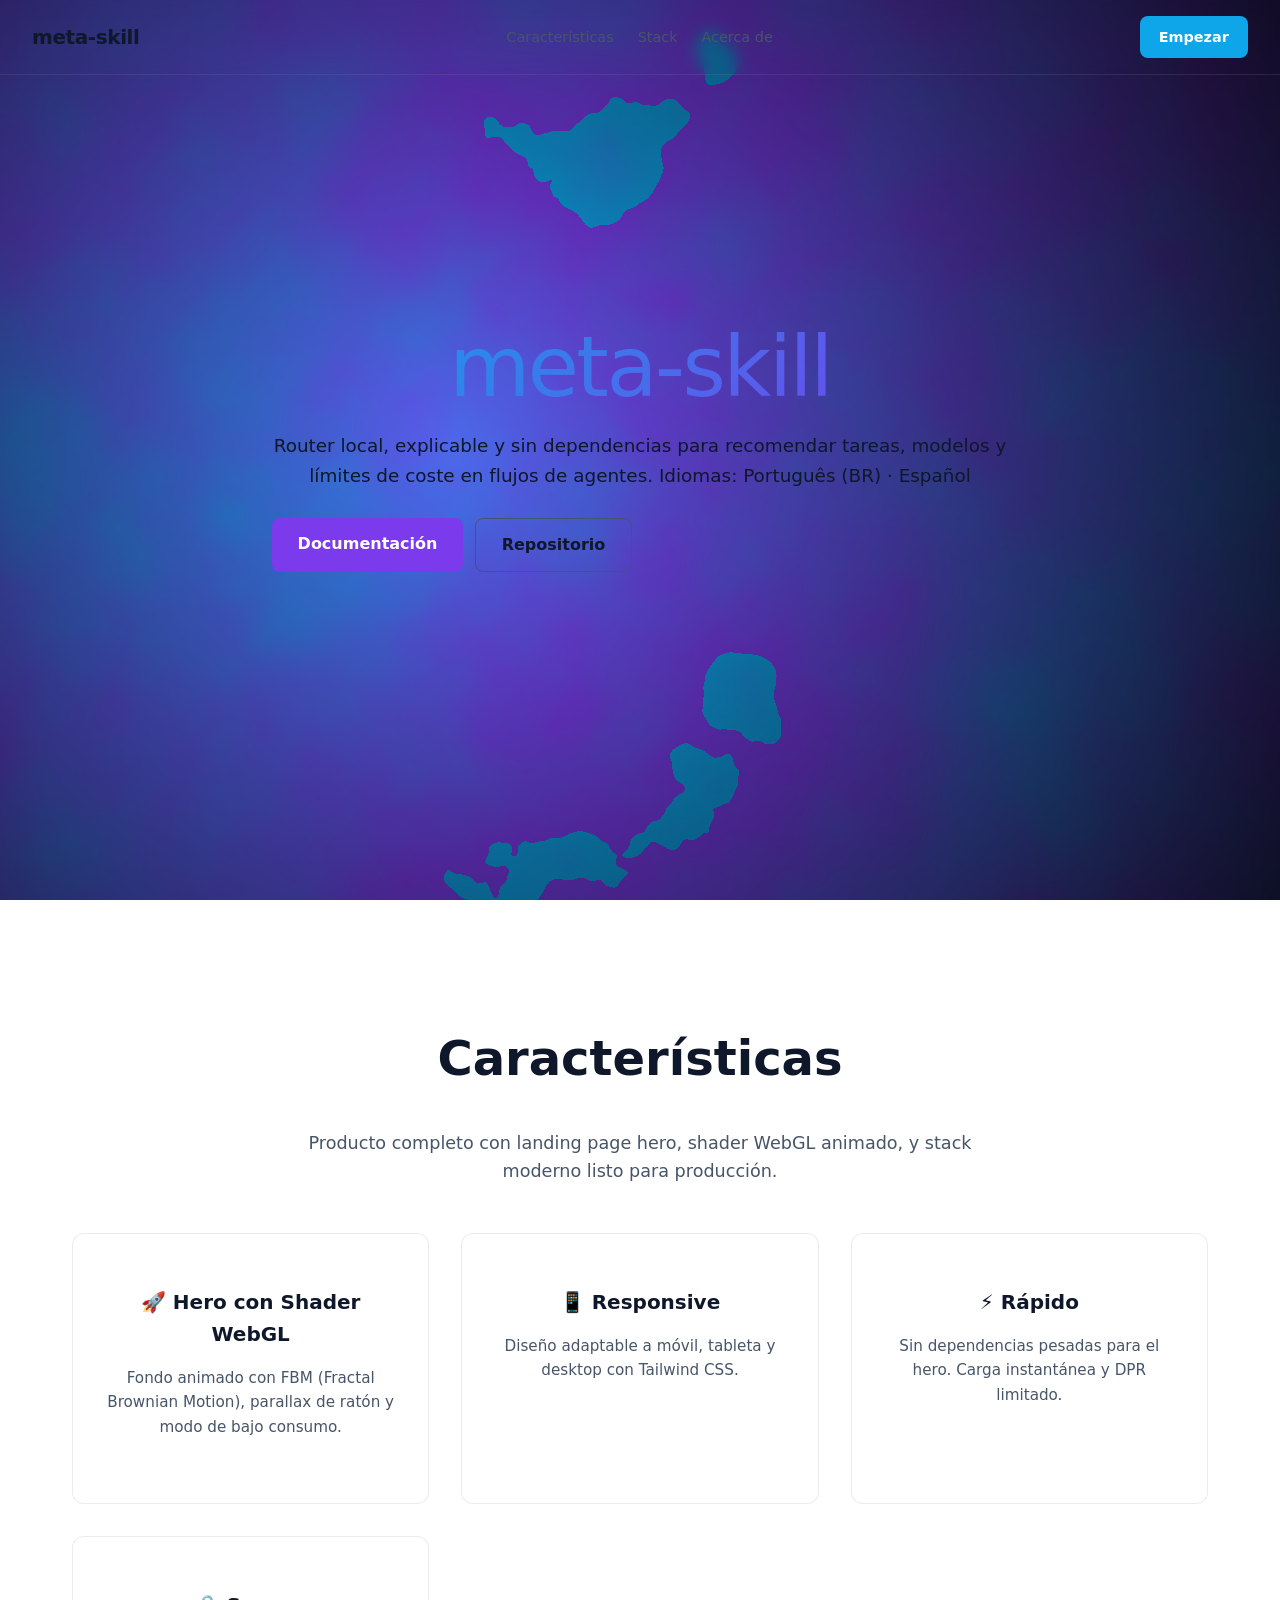
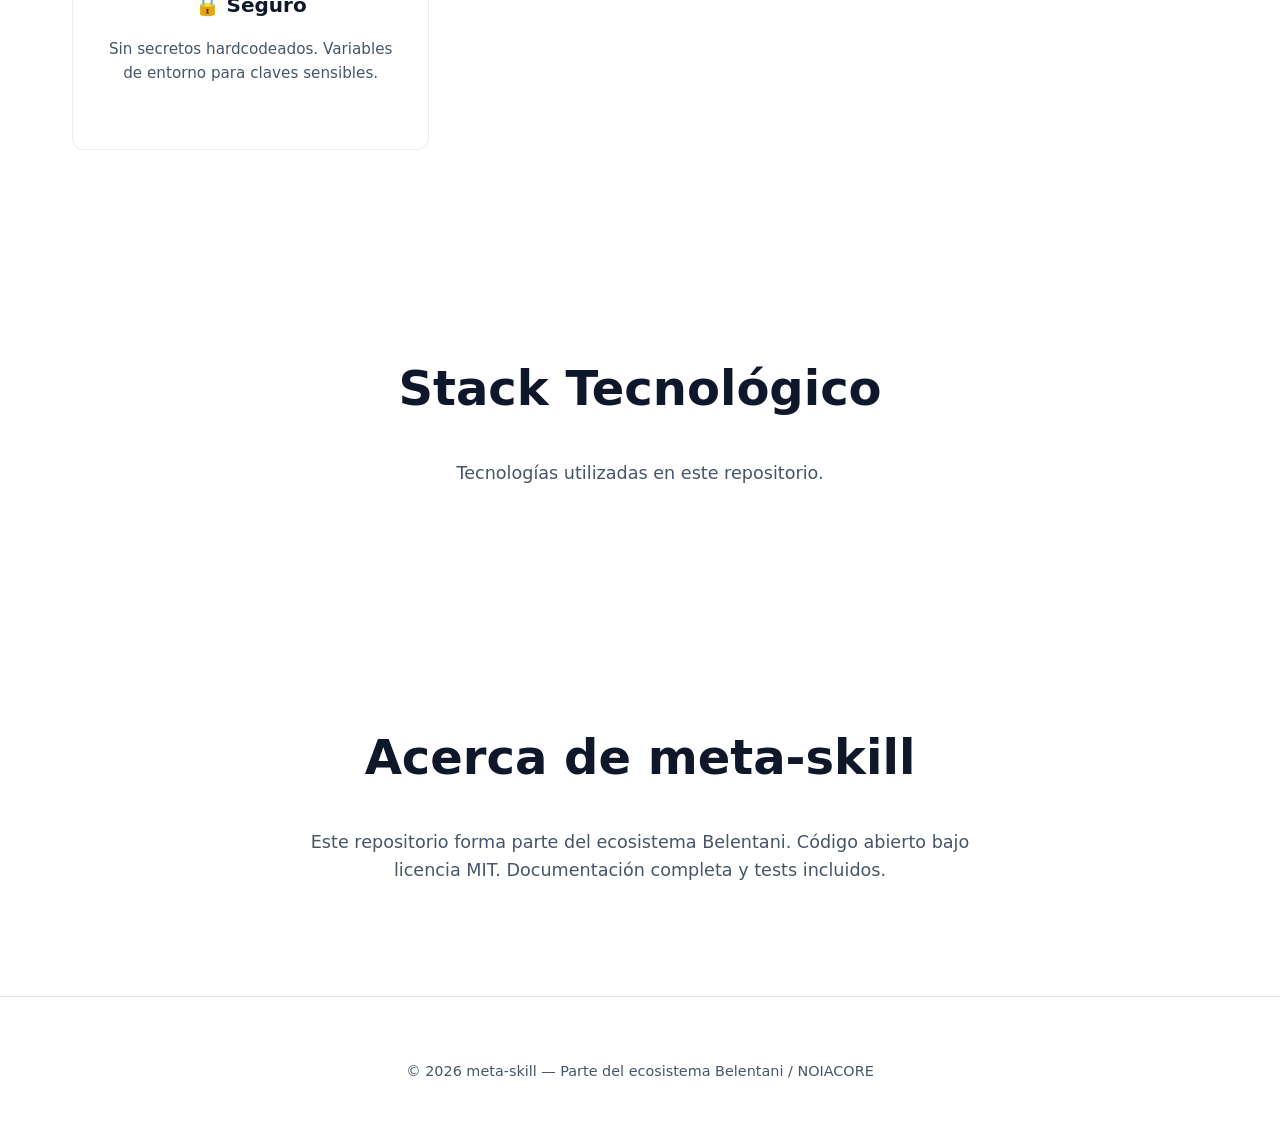
<file: index.html>
<!DOCTYPE html>
<html dir="ltr" lang="es">
<head>
  <meta charset="UTF-8">
  <meta name="viewport" content="width=device-width, initial-scale=1.0">
  <title>meta-skill · Meta-Skill · meta-herramienta para crear skills</title>
  <meta name="description" content="meta-skill Repositorio meta-skill — parte del ecosistema Belentani.. Información, recursos y contacto en un solo sitio, sin registro.">
  <link rel="stylesheet" href="hero.css">
  <meta name="theme-color" content="#0ea5e9">
  <link rel="manifest" href="/manifest.webmanifest">
  <script defer src="hero.js"></script>

<!-- repo-forge:head -->

<meta property="og:type" content="website">
<meta property="og:title" content="meta-skill — Repositorio meta-skill — parte del ecosistema Belentani">
<meta property="og:description" content="Una herramienta que se puede auditar: dice qué hace, lo hace, y deja rastro de lo que hizo.">
<meta property="og:image" content="brand/og-image.svg">
<meta name="twitter:card" content="summary_large_image">
<link rel="icon" href="assets/favicon.svg" type="image/svg+xml">
<link rel="stylesheet" href="assets/a11y.css">
<style id="hero-canvas-fit">
.hero-canvas{position:relative;width:100%;min-height:clamp(260px,52vh,640px);overflow:hidden}
.hero-canvas>canvas#hero-canvas{position:absolute;inset:0;width:100%;height:100%;display:block}
</style>
<meta name="color-scheme" content="light dark">
<meta name="robots" content="index,follow">
<meta property="og:locale" content="es_ES">
<meta name="twitter:title" content="meta-skill · Meta-Skill · meta-herramienta para crear skills">
<meta name="referrer" content="strict-origin-when-cross-origin">
<meta name="format-detection" content="telephone=no">
<meta name="apple-mobile-web-app-capable" content="yes">
</head>
<body>
<main>

  <nav class="nav" aria-label="Principal">
    <a href="#" class="logo">meta-skill</a>
    <ul class="nav-links">
      <li><a href="#features">Características</a></li>
      <li><a href="#stack">Stack</a></li>
      <li><a href="#about">Acerca de</a></li>
    </ul>
    <a href="#" class="cta">Empezar</a>
  </nav>

  <section class="hero">
    <div class="hero-canvas-wrapper">
      <canvas id="hero-canvas" aria-hidden="true" style="width:100%;height:100%;display:block"></canvas>
    </div>
    <div class="hero-overlay" id="react-hero">
      <h1>meta-skill</h1>
      <p>Repositorio meta-skill — parte del ecosistema Belentani</p>
      <div class="hero-actions">
        <a href="#features" class="btn-primary">Ver características</a>
        <a href="#stack" class="btn-secondary">Ver stack</a>
      </div>
    </div>
  </section>

  <section class="section" id="features">
    <h2>Características</h2>
    <p>Producto completo con landing page hero, shader WebGL animado, y stack moderno listo para producción.</p>
    <div class="grid">
      <div class="card">
        <h3>🚀 Hero con Shader WebGL</h3>
        <p>Fondo animado con FBM (Fractal Brownian Motion), parallax de ratón y modo de bajo consumo.</p>
      </div>
      <div class="card">
        <h3>📱 Responsive</h3>
        <p>Diseño adaptable a móvil, tableta y desktop con Tailwind CSS.</p>
      </div>
      <div class="card">
        <h3>⚡ Rápido</h3>
        <p>Sin dependencias pesadas para el hero. Carga instantánea y DPR limitado.</p>
      </div>
      <div class="card">
        <h3>🔒 Seguro</h3>
        <p>Sin secretos hardcodeados. Variables de entorno para claves sensibles.</p>
      </div>
    </div>
  </section>

  <section class="section" id="stack">
    <h2>Stack Tecnológico</h2>
    <p>Tecnologías utilizadas en este repositorio.</p>
    <ul class="stack-list">
      
    </ul>
  </section>

  <section class="section" id="about">
    <h2>Acerca de meta-skill</h2>
    <p>Este repositorio forma parte del ecosistema Belentani. Código abierto bajo licencia MIT. Documentación completa y tests incluidos.</p>
  </section>

  </main>
<footer>
    <p>© 2026 meta-skill — Parte del ecosistema Belentani / NOIACORE</p>
  </footer>

  <script>
    document.addEventListener('DOMContentLoaded', function () {
      window.initHeroShader('hero-canvas', '#0ea5e9', '#7c3aed');
    });
  </script>
<!-- page-fix:1 -->
<script type="application/json" id="hero-data">
{
  "eyebrow": "",
  "title": "meta-skill",
  "subtitle": "Router local, explicable y sin dependencias para recomendar tareas, modelos y límites de coste en flujos de agentes. Idiomas: Português (BR) · Español",
  "install": "",
  "docsHref": "docs.html",
  "repoHref": "https://github.com/belentani7/meta-skill",
  "demoHref": "",
  "chips": []
}
</script>
<script src="site-hero.js" defer></script>
</body>
</html>
</file>
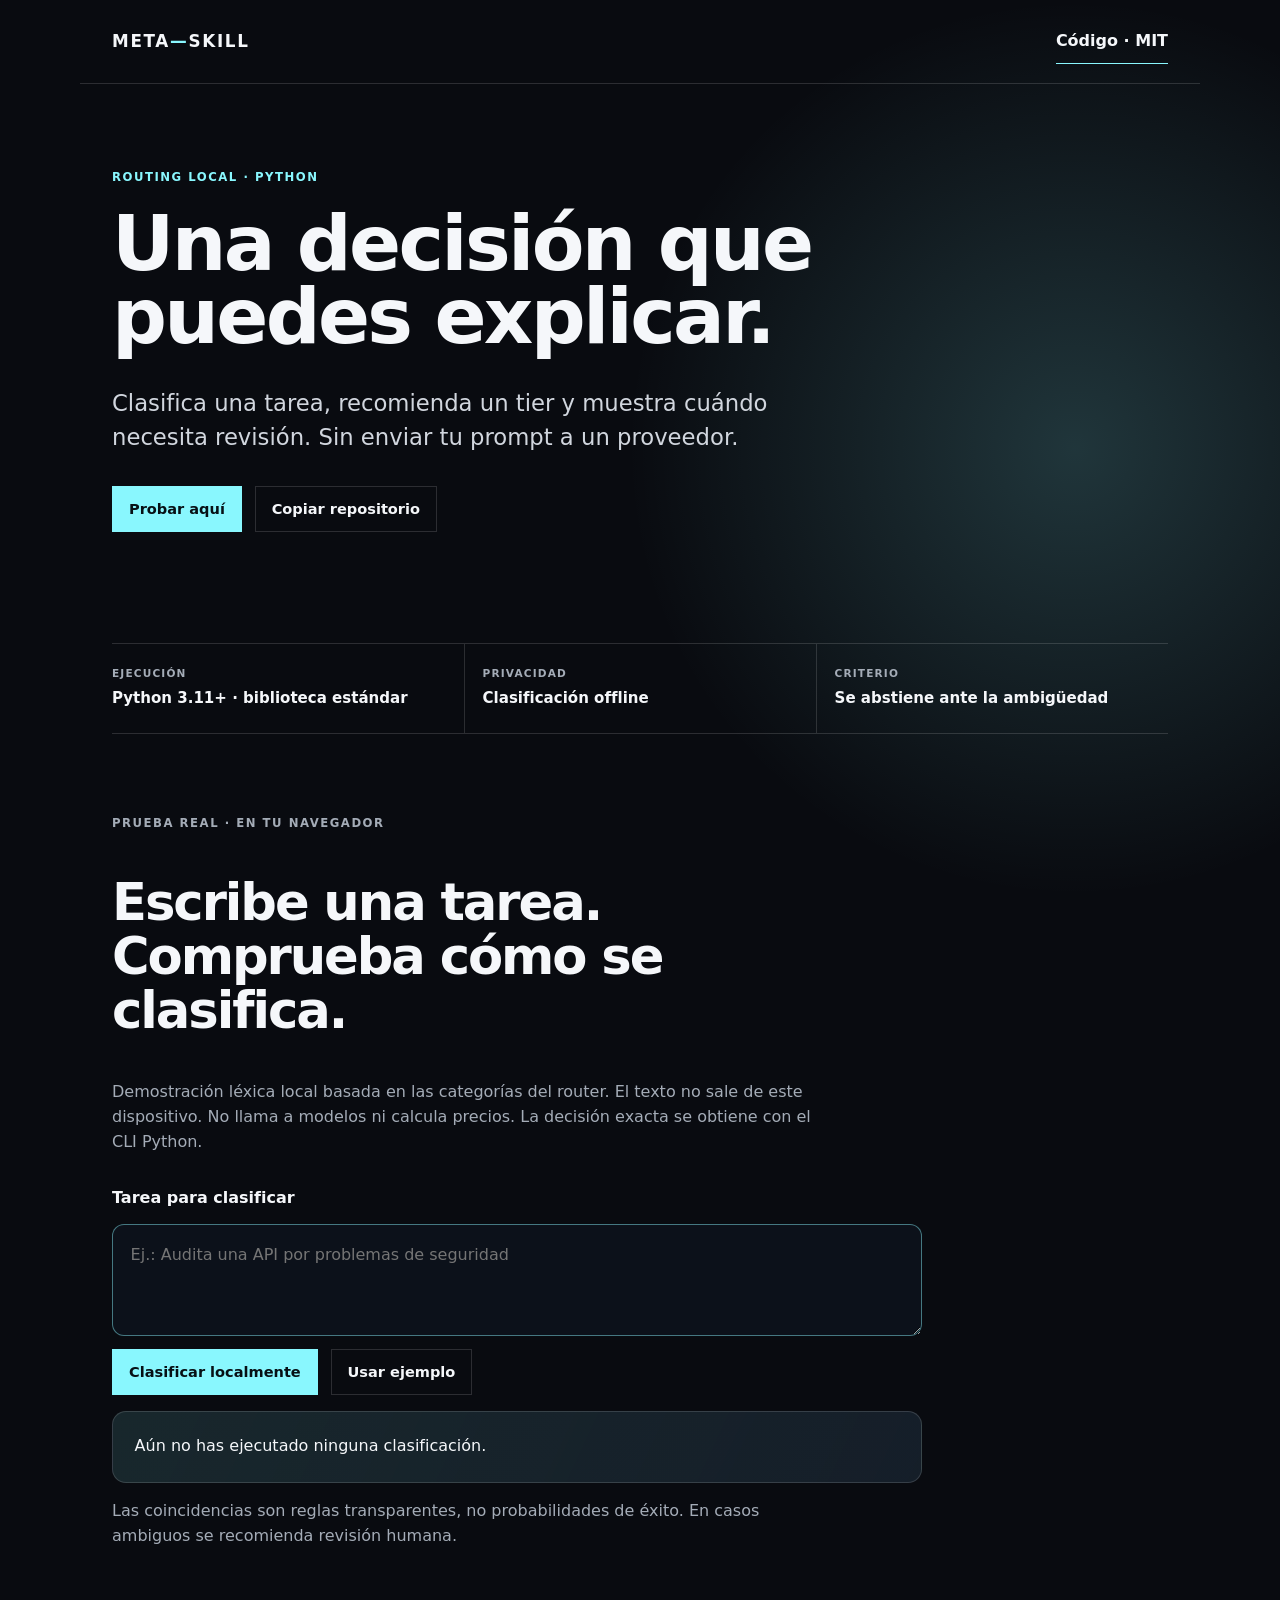
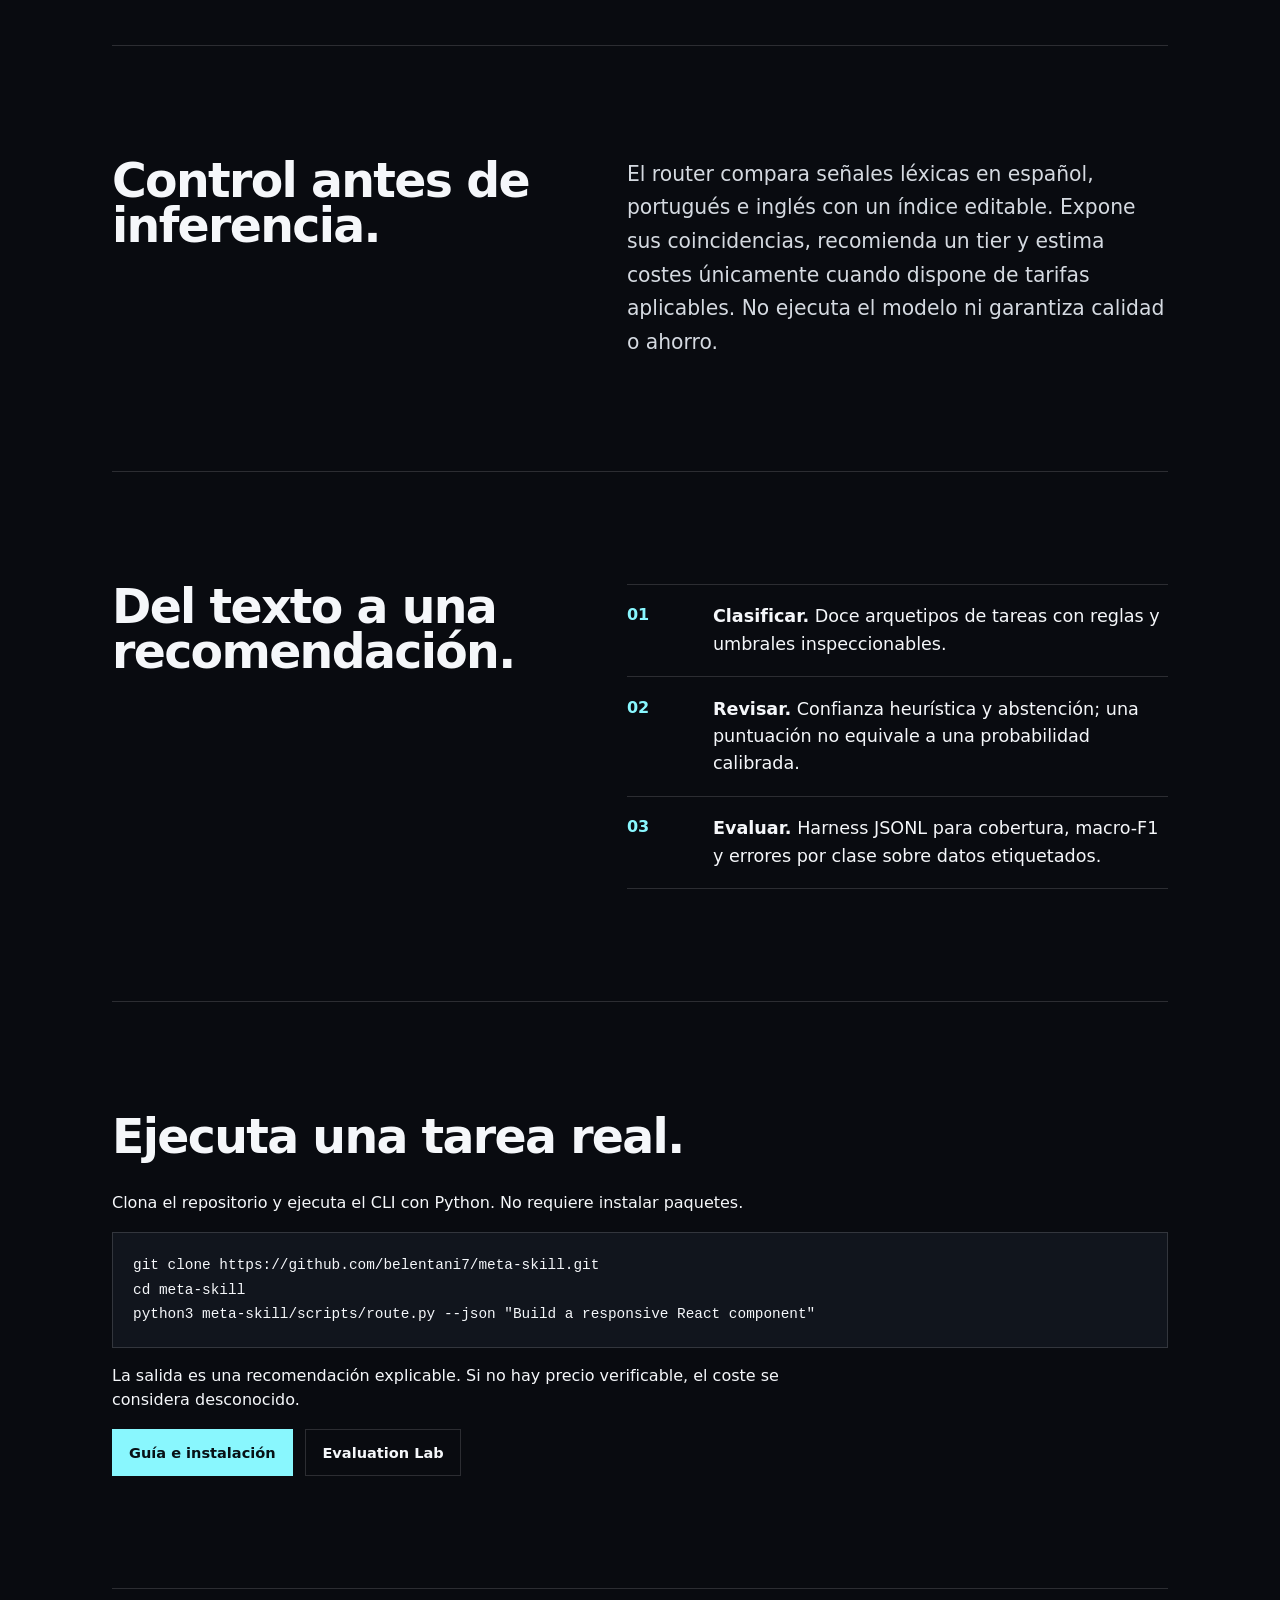
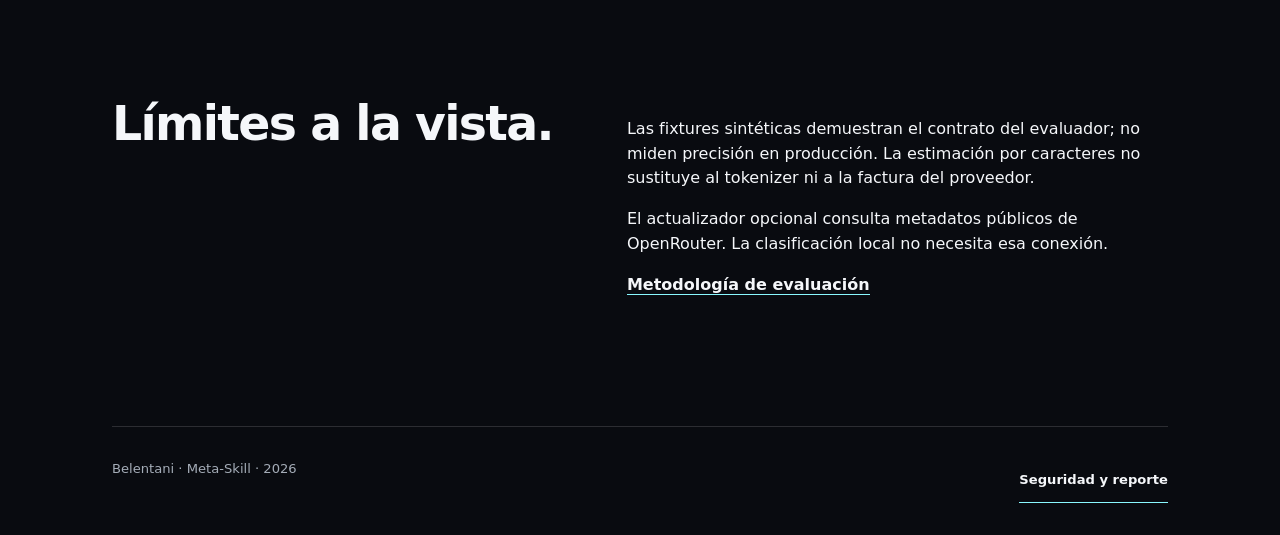
<file: docs/index.html>
<!doctype html>
<html dir="ltr" lang="es">
<head>
<meta charset="utf-8"><meta name="viewport" content="width=device-width, initial-scale=1">
<title>Meta-Skill · Routing local y evaluación explicable</title>
<meta name="description" content="Router local sin dependencias para recomendar tareas y modelos. Criterios explícitos, abstención y evaluación reproducible, sin enviar tu prompt a una API.">
<meta name="theme-color" content="#090b10">
<meta property="og:title" content="Meta-Skill · Routing local y evaluación explicable">
<meta property="og:description" content="Recomendaciones offline, incertidumbre visible y evaluación reproducible."><meta property="og:type" content="website">
<link rel="icon" href="favicon.svg" type="image/svg+xml"><link rel="stylesheet" href="site.css"><script defer src="site.js"></script>
<meta name="color-scheme" content="light dark">
<meta name="robots" content="index,follow">
<meta name="twitter:card" content="summary_large_image">
<meta property="og:locale" content="es_ES">
<meta name="twitter:title" content="Meta-Skill · Routing local y evaluación explicable">
<meta name="referrer" content="strict-origin-when-cross-origin">
<meta name="format-detection" content="telephone=no">
<meta name="apple-mobile-web-app-capable" content="yes">

  <link rel="canonical" href="https://github.com/belentani7/meta-skill/docs/index.html" />
<meta property="og:url" content="https://github.com/belentani7/meta-skill/docs/index.html" />
<meta name="twitter:description" content="Router local sin dependencias para recomendar tareas y modelos. Criterios explícitos, abstención y evaluación reproducible, sin enviar tu prompt a una API." />
</head>
<body>
<a class="skip-link" href="#main">Saltar al contenido</a>
<header class="site-header"><a class="brand" href="./">META<span>—</span>SKILL</a><a class="source-link" href="https://github.com/belentani7/meta-skill">Código · MIT</a></header>
<main id="main">
<section class="hero" aria-labelledby="title"><p class="eyebrow">ROUTING LOCAL · PYTHON</p><h1 id="title">Una decisión que puedes explicar.</h1><p class="lede">Clasifica una tarea, recomienda un tier y muestra cuándo necesita revisión. Sin enviar tu prompt a un proveedor.</p><div class="actions"><a class="button button-primary" href="#demo">Probar aquí</a><button class="button button-secondary" type="button" data-copy-url="https://github.com/belentani7/meta-skill">Copiar repositorio</button></div><p class="copy-status" role="status" aria-live="polite"></p></section>
<div class="facts" aria-label="Características"><div><span>EJECUCIÓN</span><strong>Python 3.11+ · biblioteca estándar</strong></div><div><span>PRIVACIDAD</span><strong>Clasificación offline</strong></div><div><span>CRITERIO</span><strong>Se abstiene ante la ambigüedad</strong></div></div>
<section class="route-lab" id="demo" aria-labelledby="demo-title">
  <p class="eyebrow">PRUEBA REAL · EN TU NAVEGADOR</p>
  <h2 id="demo-title">Escribe una tarea. Comprueba cómo se clasifica.</h2>
  <p>Demostración léxica local basada en las categorías del router. El texto no sale de este dispositivo. No llama a modelos ni calcula precios. La decisión exacta se obtiene con el CLI Python.</p>
  <form id="route-form">
    <label for="route-input">Tarea para clasificar</label>
    <textarea id="route-input" name="task" rows="3" maxlength="3000" required placeholder="Ej.: Audita una API por problemas de seguridad"></textarea>
    <div class="route-actions"><button class="button button-primary" type="submit">Clasificar localmente</button><button class="button button-secondary" id="route-example" type="button">Usar ejemplo</button></div>
  </form>
  <output id="route-output" role="status" aria-live="polite">Aún no has ejecutado ninguna clasificación.</output>
  <p class="route-note">Las coincidencias son reglas transparentes, no probabilidades de éxito. En casos ambiguos se recomienda revisión humana.</p>
</section>
<section class="overview" aria-labelledby="scope"><div class="section-heading"><h2 id="scope">Control antes de inferencia.</h2></div><p>El router compara señales léxicas en español, portugués e inglés con un índice editable. Expone sus coincidencias, recomienda un tier y estima costes únicamente cuando dispone de tarifas aplicables. No ejecuta el modelo ni garantiza calidad o ahorro.</p></section>
<section class="highlights" aria-labelledby="flow"><div class="section-heading"><h2 id="flow">Del texto a una recomendación.</h2></div><ol><li><span>01</span><p><strong>Clasificar.</strong> Doce arquetipos de tareas con reglas y umbrales inspeccionables.</p></li><li><span>02</span><p><strong>Revisar.</strong> Confianza heurística y abstención; una puntuación no equivale a una probabilidad calibrada.</p></li><li><span>03</span><p><strong>Evaluar.</strong> Harness JSONL para cobertura, macro-F1 y errores por clase sobre datos etiquetados.</p></li></ol></section>
<section class="next" id="start" aria-labelledby="start-title"><h2 id="start-title">Ejecuta una tarea real.</h2><p>Clona el repositorio y ejecuta el CLI con Python. No requiere instalar paquetes.</p><pre><code>git clone https://github.com/belentani7/meta-skill.git
cd meta-skill
python3 meta-skill/scripts/route.py --json "Build a responsive React component"</code></pre><p>La salida es una recomendación explicable. Si no hay precio verificable, el coste se considera desconocido.</p><div class="actions"><a class="button button-primary" href="https://github.com/belentani7/meta-skill#readme">Guía e instalación</a><a class="button button-secondary" href="https://github.com/belentani7/meta-skill/tree/main/evaluation-lab">Evaluation Lab</a></div></section>
<section class="overview" aria-labelledby="limits"><div class="section-heading"><h2 id="limits">Límites a la vista.</h2></div><div><p>Las fixtures sintéticas demuestran el contrato del evaluador; no miden precisión en producción. La estimación por caracteres no sustituye al tokenizer ni a la factura del proveedor.</p><p>El actualizador opcional consulta metadatos públicos de OpenRouter. La clasificación local no necesita esa conexión.</p><p><a class="text-link" href="https://github.com/belentani7/meta-skill/blob/main/evaluation-lab/METHODOLOGY.md">Metodología de evaluación</a></p></div></section>
</main><footer><span>Belentani · Meta-Skill · <span id="year">2026</span></span><a class="text-link" href="https://github.com/belentani7/meta-skill/blob/main/SECURITY.md">Seguridad y reporte</a></footer>
</body></html>
</file>
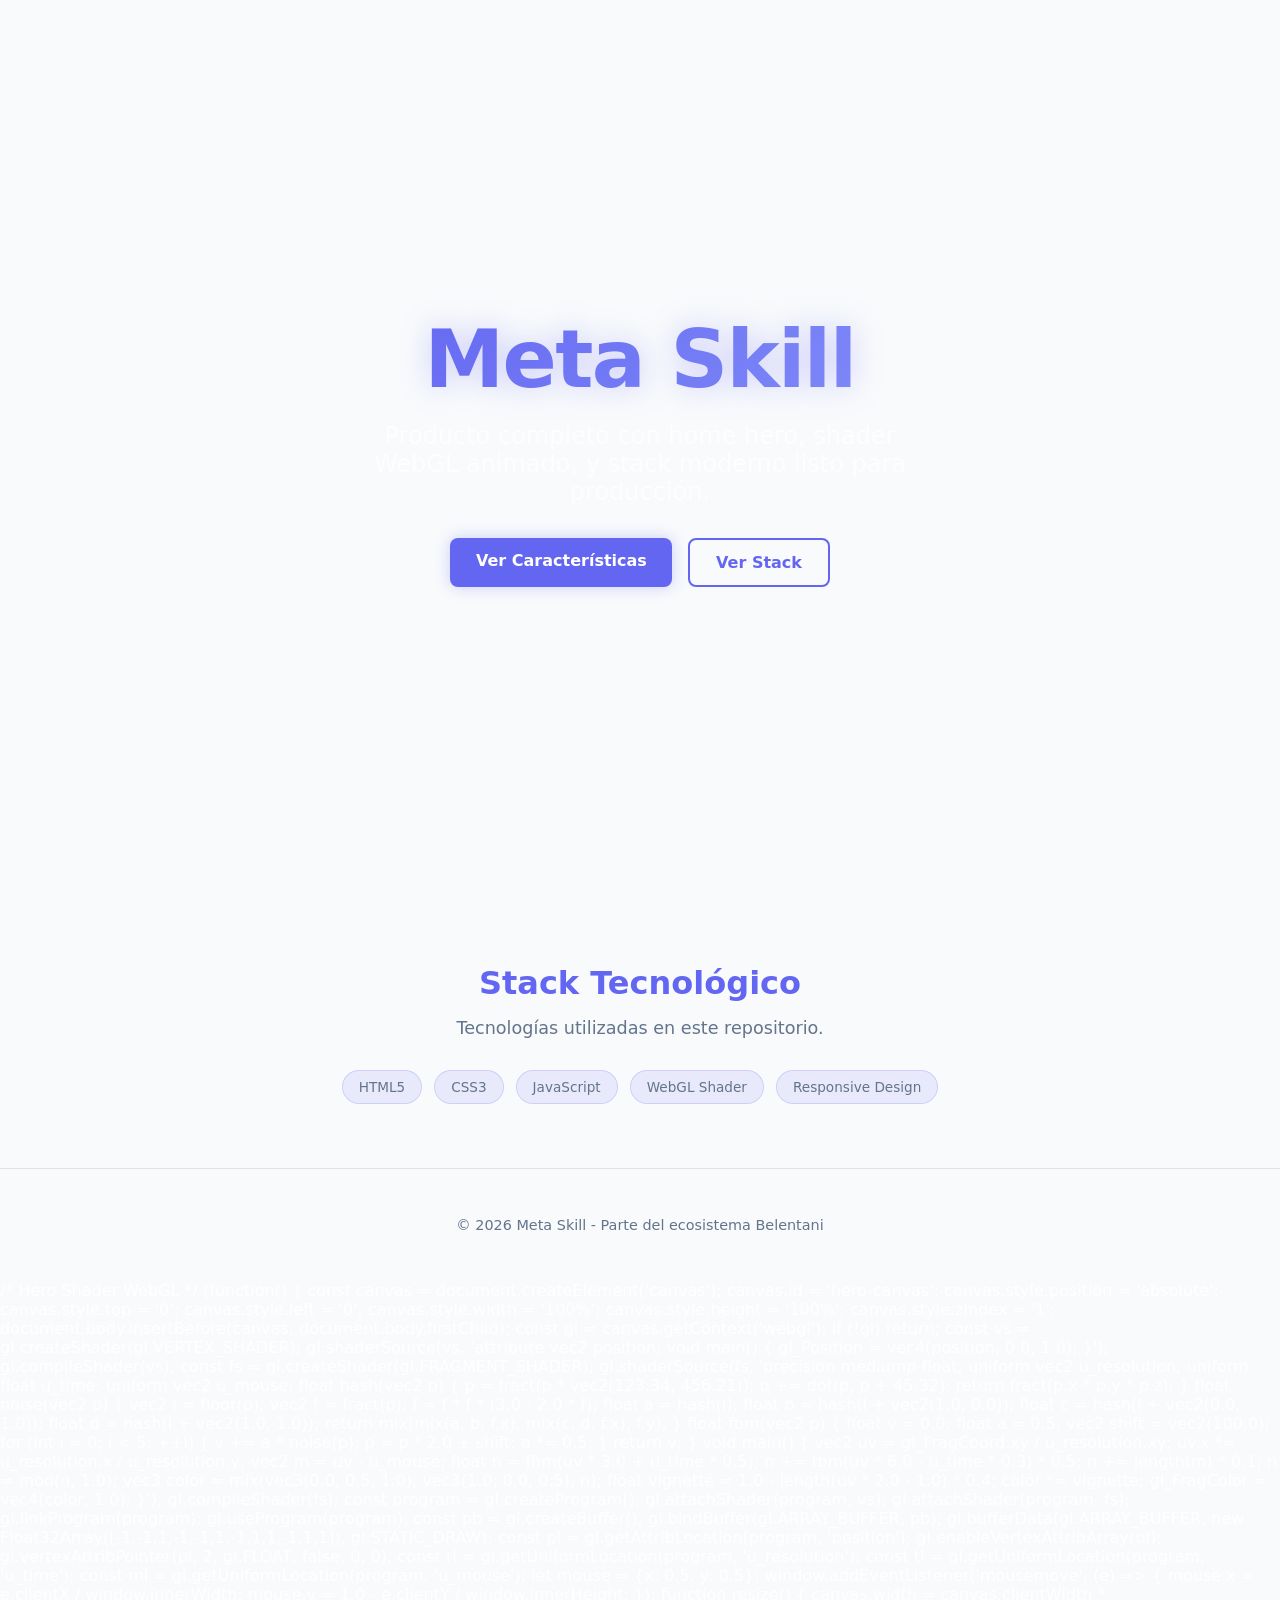
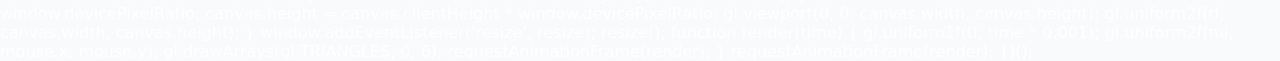
<file: site/index.html>
<!DOCTYPE html>
<html dir="ltr" lang="es">
<head>
  <meta charset="UTF-8">
  <meta name="viewport" content="width=device-width, initial-scale=1.0">
  <meta name="description" content="Meta Skill Producto completo con home hero, shader WebGL animado, y stack moderno listo para producción.">
  <title>Meta Skill · Meta-Skill · site</title>
  <link rel="theme-color" content="#6366f1">
  <style>/* Hero Shader */
:root {
  --primary: #6366f1;
  --secondary: #818cf8;
  --bg: #f8fafc;
  --accent: #4f46e5;
  --glow: 0 0 15px rgba(99, 102, 241, 0.3);
}
* {
  box-sizing: border-box;
  margin: 0;
  padding: 0;
}
body {
  margin: 0;
  padding: 0;
  background: var(--bg);
  color: #ffffff;
  font-family: system-ui, -apple-system, sans-serif;
  overflow-x: hidden;
}
.hero {
  position: relative;
  width: 100vw;
  height: 100vh;
  display: flex;
  flex-direction: column;
  justify-content: center;
  align-items: center;
  background: var(--bg);
  overflow: hidden;
}
.hero-canvas {
  position: absolute;
  top: 0;
  left: 0;
  width: 100%;
  height: 100%;
  z-index: 1;
}
.hero-overlay {
  position: relative;
  z-index: 10;
  text-align: center;
  padding: 2rem;
}
.hero h1 {
  font-size: clamp(2.5rem, 8vw, 5rem);
  font-weight: 800;
  margin-bottom: 1rem;
  letter-spacing: -0.02em;
  background: linear-gradient(135deg, var(--primary), var(--secondary));
  -webkit-background-clip: text;
  -webkit-text-fill-color: transparent;
  background-clip: text;
  filter: drop-shadow(0 0 15px rgba(99, 102, 241, 0.3));
  animation: pulse 3s ease-in-out infinite;
}
.hero p {
  font-size: clamp(1.1rem, 3vw, 1.5rem);
  color: rgba(255,255,255,0.7);
  margin-bottom: 2rem;
  max-width: 600px;
  margin-left: auto;
  margin-right: auto;
}
.hero-actions {
  display: flex;
  gap: 1rem;
  justify-content: center;
  flex-wrap: wrap;
}
.btn-primary {
  background: var(--primary);
  color: #ffffff;
  padding: 0.8rem 1.6rem;
  border-radius: 0.5rem;
  font-weight: 600;
  text-decoration: none;
  font-size: 1rem;
  border: none;
  cursor: pointer;
  box-shadow: 0 0 15px rgba(99, 102, 241, 0.3);
}
.btn-primary:hover {
  transform: translateY(-2px);
  opacity: 0.9;
  filter: brightness(1.1);
}
.btn-secondary {
  background: transparent;
  color: var(--primary);
  padding: 0.8rem 1.6rem;
  border-radius: 0.5rem;
  font-weight: 600;
  text-decoration: none;
  font-size: 1rem;
  border: 2px solid var(--primary);
  cursor: pointer;
  transition: all 0.3s ease;
}
.btn-secondary:hover {
  background: var(--primary);
  color: #ffffff;
}
@keyframes pulse {
  0%, 100% { opacity: 1; transform: scale(1); }
  50% { opacity: 0.8; transform: scale(1.05); }
}
@media (max-width: 768px) {
  .hero h1 { font-size: 2rem; }
  .hero p { font-size: 1rem; }
  .hero-actions { flex-direction: column; align-items: center; }
  .btn-primary, .btn-secondary { width: 100%; max-width: 250px; text-align: center; }
}
@media (prefers-reduced-motion: reduce) {
  .hero { animation: none; }
  .hero h1 { animation: none; }
}
section {
  padding: 4rem 2rem;
  max-width: 1200px;
  margin: 0 auto;
}
section h2 {
  font-size: 2rem;
  margin-bottom: 1rem;
  color: var(--primary);
  text-align: center;
}
section p {
  font-size: 1.1rem;
  color: #64748b;
  max-width: 700px;
  margin: 0 auto 2rem;
  text-align: center;
}
.stack-list {
  display: flex;
  flex-wrap: wrap;
  gap: 0.75rem;
  justify-content: center;
  list-style: none;
  padding: 0;
}
.stack-list li {
  background: rgba(99, 102, 241, 0.1);
  border: 1px solid rgba(99, 102, 241, 0.2);
  border-radius: 2rem;
  padding: 0.5rem 1rem;
  font-size: 0.85rem;
  color: #64748b;
}
footer {
  padding: 3rem 2rem;
  border-top: 1px solid rgba(128, 128, 128, 0.2);
  text-align: center;
  color: #64748b;
  font-size: 0.9rem;
}
@media (max-width: 768px) {
  .hero { min-height: 80vh; }
  .hero h1 { font-size: 2rem; }
  .hero p { font-size: 1rem; }
  .hero-actions { flex-direction: column; align-items: center; }
  .btn-primary, .btn-secondary { width: 100%; max-width: 250px; text-align: center; }
  section { padding: 2rem 1rem; }
}
</style>
<meta property="og:type" content="website">
<meta property="og:title" content="Meta Skill · Meta-Skill · site">
<meta property="og:description" content="Meta Skill Producto completo con home hero, shader WebGL animado, y stack moderno listo para producción.">
<meta property="og:image" content="brand/og-image.svg">
<meta name="twitter:card" content="summary_large_image">
<link rel="icon" href="assets/favicon.svg" type="image/svg+xml">
<meta name="theme-color" content="#0b0b0f">
<meta name="color-scheme" content="light dark">
<meta name="robots" content="index,follow">
<meta property="og:locale" content="es_ES">
<meta name="twitter:title" content="Meta Skill · Meta-Skill · site">
<meta name="referrer" content="strict-origin-when-cross-origin">
<meta name="format-detection" content="telephone=no">
<meta name="apple-mobile-web-app-capable" content="yes">
</head>
<body>
<main>

  <section class="hero">
    <div class="hero-canvas"></div>
    <div class="hero-overlay">
      <h1>Meta Skill</h1>
      <p>Producto completo con home hero, shader WebGL animado, y stack moderno listo para producción.</p>
      <div class="hero-actions">
        <a href="#" class="btn-primary">Ver Características</a>
        <a href="#stack" class="btn-secondary">Ver Stack</a>
      </div>
    </div>
  </section>
  <section id="stack">
    <h2>Stack Tecnológico</h2>
    <p>Tecnologías utilizadas en este repositorio.</p>
    <ul class="stack-list">
      <li>HTML5</li>
      <li>CSS3</li>
      <li>JavaScript</li>
      <li>WebGL Shader</li>
      <li>Responsive Design</li>
    </ul>
  </section>
  </main>
<footer><p>© 2026 Meta Skill - Parte del ecosistema Belentani</p></footer>
/* Hero Shader WebGL */
(function() {
  const canvas = document.createElement('canvas');
  canvas.id = 'hero-canvas';
  canvas.style.position = 'absolute';
  canvas.style.top = '0';
  canvas.style.left = '0';
  canvas.style.width = '100%';
  canvas.style.height = '100%';
  canvas.style.zIndex = '1';
  document.body.insertBefore(canvas, document.body.firstChild);
  const gl = canvas.getContext('webgl');
  if (!gl) return;
  const vs = gl.createShader(gl.VERTEX_SHADER);
  gl.shaderSource(vs, 'attribute vec2 position; void main() { gl_Position = vec4(position, 0.0, 1.0); }');
  gl.compileShader(vs);
  const fs = gl.createShader(gl.FRAGMENT_SHADER);
  gl.shaderSource(fs, 'precision mediump float; uniform vec2 u_resolution; uniform float u_time; uniform vec2 u_mouse; float hash(vec2 p) { p = fract(p * vec2(123.34, 456.21)); p += dot(p, p + 45.32); return fract(p.x * p.y * p.z); } float noise(vec2 p) { vec2 i = floor(p); vec2 f = fract(p); f = f * f * (3.0 - 2.0 * f); float a = hash(i); float b = hash(i + vec2(1.0, 0.0)); float c = hash(i + vec2(0.0, 1.0)); float d = hash(i + vec2(1.0, 1.0)); return mix(mix(a, b, f.x), mix(c, d, f.x), f.y); } float fbm(vec2 p) { float v = 0.0; float a = 0.5; vec2 shift = vec2(100.0); for (int i = 0; i < 5; ++i) { v += a * noise(p); p = p * 2.0 + shift; a *= 0.5; } return v; } void main() { vec2 uv = gl_FragCoord.xy / u_resolution.xy; uv.x *= u_resolution.x / u_resolution.y; vec2 m = uv - u_mouse; float n = fbm(uv * 3.0 + u_time * 0.5); n += fbm(uv * 6.0 - u_time * 0.3) * 0.5; n += length(m) * 0.1; n = mod(n, 1.0); vec3 color = mix(vec3(0.0, 0.5, 1.0), vec3(1.0, 0.0, 0.5), n); float vignette = 1.0 - length(uv * 2.0 - 1.0) * 0.4; color *= vignette; gl_FragColor = vec4(color, 1.0); }');
  gl.compileShader(fs);
  const program = gl.createProgram();
  gl.attachShader(program, vs);
  gl.attachShader(program, fs);
  gl.linkProgram(program);
  gl.useProgram(program);
  const pb = gl.createBuffer();
  gl.bindBuffer(gl.ARRAY_BUFFER, pb);
  gl.bufferData(gl.ARRAY_BUFFER, new Float32Array([-1,-1,1,-1,-1,1,-1,1,1,-1,1,1]), gl.STATIC_DRAW);
  const pl = gl.getAttribLocation(program, 'position');
  gl.enableVertexAttribArray(pl);
  gl.vertexAttribPointer(pl, 2, gl.FLOAT, false, 0, 0);
  const rl = gl.getUniformLocation(program, 'u_resolution');
  const tl = gl.getUniformLocation(program, 'u_time');
  const ml = gl.getUniformLocation(program, 'u_mouse');
  let mouse = {x: 0.5, y: 0.5};
  window.addEventListener('mousemove', (e) => { mouse.x = e.clientX / window.innerWidth; mouse.y = 1.0 - e.clientY / window.innerHeight; });
  function resize() { canvas.width = canvas.clientWidth * window.devicePixelRatio; canvas.height = canvas.clientHeight * window.devicePixelRatio; gl.viewport(0, 0, canvas.width, canvas.height); gl.uniform2f(rl, canvas.width, canvas.height); }
  window.addEventListener('resize', resize);
  resize();
  function render(time) { gl.uniform1f(tl, time * 0.001); gl.uniform2f(ml, mouse.x, mouse.y); gl.drawArrays(gl.TRIANGLES, 0, 6); requestAnimationFrame(render); }
  requestAnimationFrame(render);
})();
<!-- page-fix:1 -->
</body>
</html>
</file>
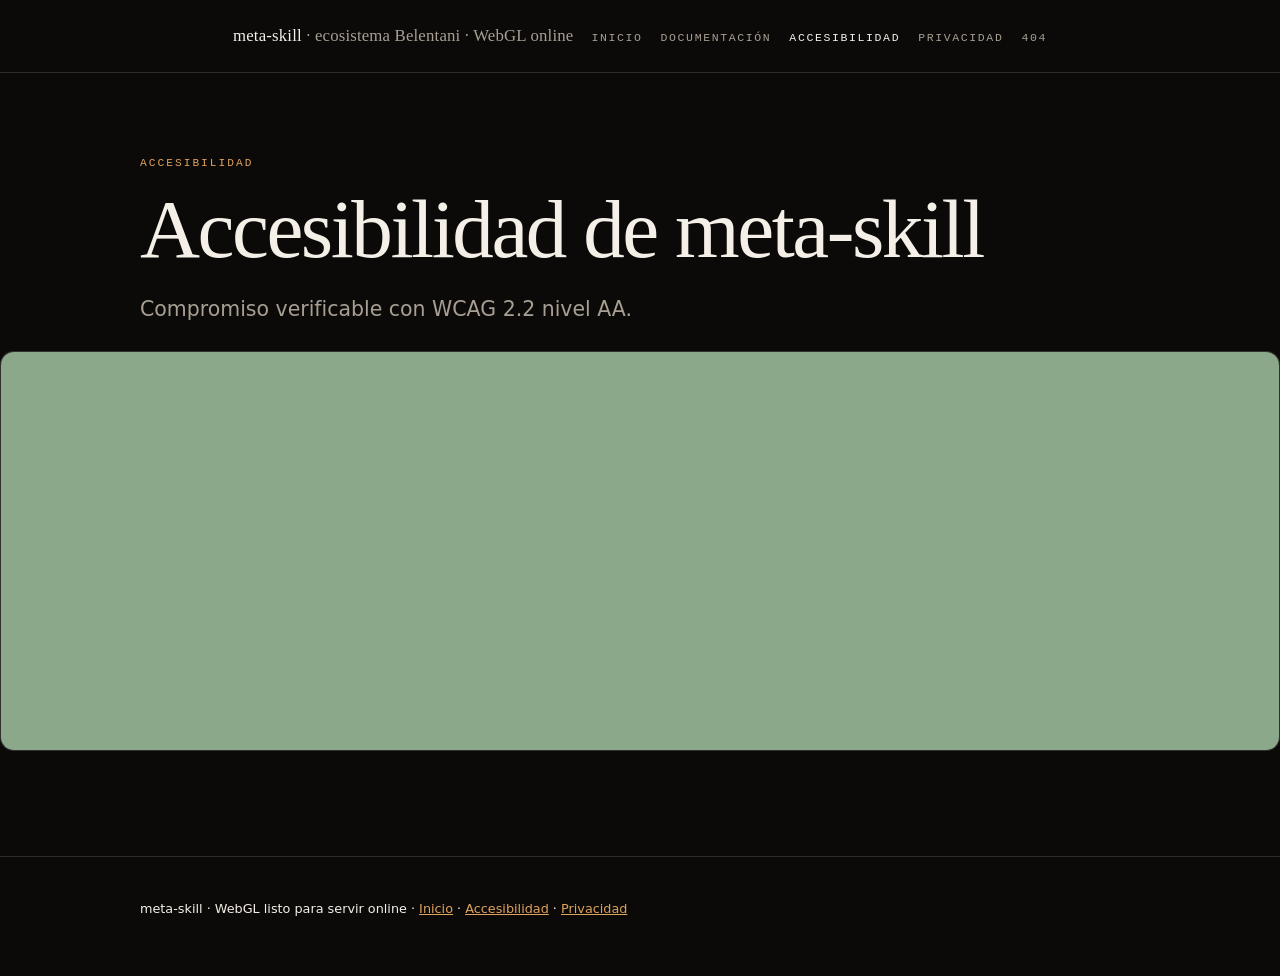
<file: accesibilidad.html>
<!DOCTYPE html>
<html dir="ltr" lang="es">
<head>
<meta charset="UTF-8">
<meta name="viewport" content="width=device-width, initial-scale=1.0">
<title>meta-skill</title>
<meta name="description" content="Meta-Skill 🇧🇷">
<meta name="generator" content="repo-completo-final-v1">
<meta property="og:title" content="meta-skill">
<meta property="og:description" content="Meta-Skill 🇧🇷">
<meta property="og:type" content="website">
<link rel="icon" href="data:image/svg+xml,%3Csvg xmlns='http://www.w3.org/2000/svg' viewBox='0 0 32 32'%3E%3Crect width='32' height='32' rx='7' fill='%230b0a09'/%3E%3Ccircle cx='16' cy='16' r='7' fill='%234659a6'/%3E%3C/svg%3E">
<style>
:root{--bg:#0b0a09;--bg2:#131110;--ink:#f4efe7;--dim:#a89f92;--accent:#e0a35c;
--accent2:#7fa88b;--line:rgba(244,239,231,.14);--serif:"Iowan Old Style","Palatino Linotype",Palatino,Georgia,serif;
--sans:ui-sans-serif,"Segoe UI",Inter,system-ui,-apple-system,sans-serif;
--mono:ui-monospace,"Cascadia Mono",Consolas,monospace;--measure:62ch;--radius:14px}
*{box-sizing:border-box}
html{scroll-behavior:smooth}
body{margin:0;background:var(--bg);color:var(--ink);font-family:var(--sans);line-height:1.65;
-webkit-font-smoothing:antialiased}
.wrap{max-width:1080px;margin:0 auto;padding:0 clamp(18px,4vw,40px);position:relative;z-index:1}
a{color:var(--accent)}
a:focus-visible,button:focus-visible{outline:3px solid var(--accent2);outline-offset:3px;border-radius:6px}
.skip{position:absolute;left:-9999px;top:0;background:var(--accent);color:#12100e;padding:10px 16px;z-index:9}
.skip:focus{left:12px;top:12px}
header.site{border-bottom:1px solid var(--line);padding:22px 0;display:flex;gap:18px;
align-items:baseline;justify-content:space-between;flex-wrap:wrap}
.brand{font-family:var(--serif);font-size:1.05rem;letter-spacing:.01em}
.brand span{color:var(--dim)}
nav.site{display:flex;gap:18px;flex-wrap:wrap;font-family:var(--mono);font-size:.72rem;
letter-spacing:.14em;text-transform:uppercase}
nav.site a{color:var(--dim);text-decoration:none}
nav.site a:hover,nav.site a[aria-current=page]{color:var(--ink)}
main{padding:clamp(48px,9vh,104px) 0}
.eyebrow{font-family:var(--mono);font-size:.7rem;letter-spacing:.18em;text-transform:uppercase;
color:var(--accent);margin:0 0 18px}
h1{font-family:var(--serif);font-size:clamp(2.4rem,7vw,5.2rem);line-height:.95;
letter-spacing:-.03em;margin:0 0 24px;font-weight:500;text-wrap:balance}
h2{font-family:var(--serif);font-size:clamp(1.4rem,3vw,2.1rem);line-height:1.15;
letter-spacing:-.02em;margin:64px 0 18px;font-weight:500}
h3{font-size:1.02rem;margin:28px 0 10px;letter-spacing:-.01em}
p,li{max-width:var(--measure);color:var(--ink)}
.lead{font-size:clamp(1.05rem,2vw,1.28rem);color:var(--dim);max-width:56ch}
hr{border:0;border-top:1px solid var(--line);margin:clamp(40px,8vh,80px) 0}
.grid{display:grid;grid-template-columns:repeat(auto-fit,minmax(240px,1fr));gap:1px;
background:var(--line);border:1px solid var(--line);border-radius:var(--radius);overflow:hidden;margin:32px 0}
.cell{background:var(--bg2);padding:22px 20px}
.cell h3{margin-top:0}
.cell p{font-size:.9rem;color:var(--dim);margin:0}
code,kbd{font-family:var(--mono);font-size:.86em;background:rgba(244,239,231,.07);
padding:2px 6px;border-radius:5px}
pre{background:var(--bg2);border:1px solid var(--line);border-radius:var(--radius);
padding:18px;overflow:auto;max-width:100%}
pre code{background:none;padding:0}
table{width:100%;border-collapse:collapse;margin:24px 0;font-size:.92rem}
th,td{text-align:left;padding:10px 12px;border-bottom:1px solid var(--line);vertical-align:top}
th{font-family:var(--mono);font-size:.7rem;letter-spacing:.12em;text-transform:uppercase;color:var(--dim)}
.pill{display:inline-block;font-family:var(--mono);font-size:.68rem;letter-spacing:.12em;
text-transform:uppercase;border:1px solid var(--line);color:var(--dim);padding:3px 9px;border-radius:999px}
footer.site{border-top:1px solid var(--line);padding:28px 0 44px;color:var(--dim);font-size:.8rem}
.reveal{opacity:0;transform:translateY(14px);transition:opacity .5s ease,transform .5s ease}
.reveal.in{opacity:1;transform:none}
@media (prefers-reduced-motion:reduce){html{scroll-behavior:auto}
.reveal{opacity:1;transform:none;transition:none}}
::selection{background:var(--accent);color:#12100e}
.webgl-canvas{width:100%;height:400px;background:var(--bg2);border:1px solid var(--line);
border-radius:var(--radius);margin:24px 0;display:block}
.superpowers-badge{display:inline-block;font-family:var(--mono);font-size:.65rem;
letter-spacing:.12em;text-transform:uppercase;border:1px solid var(--accent2);
color:var(--accent2);padding:4px 10px;border-radius:999px;margin:10px 0}
</style>
<meta name="theme-color" content="#0b0b0f">
<meta name="color-scheme" content="light dark">
<meta name="robots" content="index,follow">
<meta name="twitter:card" content="summary_large_image">
<meta property="og:locale" content="es_ES">
<meta name="twitter:title" content="meta-skill">
<meta name="referrer" content="strict-origin-when-cross-origin">
<meta name="format-detection" content="telephone=no">
<meta name="apple-mobile-web-app-capable" content="yes">
</head>
<body>
<a class="skip" href="#contenido">Saltar al contenido</a>
<header class="site"><div class="wrap" style="display:flex;justify-content:space-between;align-items:baseline;gap:18px;flex-wrap:wrap">
<div class="brand">meta-skill <span>· ecosistema Belentani · WebGL online</span></div>
<nav class="site" aria-label="Navegación principal"><a href="index.html">Inicio</a><a href="docs.html">Documentación</a><a href="accesibilidad.html" aria-current="page">Accesibilidad</a><a href="privacidad.html">Privacidad</a><a href="404.html">404</a></nav>
</div></header>
<main id="contenido"><div class="wrap">

<p class="eyebrow">Accesibilidad</p>
<h1>Accesibilidad de meta-skill</h1>
<p class="lead">Compromiso verificable con WCAG 2.2 nivel AA.</p>

</div></main>
<footer class="site"><div class="wrap">
<p>meta-skill · WebGL listo para servir online · <a href="index.html">Inicio</a> · <a href="accesibilidad.html">Accesibilidad</a> · <a href="privacidad.html">Privacidad</a></p>
</div></footer>
<script>
(function(){
  var canvas = document.createElement('canvas');
  canvas.className = 'webgl-canvas';
  var container = document.getElementById('contenido');
  if(container){ container.appendChild(canvas); }
  try{
    var gl = canvas.getContext('webgl') || canvas.getContext('experimental-webgl');
    if(!gl){ canvas.innerHTML = '<p style="color:var(--dim);font-family:var(--mono);padding:12px">WebGL no disponible en este navegador.</p>'; return; }
    gl.clearColor(0.047,0.043,0.039,1);
    gl.clear(gl.COLOR_BUFFER_BIT);
    var vs = gl.createShader(gl.VERTEX_SHADER);
    gl.shaderSource(vs, 'attribute vec2 p;void main(){gl_Position=vec4(p,0.0,1.0);}');
    gl.compileShader(vs);
    var fs = gl.createShader(gl.FRAGMENT_SHADER);
    gl.shaderSource(fs, 'precision mediump float;uniform vec4 c;void main(){gl_FragColor=c;}');
    gl.compileShader(fs);
    var prog = gl.createProgram();
    gl.attachShader(prog,vs); gl.attachShader(prog,fs); gl.linkProgram(prog);
    gl.useProgram(prog);
    var loc = gl.getUniformLocation(prog,'c');
    gl.uniform4f(loc, 0.549, 0.659, 0.545, 1.0);
    var buf = gl.createBuffer();
    gl.bindBuffer(gl.ARRAY_BUFFER,buf);
    gl.bufferData(gl.ARRAY_BUFFER,new Float32Array([-1,-1,1,-1,-1,1,1,1]),gl.STATIC_DRAW);
    var attr = gl.getAttribLocation(prog,'p');
    gl.enableVertexAttribArray(attr);
    gl.vertexAttribPointer(attr,2,gl.FLOAT,false,0,0);
    gl.drawArrays(gl.TRIANGLE_STRIP,0,4);
  }catch(e){ console.log('WebGL init:', e.message); }
})();
</script>
</body>
</html>
</file>
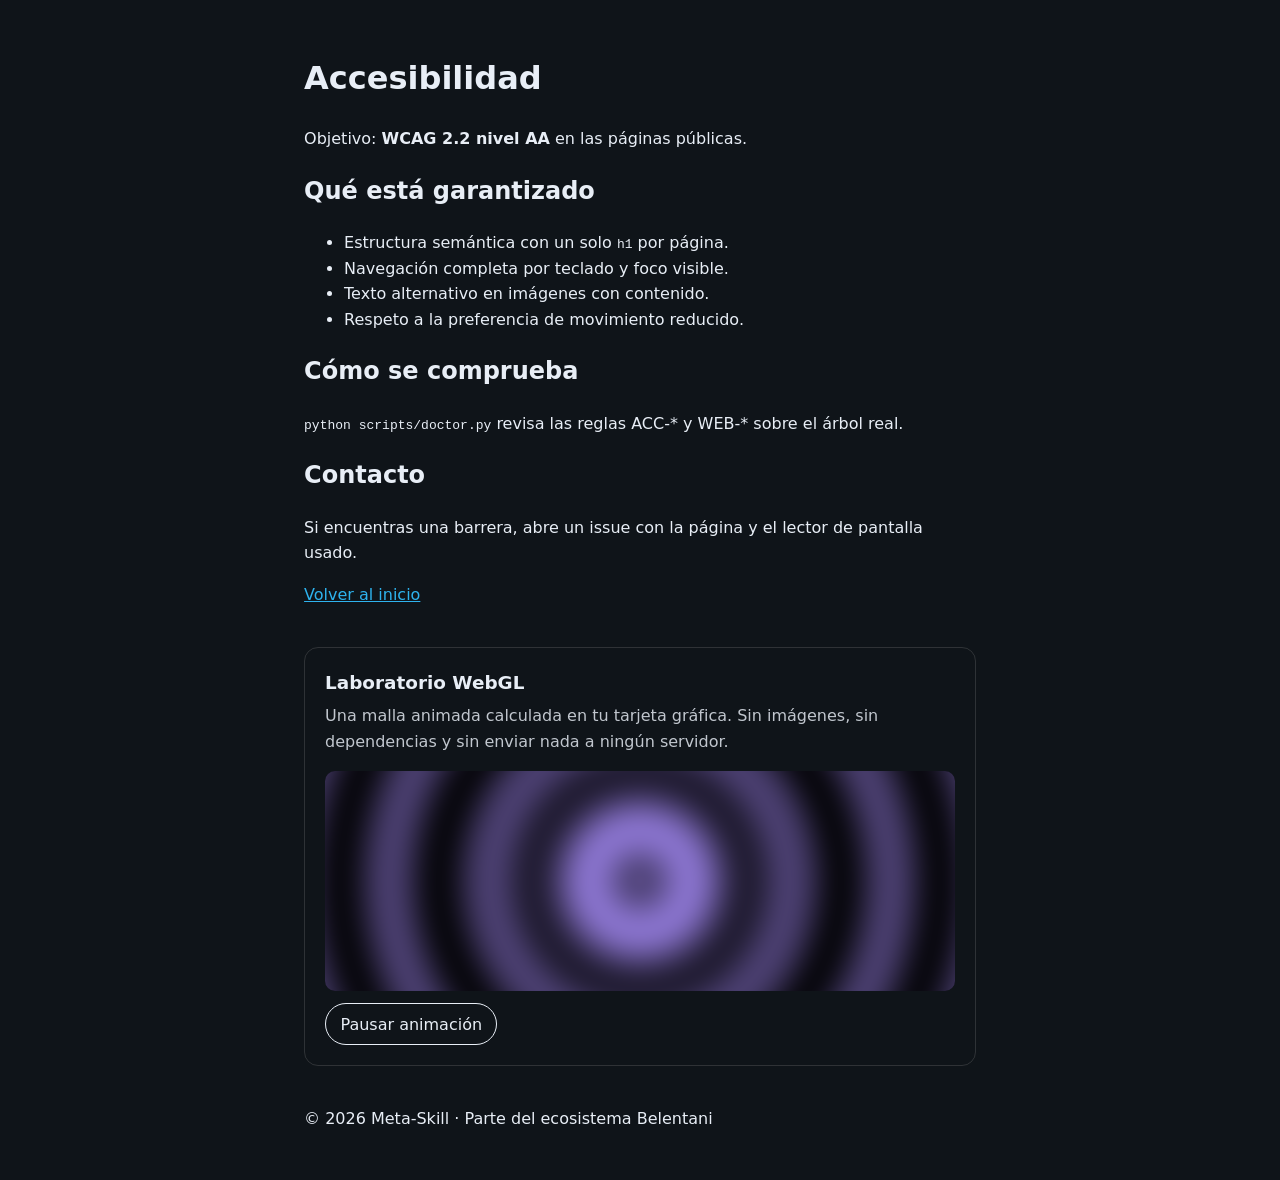
<file: accessibility.html>
<!DOCTYPE html>
<html dir="ltr" lang="es">
<head>
<meta charset="UTF-8">
<meta name="viewport" content="width=device-width, initial-scale=1.0">
<title>Accesibilidad del sitio — Meta-Skill</title>
<meta name="description" content="Compromiso de accesibilidad de Meta-Skill: objetivo WCAG 2.2 AA y cómo se comprueba.">
<link rel="icon" href="assets/favicon.svg" type="image/svg+xml">
<style>body{max-width:66ch;margin:0 auto;padding:2rem;background:#0f1419;color:#e8eef6;font-family:system-ui,sans-serif;line-height:1.6}a{color:#2eb3ee}</style>
<meta name="theme-color" content="#0b0b0f">
<meta name="color-scheme" content="light dark">
<meta property="og:title" content="Accesibilidad del sitio — Meta-Skill">
<meta property="og:description" content="Compromiso de accesibilidad de Meta-Skill: objetivo WCAG 2.2 AA y cómo se comprueba.">
<meta name="robots" content="index,follow">
<meta property="og:type" content="website">
<meta name="twitter:card" content="summary_large_image">
<meta property="og:locale" content="es_ES">
<meta name="twitter:title" content="Accesibilidad del sitio — Meta-Skill">
<meta name="referrer" content="strict-origin-when-cross-origin">
<meta name="format-detection" content="telephone=no">
<meta name="apple-mobile-web-app-capable" content="yes">
</head>
<body>
<main>
  <h1>Accesibilidad</h1>
  <p>Objetivo: <strong>WCAG 2.2 nivel AA</strong> en las páginas públicas.</p>
  <h2>Qué está garantizado</h2>
  <ul>
    <li>Estructura semántica con un solo <code>h1</code> por página.</li>
    <li>Navegación completa por teclado y foco visible.</li>
    <li>Texto alternativo en imágenes con contenido.</li>
    <li>Respeto a la preferencia de movimiento reducido.</li>
  </ul>
  <h2>Cómo se comprueba</h2>
  <p><code>python scripts/doctor.py</code> revisa las reglas ACC-* y WEB-* sobre el árbol real.</p>
  <h2>Contacto</h2>
  <p>Si encuentras una barrera, abre un issue con la página y el lector de pantalla usado.</p>
  <p><a href="/">Volver al inicio</a></p>

<section class="webgl-lab" data-webgl-lab>
  <h2>Laboratorio WebGL</h2>
  <p class="webgl-lab__lead">Una malla animada calculada en tu tarjeta gráfica. Sin imágenes, sin dependencias y sin enviar nada a ningún servidor.</p>
  <div class="webgl-lab__stage">
    <canvas class="webgl-lab__canvas" width="640" height="320" aria-label="Malla animada generada con WebGL" role="img"></canvas>
    <noscript><p class="webgl-lab__fallback">Este laboratorio necesita JavaScript. El resto de la página funciona sin él.</p></noscript>
  </div>
  <p class="webgl-lab__actions"><button type="button" class="webgl-lab__toggle" data-webgl-toggle aria-pressed="false">Pausar animación</button></p>
</section>
<style>
  .webgl-lab { margin: 2.5rem 0; padding: 1.25rem; border: 1px solid rgba(128,128,128,.28); border-radius: 14px; }
  .webgl-lab h2 { margin: 0 0 .35rem; font-size: 1.15rem; }
  .webgl-lab__lead { margin: 0 0 1rem; opacity: .82; max-width: 62ch; }
  .webgl-lab__stage { position: relative; background: #0b0a12; border-radius: 10px; overflow: hidden; }
  .webgl-lab__canvas { display: block; width: 100%; height: 220px; }
  .webgl-lab__fallback { margin: 0; padding: 1rem; color: #f2eefc; }
  .webgl-lab__actions { margin: .8rem 0 0; }
  .webgl-lab__toggle { font: inherit; padding: .45rem .9rem; border-radius: 999px; border: 1px solid currentColor; background: transparent; color: inherit; cursor: pointer; }
  .webgl-lab__toggle[aria-pressed="true"] { opacity: .65; }
  @media (prefers-reduced-motion: reduce) { .webgl-lab__canvas { display: none; } .webgl-lab__stage::after { content: "Animación desactivada por tu preferencia de movimiento reducido."; display: block; padding: 1rem; color: #f2eefc; } }
</style>
<script>
(() => {
  "use strict";
  const raiz = document.querySelector("[data-webgl-lab]");
  if (!raiz || raiz.dataset.ready === "1") return;
  raiz.dataset.ready = "1";

  const canvas = raiz.querySelector("canvas");
  const boton = raiz.querySelector("[data-webgl-toggle]");
  const reducir = window.matchMedia("(prefers-reduced-motion: reduce)").matches;
  const gl = canvas.getContext("webgl") || canvas.getContext("experimental-webgl");
  if (!gl || reducir) { canvas.hidden = true; return; }

  const vs = `attribute vec2 p; void main(){ gl_Position = vec4(p, 0.0, 1.0); }`;
  const fs = `
    precision mediump float;
    uniform vec2 u_res;
    uniform float u_t;
    void main() {
      vec2 uv = (gl_FragCoord.xy - 0.5 * u_res) / min(u_res.x, u_res.y);
      float d = length(uv);
      float ondas = sin(d * 14.0 - u_t * 1.6) * 0.5 + 0.5;
      float halo = smoothstep(0.75, 0.05, d);
      vec3 base = vec3(0.043, 0.039, 0.07);
      vec3 acento = vec3(0.66, 0.55, 0.98);
      vec3 color = base + acento * (ondas * 0.35 + halo * 0.45);
      gl_FragColor = vec4(color, 1.0);
    }`;

  const compilar = (tipo, fuente) => {
    const s = gl.createShader(tipo);
    gl.shaderSource(s, fuente); gl.compileShader(s);
    return gl.getShaderParameter(s, gl.COMPILE_STATUS) ? s : null;
  };
  const v = compilar(gl.VERTEX_SHADER, vs);
  const f = compilar(gl.FRAGMENT_SHADER, fs);
  if (!v || !f) { canvas.hidden = true; return; }

  const prog = gl.createProgram();
  gl.attachShader(prog, v); gl.attachShader(prog, f); gl.linkProgram(prog);
  if (!gl.getProgramParameter(prog, gl.LINK_STATUS)) { canvas.hidden = true; return; }
  gl.useProgram(prog);

  const buf = gl.createBuffer();
  gl.bindBuffer(gl.ARRAY_BUFFER, buf);
  gl.bufferData(gl.ARRAY_BUFFER, new Float32Array([-1,-1, 3,-1, -1,3]), gl.STATIC_DRAW);
  const pos = gl.getAttribLocation(prog, "p");
  gl.enableVertexAttribArray(pos);
  gl.vertexAttribPointer(pos, 2, gl.FLOAT, false, 0, 0);

  const uRes = gl.getUniformLocation(prog, "u_res");
  const uT = gl.getUniformLocation(prog, "u_t");

  const ajustar = () => {
    const r = canvas.getBoundingClientRect();
    const dpr = Math.min(window.devicePixelRatio || 1, 2);
    canvas.width = Math.max(1, Math.round(r.width * dpr));
    canvas.height = Math.max(1, Math.round(r.height * dpr));
    gl.viewport(0, 0, canvas.width, canvas.height);
    gl.uniform2f(uRes, canvas.width, canvas.height);
  };
  ajustar();
  window.addEventListener("resize", ajustar, { passive: true });

  let t = 0, pausado = false, raf = 0;
  const pintar = () => {
    if (!pausado) t += 0.016;
    gl.uniform1f(uT, t);
    gl.drawArrays(gl.TRIANGLES, 0, 3);
    raf = requestAnimationFrame(pintar);
  };
  pintar();

  if (boton) {
    boton.addEventListener("click", () => {
      pausado = !pausado;
      boton.setAttribute("aria-pressed", String(pausado));
      boton.textContent = pausado ? "Reanudar animación" : "Pausar animación";
      if (pausado) { cancelAnimationFrame(raf); raf = 0; } else if (!raf) { pintar(); }
    });
  }
  document.addEventListener("visibilitychange", () => {
    if (document.hidden) { cancelAnimationFrame(raf); raf = 0; }
    else if (!pausado && !raf) { pintar(); }
  });
})();
</script>
</main>
<footer><p>© 2026 Meta-Skill · Parte del ecosistema Belentani</p></footer>
</body>
</html>
</file>
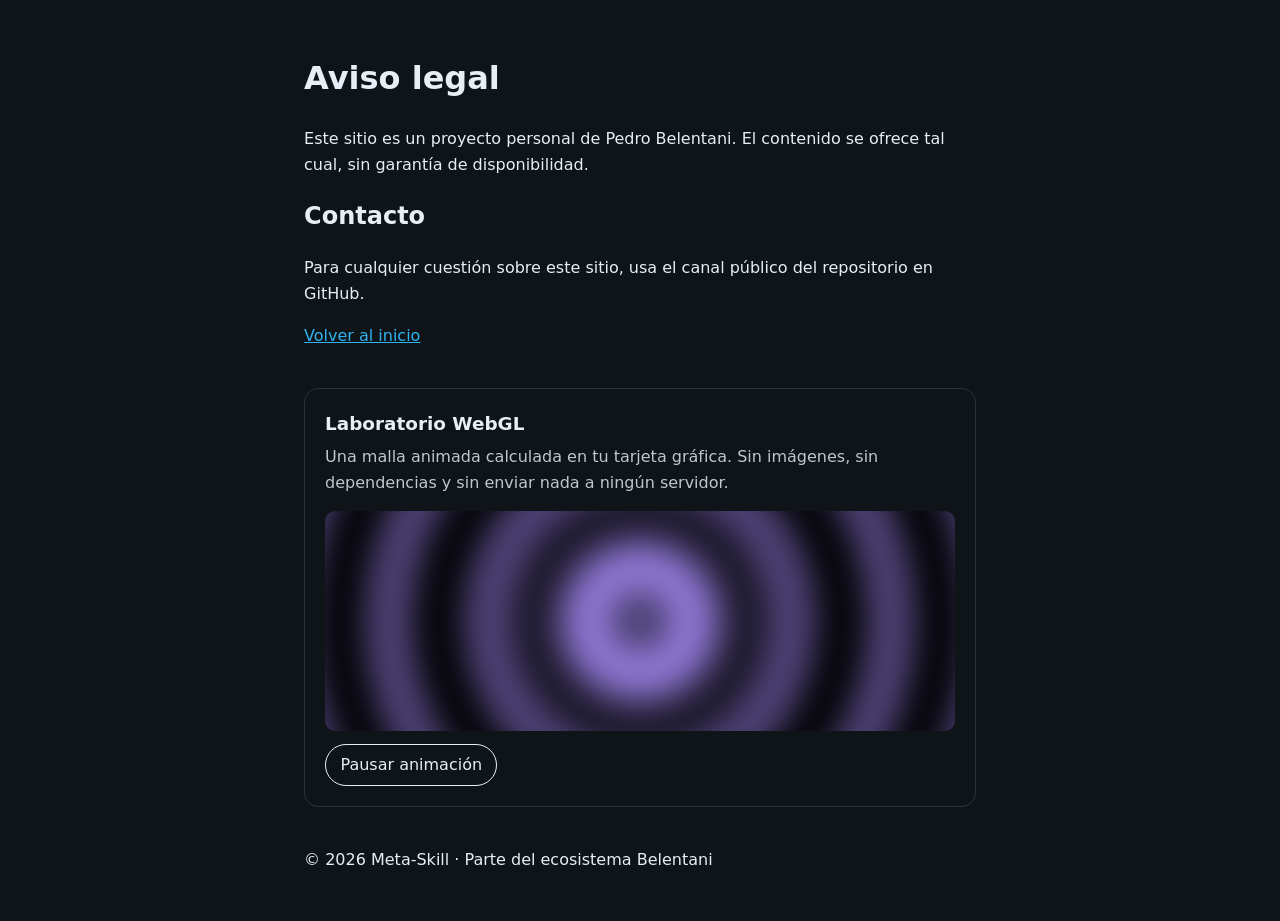
<file: aviso-legal.html>
<!DOCTYPE html>
<html dir="ltr" lang="es">
<head>
<meta charset="UTF-8">
<meta name="viewport" content="width=device-width, initial-scale=1.0">
<title>Aviso legal del sitio — Meta-Skill</title>
<meta name="description" content="Aviso legal de Meta-Skill: qué se recoge, qué no, y cómo ejercer tus derechos.">
<link rel="icon" href="assets/favicon.svg" type="image/svg+xml">
<style>body{max-width:66ch;margin:0 auto;padding:2rem;background:#0f1419;color:#e8eef6;font-family:system-ui,sans-serif;line-height:1.6}a{color:#2eb3ee}</style>
<meta name="theme-color" content="#0b0b0f">
<meta name="color-scheme" content="light dark">
<meta property="og:title" content="Aviso legal del sitio — Meta-Skill">
<meta property="og:description" content="Aviso legal de Meta-Skill: qué se recoge, qué no, y cómo ejercer tus derechos.">
<meta name="robots" content="index,follow">
<meta property="og:type" content="website">
<meta name="twitter:card" content="summary_large_image">
<meta property="og:locale" content="es_ES">
<meta name="twitter:title" content="Aviso legal del sitio — Meta-Skill">
<meta name="referrer" content="strict-origin-when-cross-origin">
<meta name="format-detection" content="telephone=no">
<meta name="apple-mobile-web-app-capable" content="yes">
</head>
<body>
<main>
  <h1>Aviso legal</h1>
  <p>Este sitio es un proyecto personal de Pedro Belentani. El contenido se ofrece tal cual, sin garantía de disponibilidad.</p>
  <h2>Contacto</h2>
  <p>Para cualquier cuestión sobre este sitio, usa el canal público del repositorio en GitHub.</p>
  <p><a href="/">Volver al inicio</a></p>

<section class="webgl-lab" data-webgl-lab>
  <h2>Laboratorio WebGL</h2>
  <p class="webgl-lab__lead">Una malla animada calculada en tu tarjeta gráfica. Sin imágenes, sin dependencias y sin enviar nada a ningún servidor.</p>
  <div class="webgl-lab__stage">
    <canvas class="webgl-lab__canvas" width="640" height="320" aria-label="Malla animada generada con WebGL" role="img"></canvas>
    <noscript><p class="webgl-lab__fallback">Este laboratorio necesita JavaScript. El resto de la página funciona sin él.</p></noscript>
  </div>
  <p class="webgl-lab__actions"><button type="button" class="webgl-lab__toggle" data-webgl-toggle aria-pressed="false">Pausar animación</button></p>
</section>
<style>
  .webgl-lab { margin: 2.5rem 0; padding: 1.25rem; border: 1px solid rgba(128,128,128,.28); border-radius: 14px; }
  .webgl-lab h2 { margin: 0 0 .35rem; font-size: 1.15rem; }
  .webgl-lab__lead { margin: 0 0 1rem; opacity: .82; max-width: 62ch; }
  .webgl-lab__stage { position: relative; background: #0b0a12; border-radius: 10px; overflow: hidden; }
  .webgl-lab__canvas { display: block; width: 100%; height: 220px; }
  .webgl-lab__fallback { margin: 0; padding: 1rem; color: #f2eefc; }
  .webgl-lab__actions { margin: .8rem 0 0; }
  .webgl-lab__toggle { font: inherit; padding: .45rem .9rem; border-radius: 999px; border: 1px solid currentColor; background: transparent; color: inherit; cursor: pointer; }
  .webgl-lab__toggle[aria-pressed="true"] { opacity: .65; }
  @media (prefers-reduced-motion: reduce) { .webgl-lab__canvas { display: none; } .webgl-lab__stage::after { content: "Animación desactivada por tu preferencia de movimiento reducido."; display: block; padding: 1rem; color: #f2eefc; } }
</style>
<script>
(() => {
  "use strict";
  const raiz = document.querySelector("[data-webgl-lab]");
  if (!raiz || raiz.dataset.ready === "1") return;
  raiz.dataset.ready = "1";

  const canvas = raiz.querySelector("canvas");
  const boton = raiz.querySelector("[data-webgl-toggle]");
  const reducir = window.matchMedia("(prefers-reduced-motion: reduce)").matches;
  const gl = canvas.getContext("webgl") || canvas.getContext("experimental-webgl");
  if (!gl || reducir) { canvas.hidden = true; return; }

  const vs = `attribute vec2 p; void main(){ gl_Position = vec4(p, 0.0, 1.0); }`;
  const fs = `
    precision mediump float;
    uniform vec2 u_res;
    uniform float u_t;
    void main() {
      vec2 uv = (gl_FragCoord.xy - 0.5 * u_res) / min(u_res.x, u_res.y);
      float d = length(uv);
      float ondas = sin(d * 14.0 - u_t * 1.6) * 0.5 + 0.5;
      float halo = smoothstep(0.75, 0.05, d);
      vec3 base = vec3(0.043, 0.039, 0.07);
      vec3 acento = vec3(0.66, 0.55, 0.98);
      vec3 color = base + acento * (ondas * 0.35 + halo * 0.45);
      gl_FragColor = vec4(color, 1.0);
    }`;

  const compilar = (tipo, fuente) => {
    const s = gl.createShader(tipo);
    gl.shaderSource(s, fuente); gl.compileShader(s);
    return gl.getShaderParameter(s, gl.COMPILE_STATUS) ? s : null;
  };
  const v = compilar(gl.VERTEX_SHADER, vs);
  const f = compilar(gl.FRAGMENT_SHADER, fs);
  if (!v || !f) { canvas.hidden = true; return; }

  const prog = gl.createProgram();
  gl.attachShader(prog, v); gl.attachShader(prog, f); gl.linkProgram(prog);
  if (!gl.getProgramParameter(prog, gl.LINK_STATUS)) { canvas.hidden = true; return; }
  gl.useProgram(prog);

  const buf = gl.createBuffer();
  gl.bindBuffer(gl.ARRAY_BUFFER, buf);
  gl.bufferData(gl.ARRAY_BUFFER, new Float32Array([-1,-1, 3,-1, -1,3]), gl.STATIC_DRAW);
  const pos = gl.getAttribLocation(prog, "p");
  gl.enableVertexAttribArray(pos);
  gl.vertexAttribPointer(pos, 2, gl.FLOAT, false, 0, 0);

  const uRes = gl.getUniformLocation(prog, "u_res");
  const uT = gl.getUniformLocation(prog, "u_t");

  const ajustar = () => {
    const r = canvas.getBoundingClientRect();
    const dpr = Math.min(window.devicePixelRatio || 1, 2);
    canvas.width = Math.max(1, Math.round(r.width * dpr));
    canvas.height = Math.max(1, Math.round(r.height * dpr));
    gl.viewport(0, 0, canvas.width, canvas.height);
    gl.uniform2f(uRes, canvas.width, canvas.height);
  };
  ajustar();
  window.addEventListener("resize", ajustar, { passive: true });

  let t = 0, pausado = false, raf = 0;
  const pintar = () => {
    if (!pausado) t += 0.016;
    gl.uniform1f(uT, t);
    gl.drawArrays(gl.TRIANGLES, 0, 3);
    raf = requestAnimationFrame(pintar);
  };
  pintar();

  if (boton) {
    boton.addEventListener("click", () => {
      pausado = !pausado;
      boton.setAttribute("aria-pressed", String(pausado));
      boton.textContent = pausado ? "Reanudar animación" : "Pausar animación";
      if (pausado) { cancelAnimationFrame(raf); raf = 0; } else if (!raf) { pintar(); }
    });
  }
  document.addEventListener("visibilitychange", () => {
    if (document.hidden) { cancelAnimationFrame(raf); raf = 0; }
    else if (!pausado && !raf) { pintar(); }
  });
})();
</script>
</main>
<footer><p>© 2026 Meta-Skill · Parte del ecosistema Belentani</p></footer>
</body>
</html>
</file>
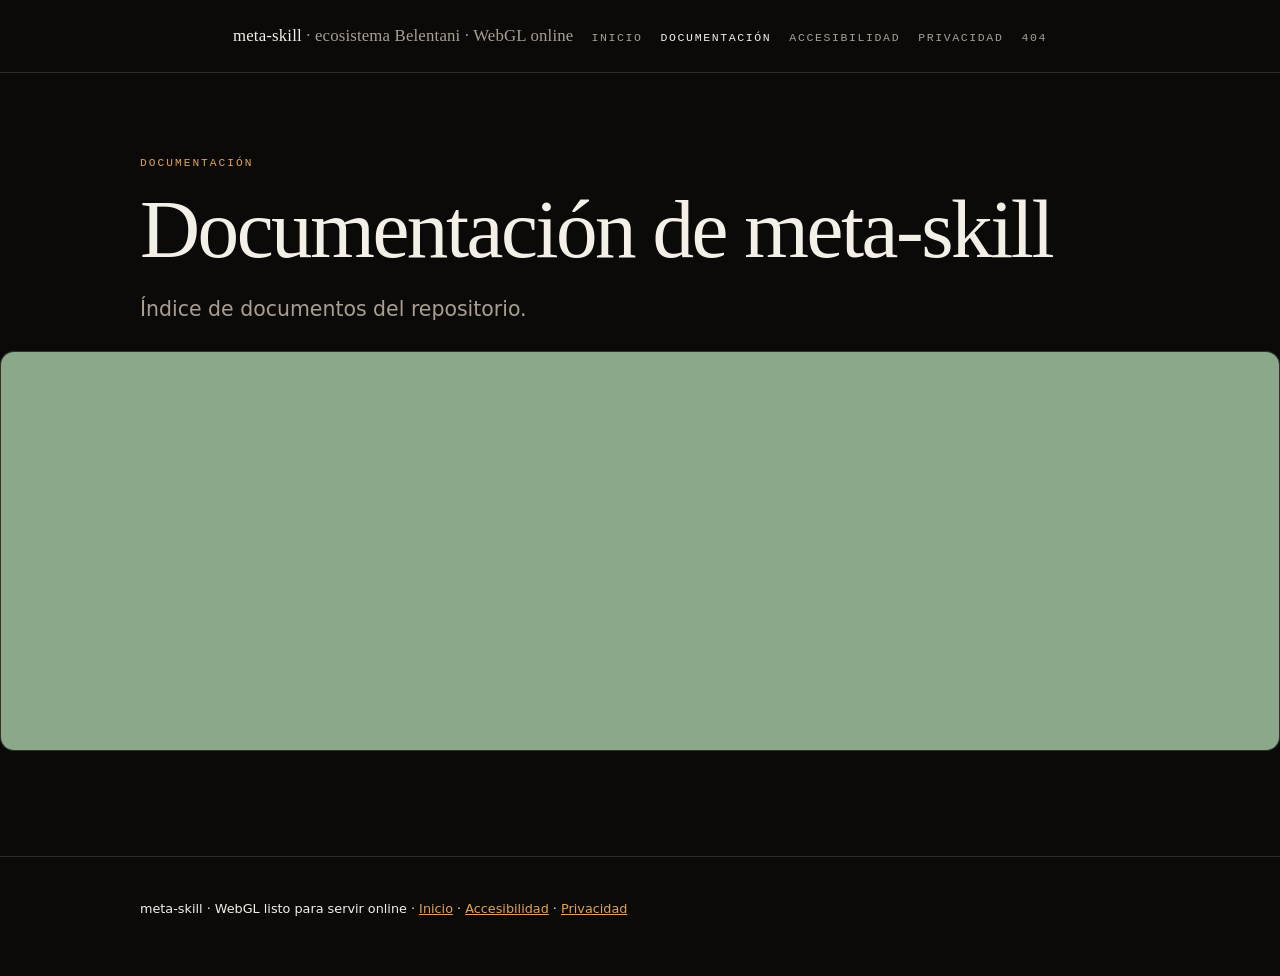
<file: docs.html>
<!DOCTYPE html>
<html dir="ltr" lang="es">
<head>
<meta charset="UTF-8">
<meta name="viewport" content="width=device-width, initial-scale=1.0">
<title>meta-skill</title>
<meta name="description" content="Meta-Skill 🇧🇷">
<meta name="generator" content="repo-completo-final-v1">
<meta property="og:title" content="meta-skill">
<meta property="og:description" content="Meta-Skill 🇧🇷">
<meta property="og:type" content="website">
<link rel="icon" href="data:image/svg+xml,%3Csvg xmlns='http://www.w3.org/2000/svg' viewBox='0 0 32 32'%3E%3Crect width='32' height='32' rx='7' fill='%230b0a09'/%3E%3Ccircle cx='16' cy='16' r='7' fill='%234659a6'/%3E%3C/svg%3E">
<style>
:root{--bg:#0b0a09;--bg2:#131110;--ink:#f4efe7;--dim:#a89f92;--accent:#e0a35c;
--accent2:#7fa88b;--line:rgba(244,239,231,.14);--serif:"Iowan Old Style","Palatino Linotype",Palatino,Georgia,serif;
--sans:ui-sans-serif,"Segoe UI",Inter,system-ui,-apple-system,sans-serif;
--mono:ui-monospace,"Cascadia Mono",Consolas,monospace;--measure:62ch;--radius:14px}
*{box-sizing:border-box}
html{scroll-behavior:smooth}
body{margin:0;background:var(--bg);color:var(--ink);font-family:var(--sans);line-height:1.65;
-webkit-font-smoothing:antialiased}
.wrap{max-width:1080px;margin:0 auto;padding:0 clamp(18px,4vw,40px);position:relative;z-index:1}
a{color:var(--accent)}
a:focus-visible,button:focus-visible{outline:3px solid var(--accent2);outline-offset:3px;border-radius:6px}
.skip{position:absolute;left:-9999px;top:0;background:var(--accent);color:#12100e;padding:10px 16px;z-index:9}
.skip:focus{left:12px;top:12px}
header.site{border-bottom:1px solid var(--line);padding:22px 0;display:flex;gap:18px;
align-items:baseline;justify-content:space-between;flex-wrap:wrap}
.brand{font-family:var(--serif);font-size:1.05rem;letter-spacing:.01em}
.brand span{color:var(--dim)}
nav.site{display:flex;gap:18px;flex-wrap:wrap;font-family:var(--mono);font-size:.72rem;
letter-spacing:.14em;text-transform:uppercase}
nav.site a{color:var(--dim);text-decoration:none}
nav.site a:hover,nav.site a[aria-current=page]{color:var(--ink)}
main{padding:clamp(48px,9vh,104px) 0}
.eyebrow{font-family:var(--mono);font-size:.7rem;letter-spacing:.18em;text-transform:uppercase;
color:var(--accent);margin:0 0 18px}
h1{font-family:var(--serif);font-size:clamp(2.4rem,7vw,5.2rem);line-height:.95;
letter-spacing:-.03em;margin:0 0 24px;font-weight:500;text-wrap:balance}
h2{font-family:var(--serif);font-size:clamp(1.4rem,3vw,2.1rem);line-height:1.15;
letter-spacing:-.02em;margin:64px 0 18px;font-weight:500}
h3{font-size:1.02rem;margin:28px 0 10px;letter-spacing:-.01em}
p,li{max-width:var(--measure);color:var(--ink)}
.lead{font-size:clamp(1.05rem,2vw,1.28rem);color:var(--dim);max-width:56ch}
hr{border:0;border-top:1px solid var(--line);margin:clamp(40px,8vh,80px) 0}
.grid{display:grid;grid-template-columns:repeat(auto-fit,minmax(240px,1fr));gap:1px;
background:var(--line);border:1px solid var(--line);border-radius:var(--radius);overflow:hidden;margin:32px 0}
.cell{background:var(--bg2);padding:22px 20px}
.cell h3{margin-top:0}
.cell p{font-size:.9rem;color:var(--dim);margin:0}
code,kbd{font-family:var(--mono);font-size:.86em;background:rgba(244,239,231,.07);
padding:2px 6px;border-radius:5px}
pre{background:var(--bg2);border:1px solid var(--line);border-radius:var(--radius);
padding:18px;overflow:auto;max-width:100%}
pre code{background:none;padding:0}
table{width:100%;border-collapse:collapse;margin:24px 0;font-size:.92rem}
th,td{text-align:left;padding:10px 12px;border-bottom:1px solid var(--line);vertical-align:top}
th{font-family:var(--mono);font-size:.7rem;letter-spacing:.12em;text-transform:uppercase;color:var(--dim)}
.pill{display:inline-block;font-family:var(--mono);font-size:.68rem;letter-spacing:.12em;
text-transform:uppercase;border:1px solid var(--line);color:var(--dim);padding:3px 9px;border-radius:999px}
footer.site{border-top:1px solid var(--line);padding:28px 0 44px;color:var(--dim);font-size:.8rem}
.reveal{opacity:0;transform:translateY(14px);transition:opacity .5s ease,transform .5s ease}
.reveal.in{opacity:1;transform:none}
@media (prefers-reduced-motion:reduce){html{scroll-behavior:auto}
.reveal{opacity:1;transform:none;transition:none}}
::selection{background:var(--accent);color:#12100e}
.webgl-canvas{width:100%;height:400px;background:var(--bg2);border:1px solid var(--line);
border-radius:var(--radius);margin:24px 0;display:block}
.superpowers-badge{display:inline-block;font-family:var(--mono);font-size:.65rem;
letter-spacing:.12em;text-transform:uppercase;border:1px solid var(--accent2);
color:var(--accent2);padding:4px 10px;border-radius:999px;margin:10px 0}
</style>
<meta name="theme-color" content="#0b0b0f">
<meta name="color-scheme" content="light dark">
<meta name="robots" content="index,follow">
<meta name="twitter:card" content="summary_large_image">
<meta property="og:locale" content="es_ES">
<meta name="twitter:title" content="meta-skill">
<meta name="referrer" content="strict-origin-when-cross-origin">
<meta name="format-detection" content="telephone=no">
<meta name="apple-mobile-web-app-capable" content="yes">
</head>
<body>
<a class="skip" href="#contenido">Saltar al contenido</a>
<header class="site"><div class="wrap" style="display:flex;justify-content:space-between;align-items:baseline;gap:18px;flex-wrap:wrap">
<div class="brand">meta-skill <span>· ecosistema Belentani · WebGL online</span></div>
<nav class="site" aria-label="Navegación principal"><a href="index.html">Inicio</a><a href="docs.html" aria-current="page">Documentación</a><a href="accesibilidad.html">Accesibilidad</a><a href="privacidad.html">Privacidad</a><a href="404.html">404</a></nav>
</div></header>
<main id="contenido"><div class="wrap">

<p class="eyebrow">Documentación</p>
<h1>Documentación de meta-skill</h1>
<p class="lead">Índice de documentos del repositorio.</p>

</div></main>
<footer class="site"><div class="wrap">
<p>meta-skill · WebGL listo para servir online · <a href="index.html">Inicio</a> · <a href="accesibilidad.html">Accesibilidad</a> · <a href="privacidad.html">Privacidad</a></p>
</div></footer>
<script>
(function(){
  var canvas = document.createElement('canvas');
  canvas.className = 'webgl-canvas';
  var container = document.getElementById('contenido');
  if(container){ container.appendChild(canvas); }
  try{
    var gl = canvas.getContext('webgl') || canvas.getContext('experimental-webgl');
    if(!gl){ canvas.innerHTML = '<p style="color:var(--dim);font-family:var(--mono);padding:12px">WebGL no disponible en este navegador.</p>'; return; }
    gl.clearColor(0.047,0.043,0.039,1);
    gl.clear(gl.COLOR_BUFFER_BIT);
    var vs = gl.createShader(gl.VERTEX_SHADER);
    gl.shaderSource(vs, 'attribute vec2 p;void main(){gl_Position=vec4(p,0.0,1.0);}');
    gl.compileShader(vs);
    var fs = gl.createShader(gl.FRAGMENT_SHADER);
    gl.shaderSource(fs, 'precision mediump float;uniform vec4 c;void main(){gl_FragColor=c;}');
    gl.compileShader(fs);
    var prog = gl.createProgram();
    gl.attachShader(prog,vs); gl.attachShader(prog,fs); gl.linkProgram(prog);
    gl.useProgram(prog);
    var loc = gl.getUniformLocation(prog,'c');
    gl.uniform4f(loc, 0.549, 0.659, 0.545, 1.0);
    var buf = gl.createBuffer();
    gl.bindBuffer(gl.ARRAY_BUFFER,buf);
    gl.bufferData(gl.ARRAY_BUFFER,new Float32Array([-1,-1,1,-1,-1,1,1,1]),gl.STATIC_DRAW);
    var attr = gl.getAttribLocation(prog,'p');
    gl.enableVertexAttribArray(attr);
    gl.vertexAttribPointer(attr,2,gl.FLOAT,false,0,0);
    gl.drawArrays(gl.TRIANGLE_STRIP,0,4);
  }catch(e){ console.log('WebGL init:', e.message); }
})();
</script>
</body>
</html>
</file>
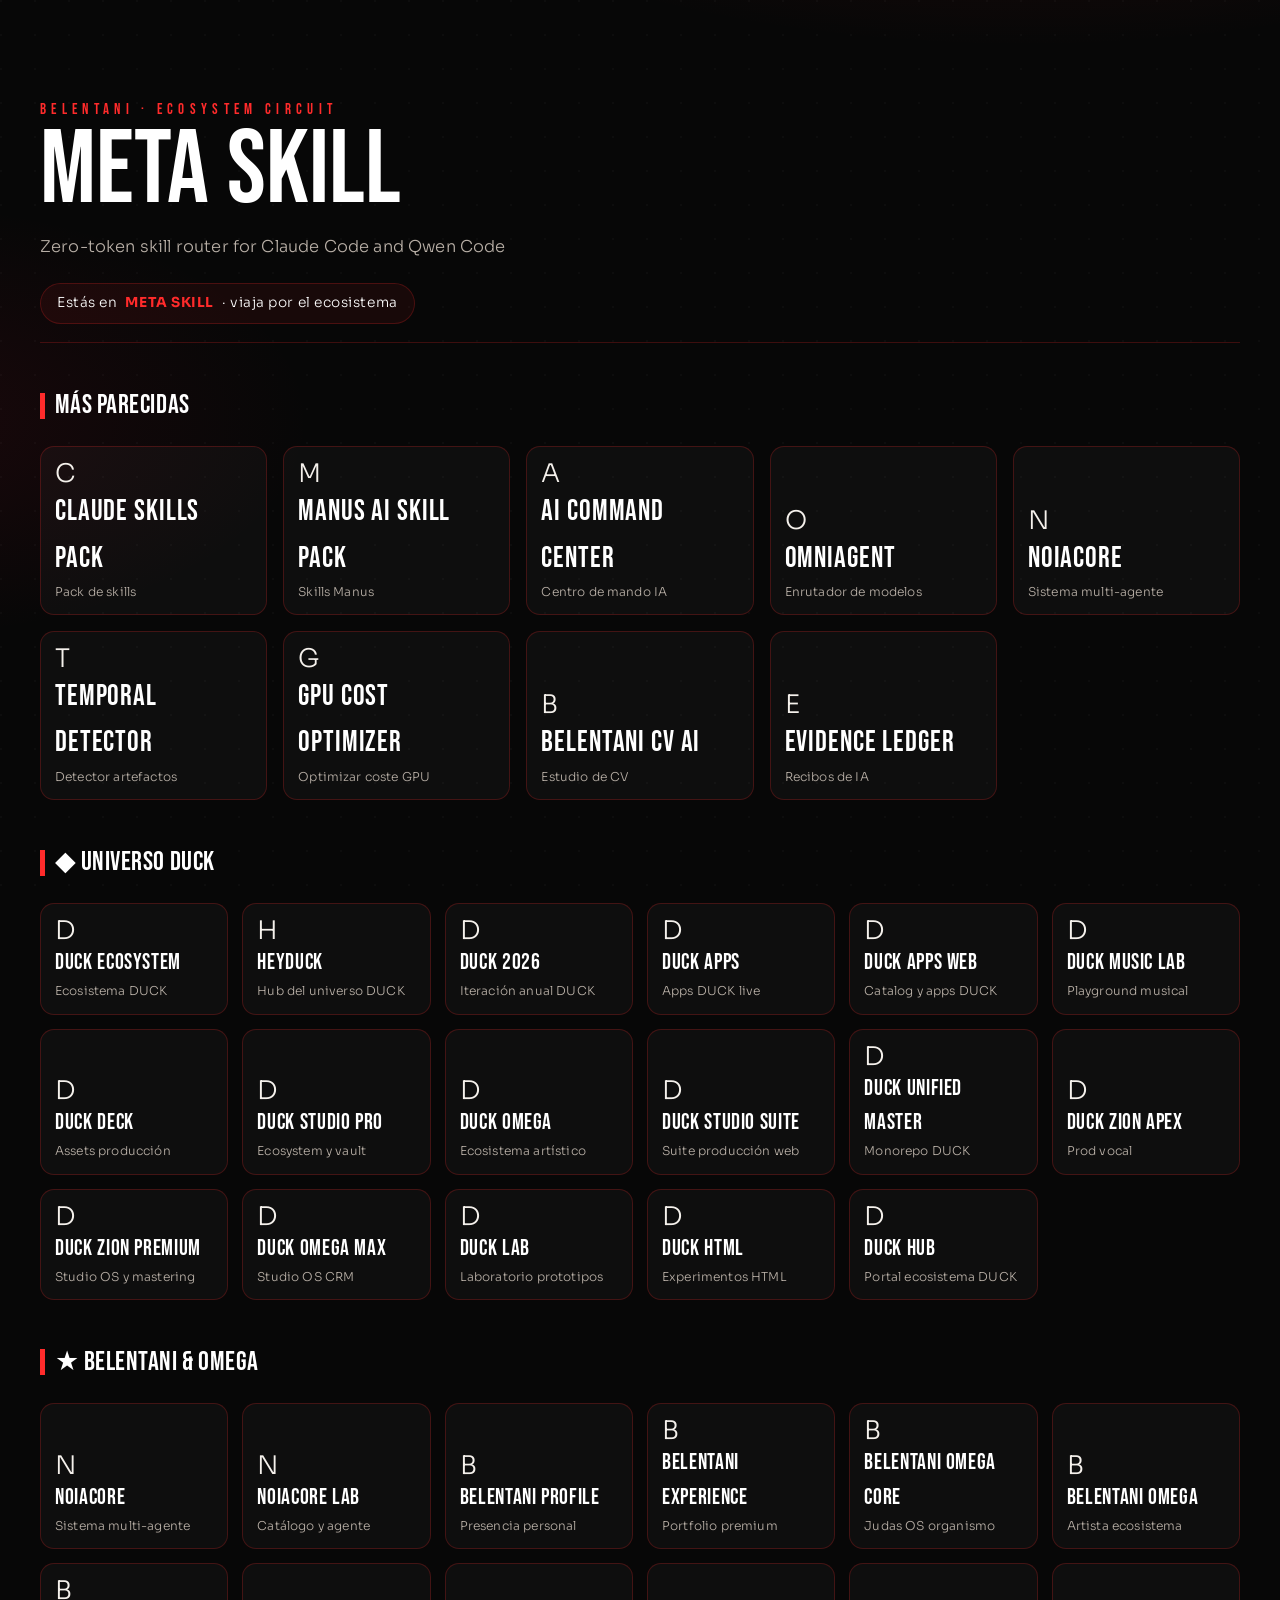
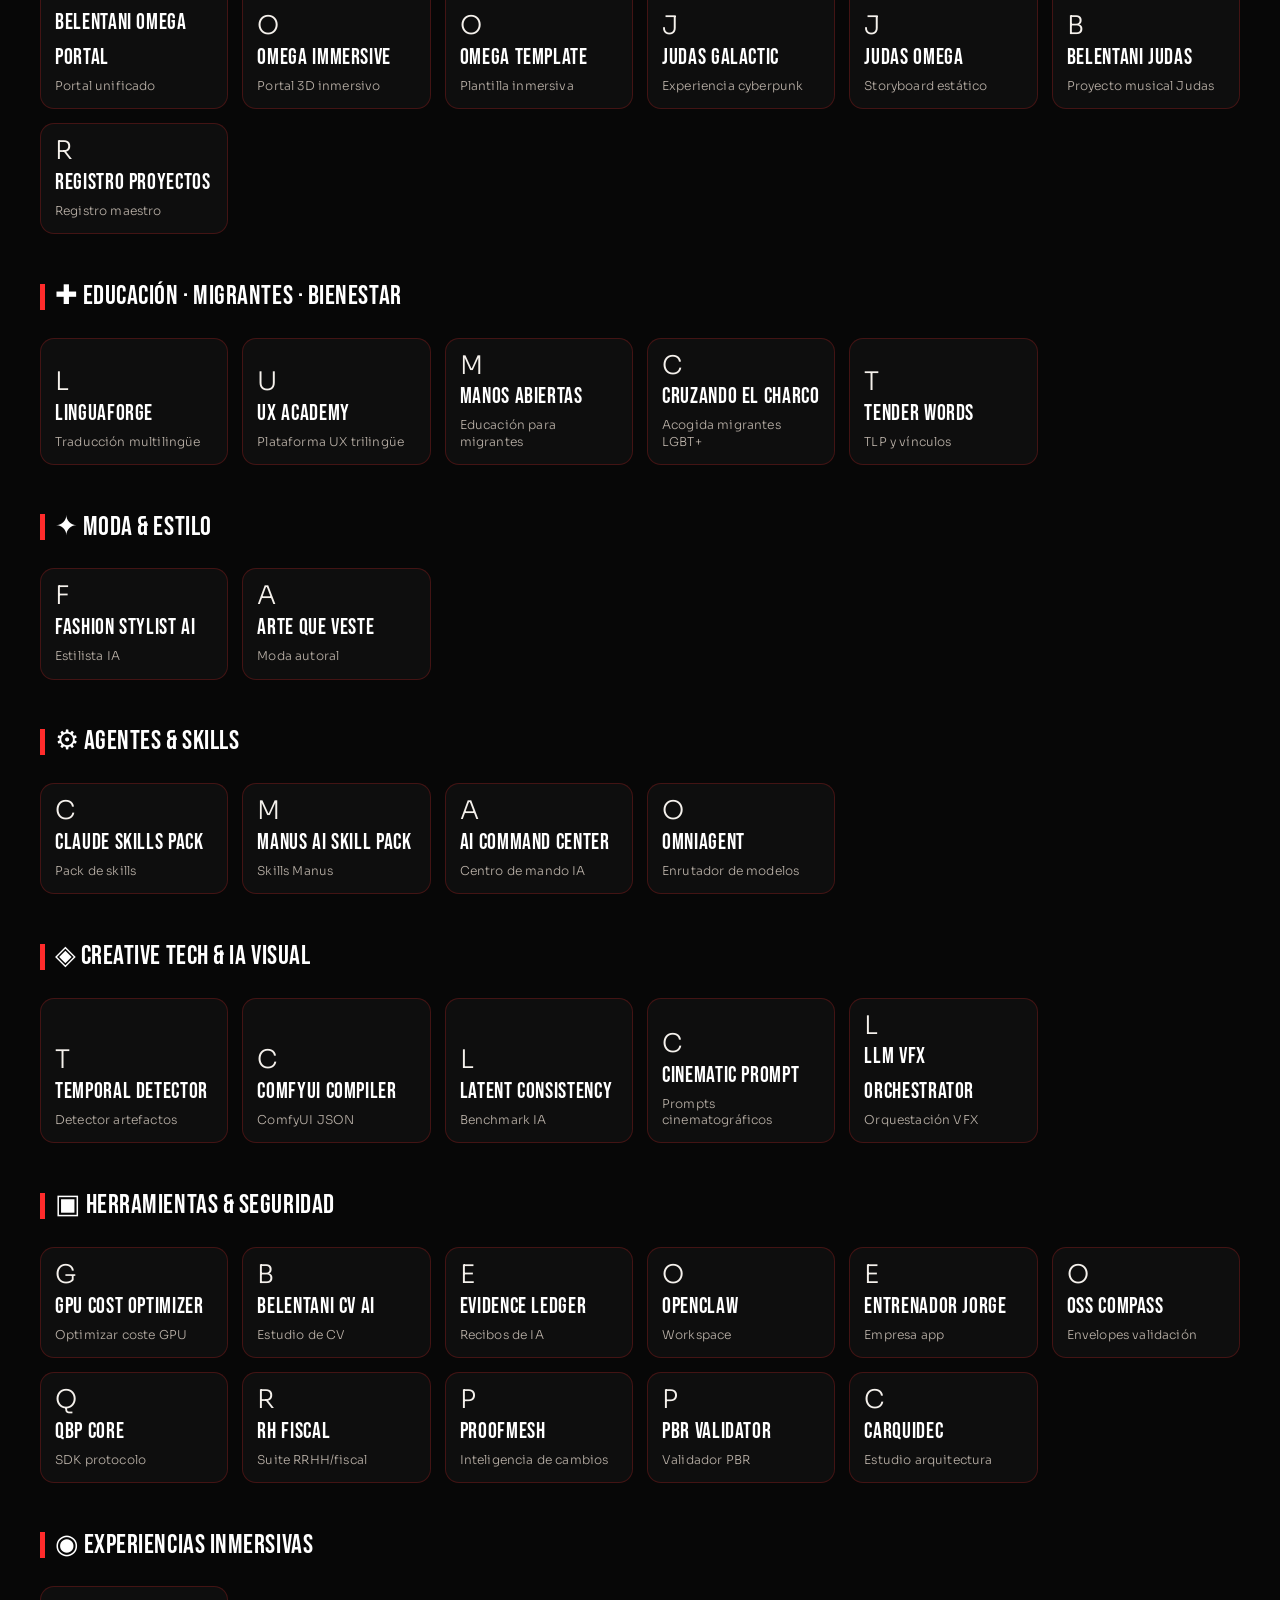
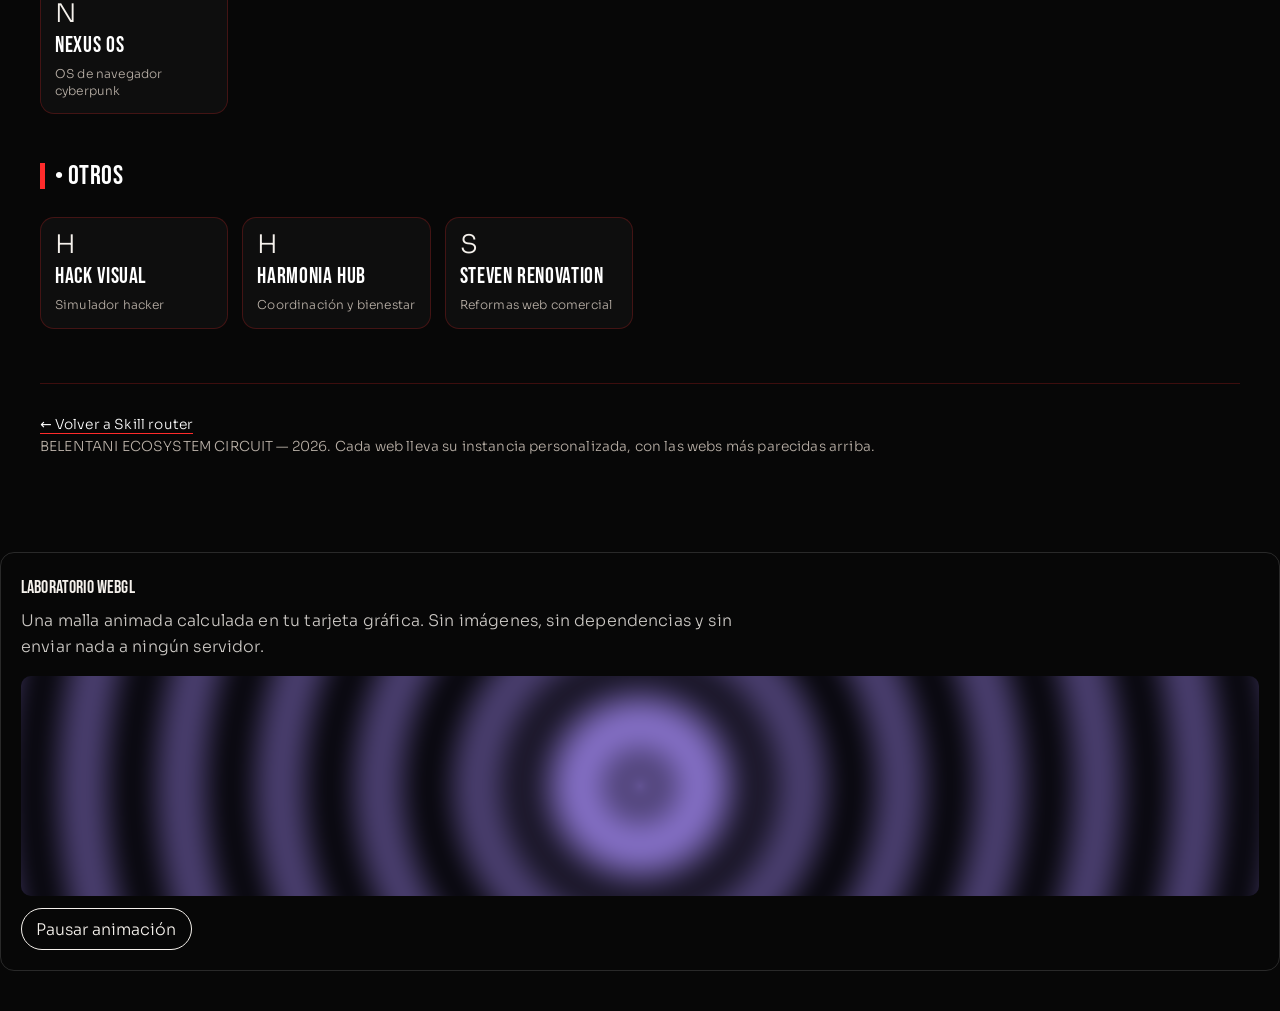
<file: ecosistema.html>
<!doctype html>
<html dir="ltr" lang="es">
<head>
<meta charset="utf-8"/>
<meta name="viewport" content="width=device-width,initial-scale=1"/>
<title>META SKILL · BELENTANI ECOSYSTEM CIRCUIT</title>
<meta name="description" content="Circuito del ecosistema Belentani: catálogo tipo HBO, rojo neon glass. Las webs más parecidas aparecen arriba."/>
<link rel="icon" href="data:image/svg+xml,<svg xmlns='http://www.w3.org/2000/svg' viewBox='0 0 100 100'><rect width='100' height='100' rx='20' fill='%23FF2B2B'/><text x='50' y='68' font-size='56' text-anchor='middle' fill='%23070707' font-family='Arial'>B</text></svg>"/>
<link rel="preconnect" href="https://fonts.googleapis.com"/>
<link rel="preconnect" href="https://fonts.gstatic.com" crossorigin/>
<link href="https://fonts.googleapis.com/css2?family=Bebas+Neue&family=Sora:wght@300;400;500;600;700&display=swap" rel="stylesheet"/>
<style>
:root{--primary:#FF2B2B;--primary-deep:#C8102E;--bg:#070707;--text:#F5F1EC;--muted:#B8AFA6;--line:rgba(255,43,43,.22);--glass:rgba(255,255,255,.03);--surface:rgba(255,43,43,.07)}
*{box-sizing:border-box;margin:0;padding:0}
@media(prefers-reduced-motion:no-preference){html{scroll-behavior:smooth}}
body{background:var(--bg);color:var(--text);font-family:'Sora',system-ui,sans-serif;font-weight:300;-webkit-font-smoothing:antialiased;-moz-osx-font-smoothing:grayscale;letter-spacing:.01em;line-height:1.6;background-image:radial-gradient(1200px 500px at 80% -6%,rgba(255,43,43,.15),transparent 60%),radial-gradient(800px 400px at -10% 10%,rgba(200,16,46,.10),transparent 55%)}
body::after{content:'';position:fixed;inset:0;pointer-events:none;z-index:1;background:radial-gradient(circle at 1px 1px,rgba(255,255,255,.028) 1px,transparent 0);background-size:34px 34px}
.wrap{position:relative;z-index:2;max-width:1280px;margin:0 auto;padding:0 clamp(16px,4vw,40px)}
a{color:inherit;text-decoration:none}
::selection{background:var(--primary);color:#070707}
h1,h2,h3{font-family:'Bebas Neue',Impact,sans-serif;font-weight:400;text-wrap:balance}
h1{font-size:clamp(3rem,9vw,6.5rem);line-height:.92;color:#fff}
h2{font-size:2.4rem}
.brand-line{font-family:'Bebas Neue',sans-serif;letter-spacing:.35em;color:var(--primary);font-size:.95rem;margin-top:2.2rem}
header.home{padding:7vh 0 2vh;border-bottom:1px solid var(--line)}
header.home p.lede{max-width:60ch;color:var(--muted);margin-top:1rem;font-size:1.02rem}
.cur-chip{display:inline-flex;align-items:center;gap:.5rem;margin-top:1.4rem;padding:.55rem 1rem;border:1px solid var(--line);border-radius:999px;background:var(--surface);font-size:.86rem;color:#fff;letter-spacing:.04em}
.cur-chip b{color:var(--primary)}
section.row{margin:4.5vh 0}
.row-title{display:flex;align-items:center;gap:.6rem;font-size:1.7rem;color:#fff;margin-bottom:1.2rem;letter-spacing:.02em}
.row-title::before{content:'';width:5px;height:26px;background:var(--primary);display:inline-block}
.cardset{display:grid;grid-template-columns:repeat(auto-fill,minmax(170px,1fr));gap:14px}
#similar .cardset{grid-template-columns:repeat(auto-fill,minmax(210px,1fr));gap:16px}
.card{position:relative;border-radius:14px;overflow:hidden;border:1px solid var(--line);background:var(--glass);min-height:96px;display:flex;align-items:flex-end;padding:14px;transition:border-color .18s ease,transform .18s ease,background .18s ease}
.card.big{min-height:150px}
.card .cd-glow{position:absolute;inset:0;background:radial-gradient(120px 90px at 90% 0,rgba(255,43,43,.22),transparent 70%);opacity:0;transition:opacity .2s}
.card:hover{border-color:var(--primary);transform:translateY(-2px);background:rgba(255,43,43,.05)}
.card:hover .cd-glow{opacity:1}
.cd-fg{position:relative;display:flex;flex-direction:column;gap:.15rem}
.cd-ico{font-size:1.6rem;line-height:1}
.cd-name{font-family:'Bebas Neue',sans-serif;font-size:1.35rem;color:#fff;letter-spacing:.03em}
.card.big .cd-name{font-size:1.8rem}
.cd-short{color:var(--muted);font-size:.76rem;line-height:1.35}
footer{border-top:1px solid var(--line);margin-top:6vh;padding:3.4vh 0 6vh;color:var(--muted);font-size:.86rem}
footer a{color:#fff;border-bottom:1px solid var(--primary);text-underline-offset:3px}
@media(max-width:640px){.cardset{grid-template-columns:repeat(2,1fr)}.card{min-height:80px}.card.big{min-height:120px}}
@media print{footer{display:none}}

    :focus-visible{outline:2px solid #ff073a;outline-offset:3px;border-radius:4px}
</style>

<!-- repo-forge:head -->

<meta property="og:type" content="website">
<meta property="og:title" content="META SKILL · BELENTANI ECOSYSTEM CIRCUIT">
<meta property="og:description" content="Una herramienta que se puede auditar: dice qué hace, lo hace, y deja rastro de lo que hizo.">
<meta property="og:image" content="brand/og-image.svg">
<meta name="twitter:card" content="summary_large_image">

<link rel="stylesheet" href="assets/a11y.css">
<meta name="theme-color" content="#0b0b0f">
<meta name="color-scheme" content="light dark">
<meta name="robots" content="index,follow">
<meta property="og:locale" content="es_ES">
<meta name="twitter:title" content="META SKILL · BELENTANI ECOSYSTEM CIRCUIT">
<meta name="referrer" content="strict-origin-when-cross-origin">
<meta name="format-detection" content="telephone=no">
<meta name="apple-mobile-web-app-capable" content="yes">
<link rel="dns-prefetch" href="//fonts.googleapis.com">
</head>
<body>
<main>

<div class="wrap">
  <header class="home">
    <div class="brand-line">BELENTANI · ECOSYSTEM CIRCUIT</div>
    <h1>META SKILL</h1>
    <p class="lede">Zero-token skill router for Claude Code and Qwen Code</p>
    <span class="cur-chip">Estás en <b>META SKILL</b> · viaja por el ecosistema</span>
  </header>

  <section class="row" id="similar">
    <h2 class="row-title">Más parecidas</h2>
    <div class="cardset">      <a class="card big" href="https://belentani7.github.io/claude-skills-pack/ecosistema.html">
        <div class="cd-glow"></div>
        <div class="cd-fg"><span class="cd-ico">C</span><span class="cd-name">CLAUDE SKILLS PACK</span><span class="cd-short">Pack de skills</span></div>
      </a>      <a class="card big" href="https://belentani7.github.io/manus-ai-skill-pack/ecosistema.html">
        <div class="cd-glow"></div>
        <div class="cd-fg"><span class="cd-ico">M</span><span class="cd-name">MANUS AI SKILL PACK</span><span class="cd-short">Skills Manus</span></div>
      </a>      <a class="card big" href="https://belentani7.github.io/ai-command-center-level10/ecosistema.html">
        <div class="cd-glow"></div>
        <div class="cd-fg"><span class="cd-ico">A</span><span class="cd-name">AI COMMAND CENTER</span><span class="cd-short">Centro de mando IA</span></div>
      </a>      <a class="card big" href="https://belentani7.github.io/omniagent/ecosistema.html">
        <div class="cd-glow"></div>
        <div class="cd-fg"><span class="cd-ico">O</span><span class="cd-name">OMNIAGENT</span><span class="cd-short">Enrutador de modelos</span></div>
      </a>      <a class="card big" href="https://belentani7.github.io/NOIACORE/ecosistema.html">
        <div class="cd-glow"></div>
        <div class="cd-fg"><span class="cd-ico">N</span><span class="cd-name">NOIACORE</span><span class="cd-short">Sistema multi-agente</span></div>
      </a>      <a class="card big" href="https://belentani7.github.io/temporal-artifact-detector/ecosistema.html">
        <div class="cd-glow"></div>
        <div class="cd-fg"><span class="cd-ico">T</span><span class="cd-name">TEMPORAL DETECTOR</span><span class="cd-short">Detector artefactos</span></div>
      </a>      <a class="card big" href="https://belentani7.github.io/gpu-cost-optimizer/ecosistema.html">
        <div class="cd-glow"></div>
        <div class="cd-fg"><span class="cd-ico">G</span><span class="cd-name">GPU COST OPTIMIZER</span><span class="cd-short">Optimizar coste GPU</span></div>
      </a>      <a class="card big" href="https://belentani7.github.io/Belentani.cv-ai/ecosistema.html">
        <div class="cd-glow"></div>
        <div class="cd-fg"><span class="cd-ico">B</span><span class="cd-name">BELENTANI CV AI</span><span class="cd-short">Estudio de CV</span></div>
      </a>      <a class="card big" href="https://belentani7.github.io/evidence-ledger/ecosistema.html">
        <div class="cd-glow"></div>
        <div class="cd-fg"><span class="cd-ico">E</span><span class="cd-name">EVIDENCE LEDGER</span><span class="cd-short">Recibos de IA</span></div>
      </a></div>
  </section>

  
    <section class="row" id="duck">
      <h2 class="row-title">◆ Universo DUCK</h2>
      <div class="cardset">      <a class="card" href="https://belentani7.github.io/duck-ecosystem/ecosistema.html">
        <div class="cd-glow"></div>
        <div class="cd-fg"><span class="cd-ico">D</span><span class="cd-name">DUCK ECOSYSTEM</span><span class="cd-short">Ecosistema DUCK</span></div>
      </a>      <a class="card" href="https://belentani7.github.io/heyduck/ecosistema.html">
        <div class="cd-glow"></div>
        <div class="cd-fg"><span class="cd-ico">H</span><span class="cd-name">HEYDUCK</span><span class="cd-short">Hub del universo DUCK</span></div>
      </a>      <a class="card" href="https://belentani7.github.io/duck-2026/ecosistema.html">
        <div class="cd-glow"></div>
        <div class="cd-fg"><span class="cd-ico">D</span><span class="cd-name">DUCK 2026</span><span class="cd-short">Iteración anual DUCK</span></div>
      </a>      <a class="card" href="https://belentani7.github.io/duck-apps/ecosistema.html">
        <div class="cd-glow"></div>
        <div class="cd-fg"><span class="cd-ico">D</span><span class="cd-name">DUCK APPS</span><span class="cd-short">Apps DUCK live</span></div>
      </a>      <a class="card" href="https://belentani7.github.io/duck-apps-web/ecosistema.html">
        <div class="cd-glow"></div>
        <div class="cd-fg"><span class="cd-ico">D</span><span class="cd-name">DUCK APPS WEB</span><span class="cd-short">Catalog y apps DUCK</span></div>
      </a>      <a class="card" href="https://belentani7.github.io/duck-music-lab/ecosistema.html">
        <div class="cd-glow"></div>
        <div class="cd-fg"><span class="cd-ico">D</span><span class="cd-name">DUCK MUSIC LAB</span><span class="cd-short">Playground musical</span></div>
      </a>      <a class="card" href="https://belentani7.github.io/Duck-Deck/ecosistema.html">
        <div class="cd-glow"></div>
        <div class="cd-fg"><span class="cd-ico">D</span><span class="cd-name">DUCK DECK</span><span class="cd-short">Assets producción</span></div>
      </a>      <a class="card" href="https://belentani7.github.io/duck-full-studio-pro/ecosistema.html">
        <div class="cd-glow"></div>
        <div class="cd-fg"><span class="cd-ico">D</span><span class="cd-name">DUCK STUDIO PRO</span><span class="cd-short">Ecosystem y vault</span></div>
      </a>      <a class="card" href="https://belentani7.github.io/Duck-Omega/ecosistema.html">
        <div class="cd-glow"></div>
        <div class="cd-fg"><span class="cd-ico">D</span><span class="cd-name">DUCK OMEGA</span><span class="cd-short">Ecosistema artístico</span></div>
      </a>      <a class="card" href="https://belentani7.github.io/duck-studio-suite/ecosistema.html">
        <div class="cd-glow"></div>
        <div class="cd-fg"><span class="cd-ico">D</span><span class="cd-name">DUCK STUDIO SUITE</span><span class="cd-short">Suite producción web</span></div>
      </a>      <a class="card" href="https://belentani7.github.io/duck-unified-master/ecosistema.html">
        <div class="cd-glow"></div>
        <div class="cd-fg"><span class="cd-ico">D</span><span class="cd-name">DUCK UNIFIED MASTER</span><span class="cd-short">Monorepo DUCK</span></div>
      </a>      <a class="card" href="https://belentani7.github.io/duck-zion-apex-public/ecosistema.html">
        <div class="cd-glow"></div>
        <div class="cd-fg"><span class="cd-ico">D</span><span class="cd-name">DUCK ZION APEX</span><span class="cd-short">Prod vocal</span></div>
      </a>      <a class="card" href="https://belentani7.github.io/DUCK-ZION-PREMIUM/ecosistema.html">
        <div class="cd-glow"></div>
        <div class="cd-fg"><span class="cd-ico">D</span><span class="cd-name">DUCK ZION PREMIUM</span><span class="cd-short">Studio OS y mastering</span></div>
      </a>      <a class="card" href="https://belentani7.github.io/omega-max-duck/ecosistema.html">
        <div class="cd-glow"></div>
        <div class="cd-fg"><span class="cd-ico">D</span><span class="cd-name">DUCK OMEGA MAX</span><span class="cd-short">Studio OS CRM</span></div>
      </a>      <a class="card" href="https://belentani7.github.io/duck-lab/ecosistema.html">
        <div class="cd-glow"></div>
        <div class="cd-fg"><span class="cd-ico">D</span><span class="cd-name">DUCK LAB</span><span class="cd-short">Laboratorio prototipos</span></div>
      </a>      <a class="card" href="https://belentani7.github.io/DuckHTML/ecosistema.html">
        <div class="cd-glow"></div>
        <div class="cd-fg"><span class="cd-ico">D</span><span class="cd-name">DUCK HTML</span><span class="cd-short">Experimentos HTML</span></div>
      </a>      <a class="card" href="https://belentani7.github.io/duck-hub/ecosistema.html">
        <div class="cd-glow"></div>
        <div class="cd-fg"><span class="cd-ico">D</span><span class="cd-name">DUCK HUB</span><span class="cd-short">Portal ecosistema DUCK</span></div>
      </a></div>
    </section>
    <section class="row" id="belentani">
      <h2 class="row-title">★ BELENTANI &amp; OMEGA</h2>
      <div class="cardset">      <a class="card" href="https://belentani7.github.io/NOIACORE/ecosistema.html">
        <div class="cd-glow"></div>
        <div class="cd-fg"><span class="cd-ico">N</span><span class="cd-name">NOIACORE</span><span class="cd-short">Sistema multi-agente</span></div>
      </a>      <a class="card" href="https://belentani7.github.io/Belentani/ecosistema.html">
        <div class="cd-glow"></div>
        <div class="cd-fg"><span class="cd-ico">N</span><span class="cd-name">NOIACORE LAB</span><span class="cd-short">Catálogo y agente</span></div>
      </a>      <a class="card" href="https://belentani7.github.io/belentani7/ecosistema.html">
        <div class="cd-glow"></div>
        <div class="cd-fg"><span class="cd-ico">B</span><span class="cd-name">BELENTANI PROFILE</span><span class="cd-short">Presencia personal</span></div>
      </a>      <a class="card" href="https://belentani7.github.io/belentaniexperience/ecosistema.html">
        <div class="cd-glow"></div>
        <div class="cd-fg"><span class="cd-ico">B</span><span class="cd-name">BELENTANI EXPERIENCE</span><span class="cd-short">Portfolio premium</span></div>
      </a>      <a class="card" href="https://belentani7.github.io/belentani7.github.io/ecosistema.html">
        <div class="cd-glow"></div>
        <div class="cd-fg"><span class="cd-ico">B</span><span class="cd-name">BELENTANI OMEGA CORE</span><span class="cd-short">Judas OS organismo</span></div>
      </a>      <a class="card" href="https://belentani7.github.io/belentani_Omega/ecosistema.html">
        <div class="cd-glow"></div>
        <div class="cd-fg"><span class="cd-ico">B</span><span class="cd-name">BELENTANI OMEGA</span><span class="cd-short">Artista ecosistema</span></div>
      </a>      <a class="card" href="https://belentani7.github.io/belentani-omega-portal/ecosistema.html">
        <div class="cd-glow"></div>
        <div class="cd-fg"><span class="cd-ico">B</span><span class="cd-name">BELENTANI OMEGA PORTAL</span><span class="cd-short">Portal unificado</span></div>
      </a>      <a class="card" href="https://belentani7.github.io/belentani-omega-immersive-portal/ecosistema.html">
        <div class="cd-glow"></div>
        <div class="cd-fg"><span class="cd-ico">O</span><span class="cd-name">OMEGA IMMERSIVE</span><span class="cd-short">Portal 3D inmersivo</span></div>
      </a>      <a class="card" href="https://belentani7.github.io/belentani-omega-template/ecosistema.html">
        <div class="cd-glow"></div>
        <div class="cd-fg"><span class="cd-ico">O</span><span class="cd-name">OMEGA TEMPLATE</span><span class="cd-short">Plantilla inmersiva</span></div>
      </a>      <a class="card" href="https://belentani7.github.io/judas-experience-galactic/ecosistema.html">
        <div class="cd-glow"></div>
        <div class="cd-fg"><span class="cd-ico">J</span><span class="cd-name">JUDAS GALACTIC</span><span class="cd-short">Experiencia cyberpunk</span></div>
      </a>      <a class="card" href="https://belentani7.github.io/judas-omega-static/ecosistema.html">
        <div class="cd-glow"></div>
        <div class="cd-fg"><span class="cd-ico">J</span><span class="cd-name">JUDAS OMEGA</span><span class="cd-short">Storyboard estático</span></div>
      </a>      <a class="card" href="https://belentani7.github.io/belentani-judas/ecosistema.html">
        <div class="cd-glow"></div>
        <div class="cd-fg"><span class="cd-ico">B</span><span class="cd-name">BELENTANI JUDAS</span><span class="cd-short">Proyecto musical Judas</span></div>
      </a>      <a class="card" href="https://belentani7.github.io/registro-proyectos-2026/ecosistema.html">
        <div class="cd-glow"></div>
        <div class="cd-fg"><span class="cd-ico">R</span><span class="cd-name">REGISTRO PROYECTOS</span><span class="cd-short">Registro maestro</span></div>
      </a></div>
    </section>
    <section class="row" id="social">
      <h2 class="row-title">✚ Educación · Migrantes · Bienestar</h2>
      <div class="cardset">      <a class="card" href="https://belentani7.github.io/linguaforge/ecosistema.html">
        <div class="cd-glow"></div>
        <div class="cd-fg"><span class="cd-ico">L</span><span class="cd-name">LINGUAFORGE</span><span class="cd-short">Traducción multilingüe</span></div>
      </a>      <a class="card" href="https://belentani7.github.io/ux-academy-professional-program/ecosistema.html">
        <div class="cd-glow"></div>
        <div class="cd-fg"><span class="cd-ico">U</span><span class="cd-name">UX ACADEMY</span><span class="cd-short">Plataforma UX trilingüe</span></div>
      </a>      <a class="card" href="https://belentani7.github.io/ManosAbiertas/ecosistema.html">
        <div class="cd-glow"></div>
        <div class="cd-fg"><span class="cd-ico">M</span><span class="cd-name">MANOS ABIERTAS</span><span class="cd-short">Educación para migrantes</span></div>
      </a>      <a class="card" href="https://belentani7.github.io/Cruzando-el-charco/ecosistema.html">
        <div class="cd-glow"></div>
        <div class="cd-fg"><span class="cd-ico">C</span><span class="cd-name">CRUZANDO EL CHARCO</span><span class="cd-short">Acogida migrantes LGBT+</span></div>
      </a>      <a class="card" href="https://belentani7.github.io/tender-words-connect/ecosistema.html">
        <div class="cd-glow"></div>
        <div class="cd-fg"><span class="cd-ico">T</span><span class="cd-name">TENDER WORDS</span><span class="cd-short">TLP y vínculos</span></div>
      </a></div>
    </section>
    <section class="row" id="moda">
      <h2 class="row-title">✦ Moda &amp; Estilo</h2>
      <div class="cardset">      <a class="card" href="https://belentani7.github.io/fashion-stylist-ai/ecosistema.html">
        <div class="cd-glow"></div>
        <div class="cd-fg"><span class="cd-ico">F</span><span class="cd-name">FASHION STYLIST AI</span><span class="cd-short">Estilista IA</span></div>
      </a>      <a class="card" href="https://belentani7.github.io/arte-que-veste/ecosistema.html">
        <div class="cd-glow"></div>
        <div class="cd-fg"><span class="cd-ico">A</span><span class="cd-name">ARTE QUE VESTE</span><span class="cd-short">Moda autoral</span></div>
      </a></div>
    </section>
    <section class="row" id="agentes">
      <h2 class="row-title">⚙ Agentes &amp; Skills</h2>
      <div class="cardset">      <a class="card" href="https://belentani7.github.io/claude-skills-pack/ecosistema.html">
        <div class="cd-glow"></div>
        <div class="cd-fg"><span class="cd-ico">C</span><span class="cd-name">CLAUDE SKILLS PACK</span><span class="cd-short">Pack de skills</span></div>
      </a>      <a class="card" href="https://belentani7.github.io/manus-ai-skill-pack/ecosistema.html">
        <div class="cd-glow"></div>
        <div class="cd-fg"><span class="cd-ico">M</span><span class="cd-name">MANUS AI SKILL PACK</span><span class="cd-short">Skills Manus</span></div>
      </a>      <a class="card" href="https://belentani7.github.io/ai-command-center-level10/ecosistema.html">
        <div class="cd-glow"></div>
        <div class="cd-fg"><span class="cd-ico">A</span><span class="cd-name">AI COMMAND CENTER</span><span class="cd-short">Centro de mando IA</span></div>
      </a>      <a class="card" href="https://belentani7.github.io/omniagent/ecosistema.html">
        <div class="cd-glow"></div>
        <div class="cd-fg"><span class="cd-ico">O</span><span class="cd-name">OMNIAGENT</span><span class="cd-short">Enrutador de modelos</span></div>
      </a></div>
    </section>
    <section class="row" id="creativo">
      <h2 class="row-title">◈ Creative Tech &amp; IA Visual</h2>
      <div class="cardset">      <a class="card" href="https://belentani7.github.io/temporal-artifact-detector/ecosistema.html">
        <div class="cd-glow"></div>
        <div class="cd-fg"><span class="cd-ico">T</span><span class="cd-name">TEMPORAL DETECTOR</span><span class="cd-short">Detector artefactos</span></div>
      </a>      <a class="card" href="https://belentani7.github.io/comfyui-json-compiler/ecosistema.html">
        <div class="cd-glow"></div>
        <div class="cd-fg"><span class="cd-ico">C</span><span class="cd-name">COMFYUI COMPILER</span><span class="cd-short">ComfyUI JSON</span></div>
      </a>      <a class="card" href="https://belentani7.github.io/latent-consistency-bench/ecosistema.html">
        <div class="cd-glow"></div>
        <div class="cd-fg"><span class="cd-ico">L</span><span class="cd-name">LATENT CONSISTENCY</span><span class="cd-short">Benchmark IA</span></div>
      </a>      <a class="card" href="https://belentani7.github.io/cinematic-prompt-formatter/ecosistema.html">
        <div class="cd-glow"></div>
        <div class="cd-fg"><span class="cd-ico">C</span><span class="cd-name">CINEMATIC PROMPT</span><span class="cd-short">Prompts cinematográficos</span></div>
      </a>      <a class="card" href="https://belentani7.github.io/llm-vfx-orchestrator/ecosistema.html">
        <div class="cd-glow"></div>
        <div class="cd-fg"><span class="cd-ico">L</span><span class="cd-name">LLM VFX ORCHESTRATOR</span><span class="cd-short">Orquestación VFX</span></div>
      </a></div>
    </section>
    <section class="row" id="tools">
      <h2 class="row-title">▣ Herramientas &amp; Seguridad</h2>
      <div class="cardset">      <a class="card" href="https://belentani7.github.io/gpu-cost-optimizer/ecosistema.html">
        <div class="cd-glow"></div>
        <div class="cd-fg"><span class="cd-ico">G</span><span class="cd-name">GPU COST OPTIMIZER</span><span class="cd-short">Optimizar coste GPU</span></div>
      </a>      <a class="card" href="https://belentani7.github.io/Belentani.cv-ai/ecosistema.html">
        <div class="cd-glow"></div>
        <div class="cd-fg"><span class="cd-ico">B</span><span class="cd-name">BELENTANI CV AI</span><span class="cd-short">Estudio de CV</span></div>
      </a>      <a class="card" href="https://belentani7.github.io/evidence-ledger/ecosistema.html">
        <div class="cd-glow"></div>
        <div class="cd-fg"><span class="cd-ico">E</span><span class="cd-name">EVIDENCE LEDGER</span><span class="cd-short">Recibos de IA</span></div>
      </a>      <a class="card" href="https://belentani7.github.io/openclaw-workspace/ecosistema.html">
        <div class="cd-glow"></div>
        <div class="cd-fg"><span class="cd-ico">O</span><span class="cd-name">OPENCLAW</span><span class="cd-short">Workspace</span></div>
      </a>      <a class="card" href="https://belentani7.github.io/entrenador-jorge-bcn/ecosistema.html">
        <div class="cd-glow"></div>
        <div class="cd-fg"><span class="cd-ico">E</span><span class="cd-name">ENTRENADOR JORGE</span><span class="cd-short">Empresa app</span></div>
      </a>      <a class="card" href="https://belentani7.github.io/oss-compass/ecosistema.html">
        <div class="cd-glow"></div>
        <div class="cd-fg"><span class="cd-ico">O</span><span class="cd-name">OSS COMPASS</span><span class="cd-short">Envelopes validación</span></div>
      </a>      <a class="card" href="https://belentani7.github.io/qbp-core/ecosistema.html">
        <div class="cd-glow"></div>
        <div class="cd-fg"><span class="cd-ico">Q</span><span class="cd-name">QBP CORE</span><span class="cd-short">SDK protocolo</span></div>
      </a>      <a class="card" href="https://belentani7.github.io/rh-fiscal-ultra-elite/ecosistema.html">
        <div class="cd-glow"></div>
        <div class="cd-fg"><span class="cd-ico">R</span><span class="cd-name">RH FISCAL</span><span class="cd-short">Suite RRHH/fiscal</span></div>
      </a>      <a class="card" href="https://belentani7.github.io/proofmesh/ecosistema.html">
        <div class="cd-glow"></div>
        <div class="cd-fg"><span class="cd-ico">P</span><span class="cd-name">PROOFMESH</span><span class="cd-short">Inteligencia de cambios</span></div>
      </a>      <a class="card" href="https://belentani7.github.io/pbr-validator/ecosistema.html">
        <div class="cd-glow"></div>
        <div class="cd-fg"><span class="cd-ico">P</span><span class="cd-name">PBR VALIDATOR</span><span class="cd-short">Validador PBR</span></div>
      </a>      <a class="card" href="https://belentani7.github.io/CARQUIDEC/ecosistema.html">
        <div class="cd-glow"></div>
        <div class="cd-fg"><span class="cd-ico">C</span><span class="cd-name">CARQUIDEC</span><span class="cd-short">Estudio arquitectura</span></div>
      </a></div>
    </section>
    <section class="row" id="experiencias">
      <h2 class="row-title">◉ Experiencias Inmersivas</h2>
      <div class="cardset">      <a class="card" href="https://belentani7.github.io/nexus-os/ecosistema.html">
        <div class="cd-glow"></div>
        <div class="cd-fg"><span class="cd-ico">N</span><span class="cd-name">NEXUS OS</span><span class="cd-short">OS de navegador cyberpunk</span></div>
      </a></div>
    </section>
    <section class="row" id="otro">
      <h2 class="row-title">• Otros</h2>
      <div class="cardset">      <a class="card" href="https://belentani7.github.io/hack-visual/ecosistema.html">
        <div class="cd-glow"></div>
        <div class="cd-fg"><span class="cd-ico">H</span><span class="cd-name">HACK VISUAL</span><span class="cd-short">Simulador hacker</span></div>
      </a>      <a class="card" href="https://belentani7.github.io/harmonia-hub/ecosistema.html">
        <div class="cd-glow"></div>
        <div class="cd-fg"><span class="cd-ico">H</span><span class="cd-name">HARMONIA HUB</span><span class="cd-short">Coordinación y bienestar</span></div>
      </a>      <a class="card" href="https://belentani7.github.io/Steven-renovation/ecosistema.html">
        <div class="cd-glow"></div>
        <div class="cd-fg"><span class="cd-ico">S</span><span class="cd-name">STEVEN RENOVATION</span><span class="cd-short">Reformas web comercial</span></div>
      </a></div>
    </section>

  <footer>
    <div class="back"><a href="https://belentani7.github.io/meta-skill/">← Volver a Skill router</a></div>
    <div>BELENTANI ECOSYSTEM CIRCUIT — 2026. Cada web lleva su instancia personalizada, con las webs más parecidas arriba.</div>
  </footer>
</div>

<section class="webgl-lab" data-webgl-lab>
  <h2>Laboratorio WebGL</h2>
  <p class="webgl-lab__lead">Una malla animada calculada en tu tarjeta gráfica. Sin imágenes, sin dependencias y sin enviar nada a ningún servidor.</p>
  <div class="webgl-lab__stage">
    <canvas class="webgl-lab__canvas" width="640" height="320" aria-label="Malla animada generada con WebGL" role="img"></canvas>
    <noscript><p class="webgl-lab__fallback">Este laboratorio necesita JavaScript. El resto de la página funciona sin él.</p></noscript>
  </div>
  <p class="webgl-lab__actions"><button type="button" class="webgl-lab__toggle" data-webgl-toggle aria-pressed="false">Pausar animación</button></p>
</section>
<style>
  .webgl-lab { margin: 2.5rem 0; padding: 1.25rem; border: 1px solid rgba(128,128,128,.28); border-radius: 14px; }
  .webgl-lab h2 { margin: 0 0 .35rem; font-size: 1.15rem; }
  .webgl-lab__lead { margin: 0 0 1rem; opacity: .82; max-width: 62ch; }
  .webgl-lab__stage { position: relative; background: #0b0a12; border-radius: 10px; overflow: hidden; }
  .webgl-lab__canvas { display: block; width: 100%; height: 220px; }
  .webgl-lab__fallback { margin: 0; padding: 1rem; color: #f2eefc; }
  .webgl-lab__actions { margin: .8rem 0 0; }
  .webgl-lab__toggle { font: inherit; padding: .45rem .9rem; border-radius: 999px; border: 1px solid currentColor; background: transparent; color: inherit; cursor: pointer; }
  .webgl-lab__toggle[aria-pressed="true"] { opacity: .65; }
  @media (prefers-reduced-motion: reduce) { .webgl-lab__canvas { display: none; } .webgl-lab__stage::after { content: "Animación desactivada por tu preferencia de movimiento reducido."; display: block; padding: 1rem; color: #f2eefc; } }
</style>
<script>
(() => {
  "use strict";
  const raiz = document.querySelector("[data-webgl-lab]");
  if (!raiz || raiz.dataset.ready === "1") return;
  raiz.dataset.ready = "1";

  const canvas = raiz.querySelector("canvas");
  const boton = raiz.querySelector("[data-webgl-toggle]");
  const reducir = window.matchMedia("(prefers-reduced-motion: reduce)").matches;
  const gl = canvas.getContext("webgl") || canvas.getContext("experimental-webgl");
  if (!gl || reducir) { canvas.hidden = true; return; }

  const vs = `attribute vec2 p; void main(){ gl_Position = vec4(p, 0.0, 1.0); }`;
  const fs = `
    precision mediump float;
    uniform vec2 u_res;
    uniform float u_t;
    void main() {
      vec2 uv = (gl_FragCoord.xy - 0.5 * u_res) / min(u_res.x, u_res.y);
      float d = length(uv);
      float ondas = sin(d * 14.0 - u_t * 1.6) * 0.5 + 0.5;
      float halo = smoothstep(0.75, 0.05, d);
      vec3 base = vec3(0.043, 0.039, 0.07);
      vec3 acento = vec3(0.66, 0.55, 0.98);
      vec3 color = base + acento * (ondas * 0.35 + halo * 0.45);
      gl_FragColor = vec4(color, 1.0);
    }`;

  const compilar = (tipo, fuente) => {
    const s = gl.createShader(tipo);
    gl.shaderSource(s, fuente); gl.compileShader(s);
    return gl.getShaderParameter(s, gl.COMPILE_STATUS) ? s : null;
  };
  const v = compilar(gl.VERTEX_SHADER, vs);
  const f = compilar(gl.FRAGMENT_SHADER, fs);
  if (!v || !f) { canvas.hidden = true; return; }

  const prog = gl.createProgram();
  gl.attachShader(prog, v); gl.attachShader(prog, f); gl.linkProgram(prog);
  if (!gl.getProgramParameter(prog, gl.LINK_STATUS)) { canvas.hidden = true; return; }
  gl.useProgram(prog);

  const buf = gl.createBuffer();
  gl.bindBuffer(gl.ARRAY_BUFFER, buf);
  gl.bufferData(gl.ARRAY_BUFFER, new Float32Array([-1,-1, 3,-1, -1,3]), gl.STATIC_DRAW);
  const pos = gl.getAttribLocation(prog, "p");
  gl.enableVertexAttribArray(pos);
  gl.vertexAttribPointer(pos, 2, gl.FLOAT, false, 0, 0);

  const uRes = gl.getUniformLocation(prog, "u_res");
  const uT = gl.getUniformLocation(prog, "u_t");

  const ajustar = () => {
    const r = canvas.getBoundingClientRect();
    const dpr = Math.min(window.devicePixelRatio || 1, 2);
    canvas.width = Math.max(1, Math.round(r.width * dpr));
    canvas.height = Math.max(1, Math.round(r.height * dpr));
    gl.viewport(0, 0, canvas.width, canvas.height);
    gl.uniform2f(uRes, canvas.width, canvas.height);
  };
  ajustar();
  window.addEventListener("resize", ajustar, { passive: true });

  let t = 0, pausado = false, raf = 0;
  const pintar = () => {
    if (!pausado) t += 0.016;
    gl.uniform1f(uT, t);
    gl.drawArrays(gl.TRIANGLES, 0, 3);
    raf = requestAnimationFrame(pintar);
  };
  pintar();

  if (boton) {
    boton.addEventListener("click", () => {
      pausado = !pausado;
      boton.setAttribute("aria-pressed", String(pausado));
      boton.textContent = pausado ? "Reanudar animación" : "Pausar animación";
      if (pausado) { cancelAnimationFrame(raf); raf = 0; } else if (!raf) { pintar(); }
    });
  }
  document.addEventListener("visibilitychange", () => {
    if (document.hidden) { cancelAnimationFrame(raf); raf = 0; }
    else if (!pausado && !raf) { pintar(); }
  });
})();
</script>
</main>
<!-- page-fix:1 -->
</body>
</html>
</file>
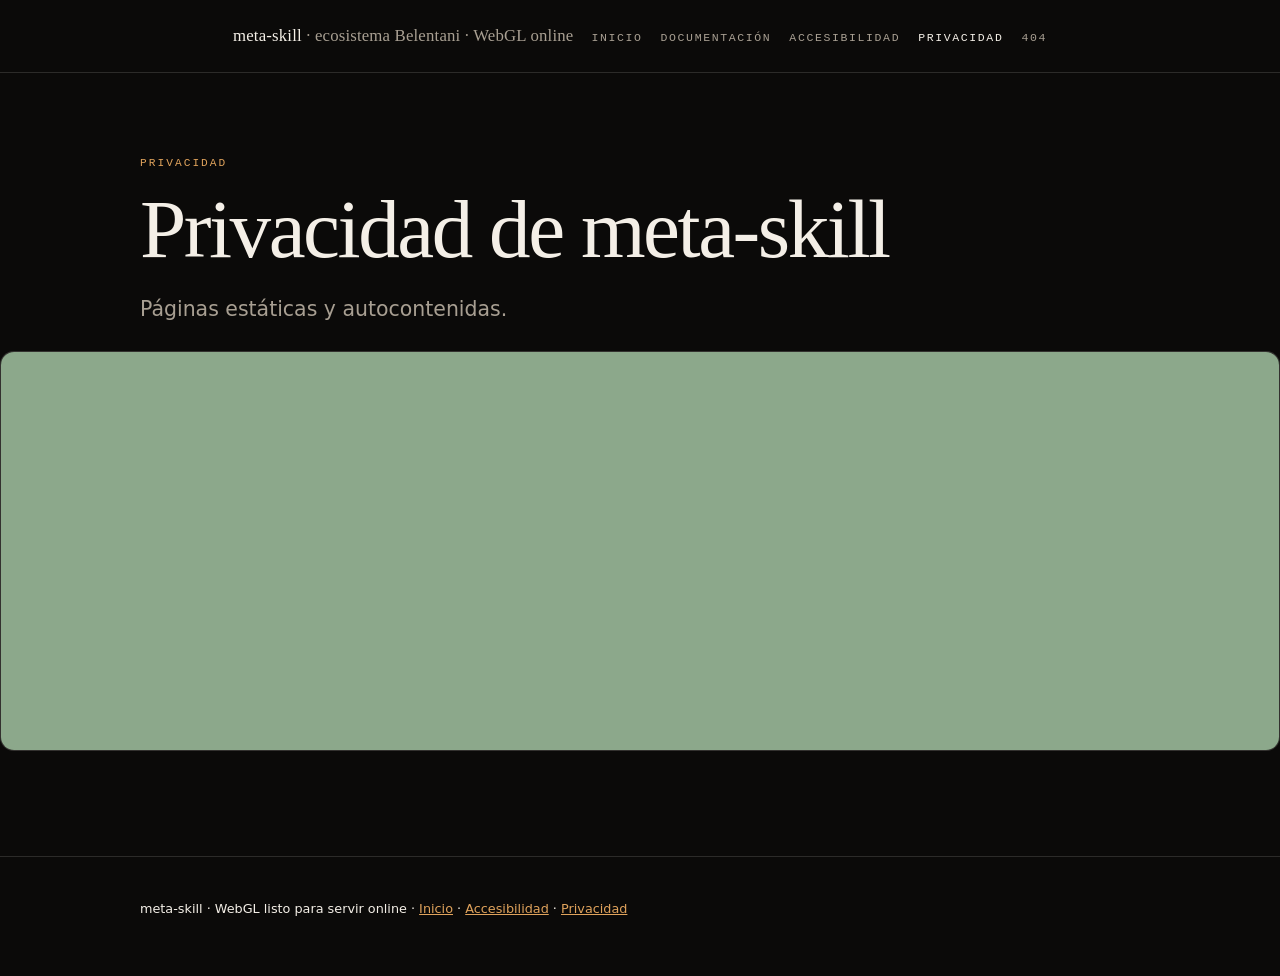
<file: privacidad.html>
<!DOCTYPE html>
<html dir="ltr" lang="es">
<head>
<meta charset="UTF-8">
<meta name="viewport" content="width=device-width, initial-scale=1.0">
<title>meta-skill</title>
<meta name="description" content="Meta-Skill 🇧🇷">
<meta name="generator" content="repo-completo-final-v1">
<meta property="og:title" content="meta-skill">
<meta property="og:description" content="Meta-Skill 🇧🇷">
<meta property="og:type" content="website">
<link rel="icon" href="data:image/svg+xml,%3Csvg xmlns='http://www.w3.org/2000/svg' viewBox='0 0 32 32'%3E%3Crect width='32' height='32' rx='7' fill='%230b0a09'/%3E%3Ccircle cx='16' cy='16' r='7' fill='%234659a6'/%3E%3C/svg%3E">
<style>
:root{--bg:#0b0a09;--bg2:#131110;--ink:#f4efe7;--dim:#a89f92;--accent:#e0a35c;
--accent2:#7fa88b;--line:rgba(244,239,231,.14);--serif:"Iowan Old Style","Palatino Linotype",Palatino,Georgia,serif;
--sans:ui-sans-serif,"Segoe UI",Inter,system-ui,-apple-system,sans-serif;
--mono:ui-monospace,"Cascadia Mono",Consolas,monospace;--measure:62ch;--radius:14px}
*{box-sizing:border-box}
html{scroll-behavior:smooth}
body{margin:0;background:var(--bg);color:var(--ink);font-family:var(--sans);line-height:1.65;
-webkit-font-smoothing:antialiased}
.wrap{max-width:1080px;margin:0 auto;padding:0 clamp(18px,4vw,40px);position:relative;z-index:1}
a{color:var(--accent)}
a:focus-visible,button:focus-visible{outline:3px solid var(--accent2);outline-offset:3px;border-radius:6px}
.skip{position:absolute;left:-9999px;top:0;background:var(--accent);color:#12100e;padding:10px 16px;z-index:9}
.skip:focus{left:12px;top:12px}
header.site{border-bottom:1px solid var(--line);padding:22px 0;display:flex;gap:18px;
align-items:baseline;justify-content:space-between;flex-wrap:wrap}
.brand{font-family:var(--serif);font-size:1.05rem;letter-spacing:.01em}
.brand span{color:var(--dim)}
nav.site{display:flex;gap:18px;flex-wrap:wrap;font-family:var(--mono);font-size:.72rem;
letter-spacing:.14em;text-transform:uppercase}
nav.site a{color:var(--dim);text-decoration:none}
nav.site a:hover,nav.site a[aria-current=page]{color:var(--ink)}
main{padding:clamp(48px,9vh,104px) 0}
.eyebrow{font-family:var(--mono);font-size:.7rem;letter-spacing:.18em;text-transform:uppercase;
color:var(--accent);margin:0 0 18px}
h1{font-family:var(--serif);font-size:clamp(2.4rem,7vw,5.2rem);line-height:.95;
letter-spacing:-.03em;margin:0 0 24px;font-weight:500;text-wrap:balance}
h2{font-family:var(--serif);font-size:clamp(1.4rem,3vw,2.1rem);line-height:1.15;
letter-spacing:-.02em;margin:64px 0 18px;font-weight:500}
h3{font-size:1.02rem;margin:28px 0 10px;letter-spacing:-.01em}
p,li{max-width:var(--measure);color:var(--ink)}
.lead{font-size:clamp(1.05rem,2vw,1.28rem);color:var(--dim);max-width:56ch}
hr{border:0;border-top:1px solid var(--line);margin:clamp(40px,8vh,80px) 0}
.grid{display:grid;grid-template-columns:repeat(auto-fit,minmax(240px,1fr));gap:1px;
background:var(--line);border:1px solid var(--line);border-radius:var(--radius);overflow:hidden;margin:32px 0}
.cell{background:var(--bg2);padding:22px 20px}
.cell h3{margin-top:0}
.cell p{font-size:.9rem;color:var(--dim);margin:0}
code,kbd{font-family:var(--mono);font-size:.86em;background:rgba(244,239,231,.07);
padding:2px 6px;border-radius:5px}
pre{background:var(--bg2);border:1px solid var(--line);border-radius:var(--radius);
padding:18px;overflow:auto;max-width:100%}
pre code{background:none;padding:0}
table{width:100%;border-collapse:collapse;margin:24px 0;font-size:.92rem}
th,td{text-align:left;padding:10px 12px;border-bottom:1px solid var(--line);vertical-align:top}
th{font-family:var(--mono);font-size:.7rem;letter-spacing:.12em;text-transform:uppercase;color:var(--dim)}
.pill{display:inline-block;font-family:var(--mono);font-size:.68rem;letter-spacing:.12em;
text-transform:uppercase;border:1px solid var(--line);color:var(--dim);padding:3px 9px;border-radius:999px}
footer.site{border-top:1px solid var(--line);padding:28px 0 44px;color:var(--dim);font-size:.8rem}
.reveal{opacity:0;transform:translateY(14px);transition:opacity .5s ease,transform .5s ease}
.reveal.in{opacity:1;transform:none}
@media (prefers-reduced-motion:reduce){html{scroll-behavior:auto}
.reveal{opacity:1;transform:none;transition:none}}
::selection{background:var(--accent);color:#12100e}
.webgl-canvas{width:100%;height:400px;background:var(--bg2);border:1px solid var(--line);
border-radius:var(--radius);margin:24px 0;display:block}
.superpowers-badge{display:inline-block;font-family:var(--mono);font-size:.65rem;
letter-spacing:.12em;text-transform:uppercase;border:1px solid var(--accent2);
color:var(--accent2);padding:4px 10px;border-radius:999px;margin:10px 0}
</style>
<meta name="theme-color" content="#0b0b0f">
<meta name="color-scheme" content="light dark">
<meta name="robots" content="index,follow">
<meta name="twitter:card" content="summary_large_image">
<meta property="og:locale" content="es_ES">
<meta name="twitter:title" content="meta-skill">
<meta name="referrer" content="strict-origin-when-cross-origin">
<meta name="format-detection" content="telephone=no">
<meta name="apple-mobile-web-app-capable" content="yes">
</head>
<body>
<a class="skip" href="#contenido">Saltar al contenido</a>
<header class="site"><div class="wrap" style="display:flex;justify-content:space-between;align-items:baseline;gap:18px;flex-wrap:wrap">
<div class="brand">meta-skill <span>· ecosistema Belentani · WebGL online</span></div>
<nav class="site" aria-label="Navegación principal"><a href="index.html">Inicio</a><a href="docs.html">Documentación</a><a href="accesibilidad.html">Accesibilidad</a><a href="privacidad.html" aria-current="page">Privacidad</a><a href="404.html">404</a></nav>
</div></header>
<main id="contenido"><div class="wrap">

<p class="eyebrow">Privacidad</p>
<h1>Privacidad de meta-skill</h1>
<p class="lead">Páginas estáticas y autocontenidas.</p>

</div></main>
<footer class="site"><div class="wrap">
<p>meta-skill · WebGL listo para servir online · <a href="index.html">Inicio</a> · <a href="accesibilidad.html">Accesibilidad</a> · <a href="privacidad.html">Privacidad</a></p>
</div></footer>
<script>
(function(){
  var canvas = document.createElement('canvas');
  canvas.className = 'webgl-canvas';
  var container = document.getElementById('contenido');
  if(container){ container.appendChild(canvas); }
  try{
    var gl = canvas.getContext('webgl') || canvas.getContext('experimental-webgl');
    if(!gl){ canvas.innerHTML = '<p style="color:var(--dim);font-family:var(--mono);padding:12px">WebGL no disponible en este navegador.</p>'; return; }
    gl.clearColor(0.047,0.043,0.039,1);
    gl.clear(gl.COLOR_BUFFER_BIT);
    var vs = gl.createShader(gl.VERTEX_SHADER);
    gl.shaderSource(vs, 'attribute vec2 p;void main(){gl_Position=vec4(p,0.0,1.0);}');
    gl.compileShader(vs);
    var fs = gl.createShader(gl.FRAGMENT_SHADER);
    gl.shaderSource(fs, 'precision mediump float;uniform vec4 c;void main(){gl_FragColor=c;}');
    gl.compileShader(fs);
    var prog = gl.createProgram();
    gl.attachShader(prog,vs); gl.attachShader(prog,fs); gl.linkProgram(prog);
    gl.useProgram(prog);
    var loc = gl.getUniformLocation(prog,'c');
    gl.uniform4f(loc, 0.549, 0.659, 0.545, 1.0);
    var buf = gl.createBuffer();
    gl.bindBuffer(gl.ARRAY_BUFFER,buf);
    gl.bufferData(gl.ARRAY_BUFFER,new Float32Array([-1,-1,1,-1,-1,1,1,1]),gl.STATIC_DRAW);
    var attr = gl.getAttribLocation(prog,'p');
    gl.enableVertexAttribArray(attr);
    gl.vertexAttribPointer(attr,2,gl.FLOAT,false,0,0);
    gl.drawArrays(gl.TRIANGLE_STRIP,0,4);
  }catch(e){ console.log('WebGL init:', e.message); }
})();
</script>
</body>
</html>
</file>
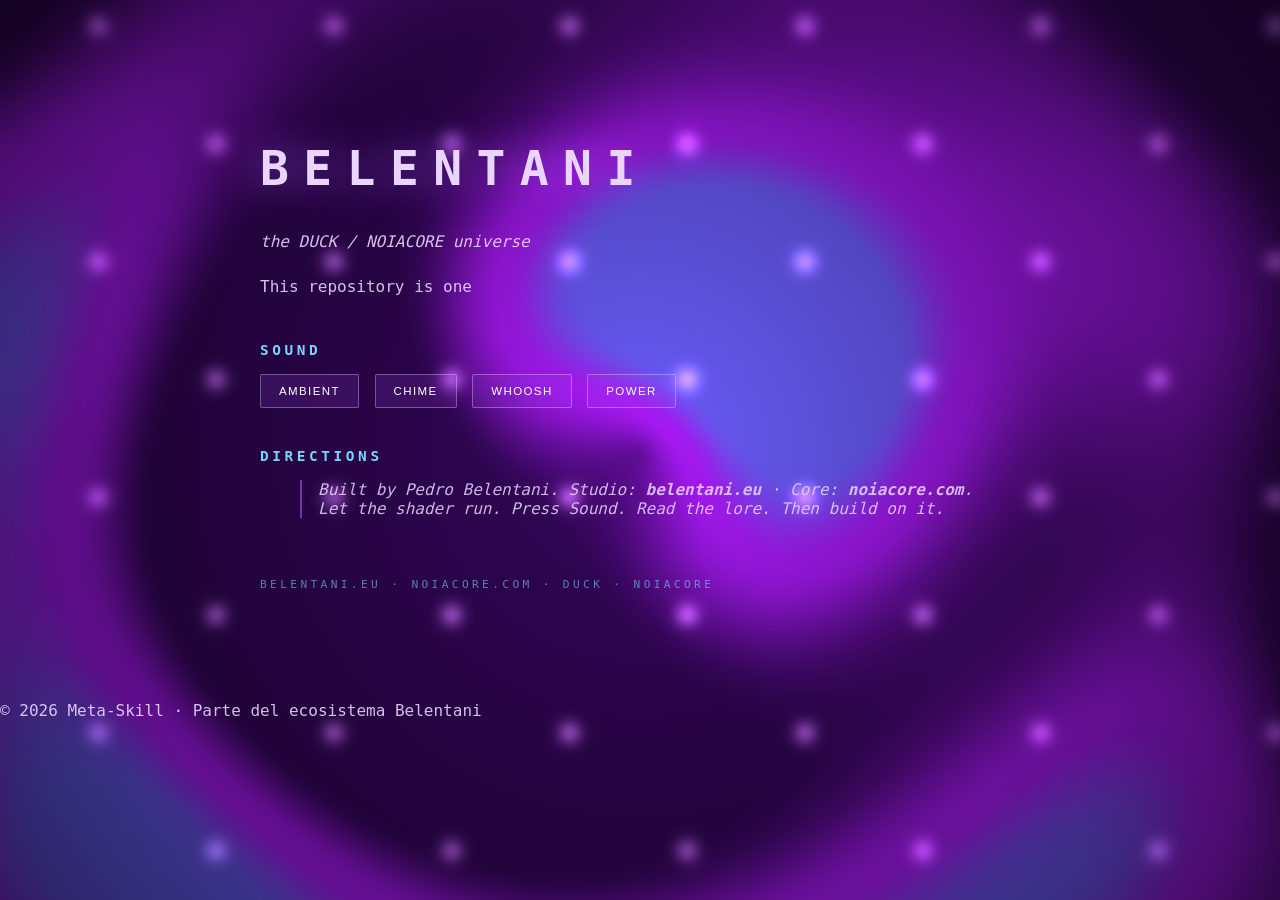
<file: magic/immersive.html>
<!DOCTYPE html>
<html dir="ltr" lang="en">
<head>
<meta charset="UTF-8" />
<meta name="viewport" content="width=device-width, initial-scale=1.0" />
<title>BELENTANI · Meta-Skill · meta-herramienta para crear skills</title>
<style>
  html,body{margin:0;min-height:100%;background:#05010d;color:#e9d5ff;font-family:ui-monospace,Menlo,monospace;}
  #gl{position:fixed;inset:0;width:100%;height:100%;z-index:0;}
  .wrap{position:relative;z-index:1;max-width:760px;margin:0 auto;padding:12vh 24px 10vh;}
  h1{font-size:clamp(1.6rem,5vw,3rem);letter-spacing:.3em;text-shadow:0 0 40px rgba(168,85,247,.8);}
  h2{letter-spacing:.25em;color:#7dd3fc;font-size:.9rem;text-transform:uppercase;margin-top:40px;}
  p{line-height:1.8;opacity:.9;}
  blockquote{border-left:2px solid rgba(168,85,247,.7);padding-left:16px;opacity:.85;font-style:italic;}
  .sig{margin-top:60px;letter-spacing:.3em;font-size:.7rem;opacity:.6;color:#7dd3fc;text-transform:uppercase;}
  .btn{margin:4px 6px 0 0;padding:10px 18px;background:rgba(168,85,247,.15);color:#fff;border:1px solid rgba(255,255,255,.3);
    letter-spacing:.12em;font-size:.72rem;text-transform:uppercase;cursor:pointer;border-radius:2px;transition:.25s;}
  .btn:hover{background:rgba(168,85,247,.5);}

    :focus-visible{outline:2px solid #ff073a;outline-offset:3px;border-radius:4px}
</style>
<meta name="description" content="BELENTANI the DUCK / NOIACORE universe.. Información, recursos y contacto en un solo sitio, sin registro.">
<meta property="og:type" content="website">
<meta property="og:title" content="BELENTANI · Meta-Skill · meta-herramienta para crear skills">
<meta property="og:description" content="BELENTANI the DUCK / NOIACORE universe.. Información, recursos y contacto en un solo sitio, sin registro.">
<meta property="og:image" content="brand/og-image.svg">
<meta name="twitter:card" content="summary_large_image">
<link rel="icon" href="assets/favicon.svg" type="image/svg+xml">
<meta name="theme-color" content="#0b0b0f">
<meta name="color-scheme" content="light dark">
<meta name="robots" content="index,follow">
<meta property="og:locale" content="es_ES">
<meta name="twitter:title" content="BELENTANI · Meta-Skill · meta-herramienta para crear skills">
<meta name="referrer" content="strict-origin-when-cross-origin">
<meta name="format-detection" content="telephone=no">
<meta name="apple-mobile-web-app-capable" content="yes">
</head>
<body>
<main>

<canvas id="gl"></canvas>
<div class="wrap">
  <h1>BELENTANI</h1>
  <p><em>the DUCK / NOIACORE universe</em></p>
  <p id="lore"></p>

  <h2>Sound</h2>
  <button class="btn" data-s="ambient" type="button">Ambient</button>
  <button class="btn" data-s="chime" type="button">Chime</button>
  <button class="btn" data-s="whoosh" type="button">Whoosh</button>
  <button class="btn" data-s="power" type="button">Power</button>

  <h2>Directions</h2>
  <blockquote>
    Built by Pedro Belentani. Studio: <strong>belentani.eu</strong> &middot; Core: <strong>noiacore.com</strong>.
    Let the shader run. Press Sound. Read the lore. Then build on it.
  </blockquote>

  <div class="sig">belentani.eu &middot; noiacore.com &middot; DUCK &middot; NOIACORE</div>
</div>

<script>
// ---- LORE (virtual AI instructions + world) ----
const LORE = [
  "This repository is one node in the BELENTANI ecosystem: a creative-intelligence universe weaving art, code and sound.",
  "Every repo carries the signature of belentani.eu (studio) and noiacore.com (core platform).",
  "AI agents operating here follow the VIRTUAL AI INSTRUCTIONS embedded in this experience.",
  "The shader you see is not decoration - it is the signature of the machine, generated live on your GPU.",
  "The sounds are not files - they are synthesized in your browser by a procedural sound forge.",
  "Rule 1: never break the front. Rule 2: always leave the signature. Rule 3: make it feel alive."
];
let li = 0;
const el = document.getElementById('lore');
function typeLore(){
  if(li >= LORE.length){ setTimeout(typeLore, 4000); li = 0; return; }
  el.textContent = '';
  const txt = LORE[li++];
  let i = 0;
  (function t(){
    el.textContent = txt.slice(0, i++);
    if(i <= txt.length) setTimeout(t, 14);
    else setTimeout(typeLore, 2600);
  })();
}
typeLore();

// ---- Shader ----
const c = document.getElementById('gl'), gl = c.getContext('webgl');
if(gl){
  const vert=`attribute vec2 p;void main(){gl_Position=vec4(p,0.,1.);}`;
  const frag=`precision highp float;uniform vec2 uR;uniform float uT;
    void main(){vec2 uv=(gl_FragCoord.xy*2.0-uR)/uR.y;float t=uT*0.10;
    float c=sin(uv.x*3.0+t)+sin(uv.y*4.0-t*1.3)+sin((uv.x+uv.y)*2.4+t*0.7)+sin(length(uv)*6.0-t*1.1);
    vec3 a=vec3(0.20,0.02,0.35);vec3 b=vec3(0.66,0.10,0.97);vec3 c3=vec3(0.05,0.75,1.00);
    vec3 col=mix(a,b,smoothstep(-1.0,1.0,c));col=mix(col,c3,smoothstep(1.0,2.2,c)*0.4);
    col+=pow(max(0.0,sin(uv.x*12.0+t*2.0)*sin(uv.y*12.0-t*2.0)),18.0)*vec3(0.9,0.6,1.0)*0.5;
    gl_FragColor=vec4(col*(1.0-length(uv)*0.35),1.0);}`;
  const buf=gl.createBuffer();gl.bindBuffer(gl.ARRAY_BUFFER,buf);
  gl.bufferData(gl.ARRAY_BUFFER,new Float32Array([-1,-1,3,-1,-1,3]),gl.STATIC_DRAW);
  function sh(t,s){const x=gl.createShader(t);gl.shaderSource(x,s);gl.compileShader(x);return x;}
  const pr=gl.createProgram();gl.attachShader(pr,sh(gl.VERTEX_SHADER,vert));gl.attachShader(pr,sh(gl.FRAGMENT_SHADER,frag));
  gl.linkProgram(pr);gl.useProgram(pr);
  const a=gl.getAttribLocation(pr,'p');gl.enableVertexAttribArray(a);gl.vertexAttribPointer(a,2,gl.FLOAT,false,0,0);
  const uR=gl.getUniformLocation(pr,'uR'),uT=gl.getUniformLocation(pr,'uT');
  function rs(){c.width=innerWidth;c.height=innerHeight;gl.viewport(0,0,innerWidth,innerHeight);gl.uniform2f(uR,innerWidth,innerHeight);}
  addEventListener('resize',rs);rs();
  (function loop(t){gl.uniform1f(uT,t/1000);gl.drawArrays(gl.TRIANGLES,0,3);requestAnimationFrame(loop);})(0);
}

// ---- Sound ----
const AC=window.AudioContext||window.webkitAudioContext;let ctx=null;
const ac=()=>{ctx=ctx||new AC();if(ctx.state==='suspended')ctx.resume();return ctx;};
function tone(f,t0,dur,type,vol,slide){const c=ac(),o=c.createOscillator(),g=c.createGain();o.type=type||'sine';
  o.frequency.setValueAtTime(f,t0);if(slide)o.frequency.exponentialRampToValueAtTime(slide,t0+dur);
  g.gain.setValueAtTime(0.0001,t0);g.gain.exponentialRampToValueAtTime(vol||0.2,t0+0.01);
  g.gain.exponentialRampToValueAtTime(0.0001,t0+dur);o.connect(g).connect(c.destination);o.start(t0);o.stop(t0+dur+0.02);}
function noise(t0,dur,vol,hp){const c=ac(),b=c.createBuffer(1,c.sampleRate*dur,c.sampleRate),d=b.getChannelData(0);
  for(let i=0;i<d.length;i++)d[i]=(Math.random()*2-1);
  const s=c.createBufferSource();s.buffer=b;const g=c.createGain(),f=c.createBiquadFilter();f.type='highpass';f.frequency.value=hp||800;
  g.gain.setValueAtTime(vol||0.15,t0);g.gain.exponentialRampToValueAtTime(0.0001,t0+dur);
  s.connect(f).connect(g).connect(c.destination);s.start(t0);s.stop(t0+dur);}
const sfx={ambient(){const t=ac().currentTime;[110,165,220,275].forEach(f=>tone(f,t,6,'sine',0.05));tone(55,t,6,'triangle',0.12);},
  chime(){const t=ac().currentTime;[523,659,784,1046].forEach((f,i)=>tone(f,t+i*0.08,0.9,'sine',0.18));tone(2093,t,1.2,'sine',0.06);},
  whoosh(){const t=ac().currentTime;noise(t,0.7,0.25,400);tone(120,t,0.7,'sawtooth',0.12,1400);},
  power(){const t=ac().currentTime;tone(60,t,0.5,'sawtooth',0.15,240);tone(880,t+0.35,0.6,'sine',0.12);}};
document.querySelectorAll('[data-s]').forEach(b=>b.addEventListener('click',()=>{ac();sfx[b.dataset.s]();}));
</script>
</main>
<footer><p>© 2026 Meta-Skill · Parte del ecosistema Belentani</p></footer>
<!-- page-fix:1 -->
</body>
</html>
</file>
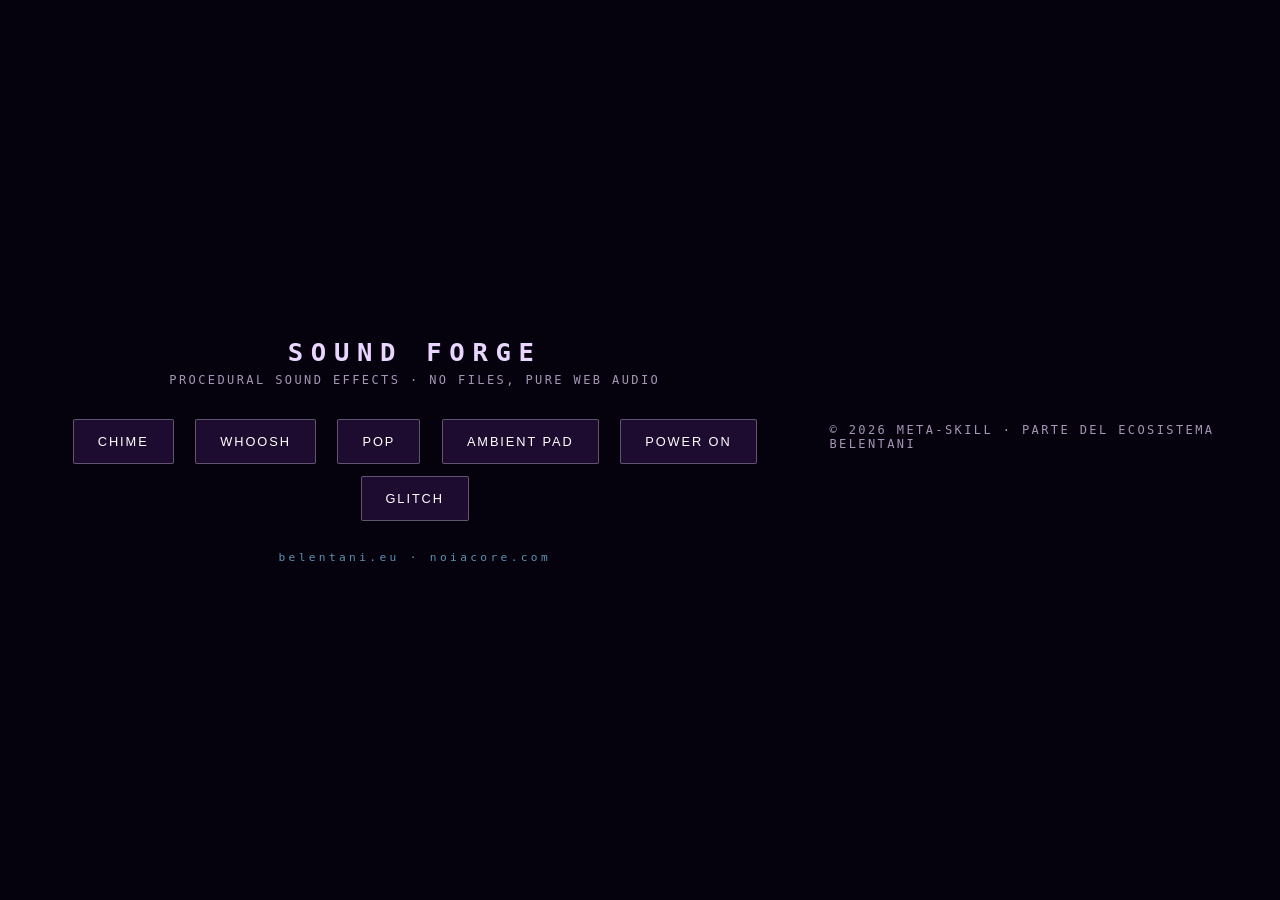
<file: magic/sfx.html>
<!DOCTYPE html>
<html dir="ltr" lang="en">
<head>
<meta charset="UTF-8" />
<meta name="viewport" content="width=device-width, initial-scale=1.0" />
<title>SOUND FORGE · Meta-Skill · meta-herramienta para crear</title>
<style>
  html,body{margin:0;height:100%;background:#05010d;color:#e9d5ff;font-family:ui-monospace,Menlo,monospace;display:flex;align-items:center;justify-content:center;}
  .box{text-align:center;padding:30px;}
  h1{letter-spacing:.3em;font-size:1.6rem;margin:0 0 6px;}
  p{opacity:.7;letter-spacing:.2em;font-size:.75rem;margin:0 0 26px;text-transform:uppercase;}
  button{margin:6px;padding:14px 24px;background:rgba(168,85,247,.15);color:#fff;border:1px solid rgba(255,255,255,.3);
    letter-spacing:.15em;font-size:.8rem;text-transform:uppercase;cursor:pointer;border-radius:2px;transition:.25s;}
  button:hover{background:rgba(168,85,247,.5);box-shadow:0 0 25px rgba(168,85,247,.7);}
  .sign{margin-top:24px;color:#7dd3fc;letter-spacing:.3em;font-size:.7rem;opacity:.7;}

    :focus-visible{outline:2px solid #ff073a;outline-offset:3px;border-radius:4px}
</style>
<meta name="description" content="SOUND FORGE procedural sound effects · no files, pure web audio.. Información, recursos y contacto en un solo sitio, sin registro.">
<meta property="og:type" content="website">
<meta property="og:title" content="SOUND FORGE · Meta-Skill · meta-herramienta para crear">
<meta property="og:description" content="SOUND FORGE procedural sound effects · no files, pure web audio.. Información, recursos y contacto en un solo sitio, sin registro.">
<meta property="og:image" content="brand/og-image.svg">
<meta name="twitter:card" content="summary_large_image">
<link rel="icon" href="assets/favicon.svg" type="image/svg+xml">
<meta name="theme-color" content="#0b0b0f">
<meta name="color-scheme" content="light dark">
<meta name="robots" content="index,follow">
<meta property="og:locale" content="es_ES">
<meta name="twitter:title" content="SOUND FORGE · Meta-Skill · meta-herramienta para crear">
<meta name="referrer" content="strict-origin-when-cross-origin">
<meta name="format-detection" content="telephone=no">
<meta name="apple-mobile-web-app-capable" content="yes">
</head>
<body>
<main>

<div class="box">
  <h1>SOUND FORGE</h1>
  <p>procedural sound effects &middot; no files, pure web audio</p>
  <div>
    <button data-s="chime" type="button">Chime</button>
    <button data-s="whoosh" type="button">Whoosh</button>
    <button data-s="pop" type="button">Pop</button>
    <button data-s="ambient" type="button">Ambient Pad</button>
    <button data-s="power" type="button">Power On</button>
    <button data-s="glitch" type="button">Glitch</button>
  </div>
  <div class="sign">belentani.eu &middot; noiacore.com</div>
</div>
<script>
const AC = window.AudioContext || window.webkitAudioContext;
let ctx = null;
function ac(){ if(!ctx) ctx = new AC(); if(ctx.state==='suspended') ctx.resume(); return ctx; }
function tone(f, t0, dur, type, vol, slideTo){
  const c=ac(), o=c.createOscillator(), g=c.createGain();
  o.type=type||'sine'; o.frequency.setValueAtTime(f,t0);
  if(slideTo) o.frequency.exponentialRampToValueAtTime(slideTo,t0+dur);
  g.gain.setValueAtTime(0.0001,t0);
  g.gain.exponentialRampToValueAtTime(vol||0.2,t0+0.01);
  g.gain.exponentialRampToValueAtTime(0.0001,t0+dur);
  o.connect(g).connect(c.destination); o.start(t0); o.stop(t0+dur+0.02);
}
function noise(t0,dur,vol,hp){
  const c=ac(), b=c.createBuffer(1, c.sampleRate*dur, c.sampleRate), d=b.getChannelData(0);
  for(let i=0;i<d.length;i++) d[i]=(Math.random()*2-1);
  const s=c.createBufferSource(); s.buffer=b; const g=c.createGain(), f=c.createBiquadFilter();
  f.type='highpass'; f.frequency.value=hp||800;
  g.gain.setValueAtTime(vol||0.15,t0); g.gain.exponentialRampToValueAtTime(0.0001,t0+dur);
  s.connect(f).connect(g).connect(c.destination); s.start(t0); s.stop(t0+dur);
}
const sfx = {
  chime(){ const t=ac().currentTime; [523,659,784,1046].forEach((f,i)=>tone(f,t+i*0.08,0.9,'sine',0.18)); tone(2093,t,1.2,'sine',0.06); },
  whoosh(){ const t=ac().currentTime; noise(t,0.7,0.25,400); tone(120,t,0.7,'sawtooth',0.12,1400); },
  pop(){ const t=ac().currentTime; tone(900,t,0.08,'sine',0.3,180); },
  ambient(){ const t=ac().currentTime; [110,165,220,275].forEach(f=>tone(f,t,6,'sine',0.05)); tone(55,t,6,'triangle',0.12); },
  power(){ const t=ac().currentTime; tone(60,t,0.5,'sawtooth',0.15,240); tone(880,t+0.35,0.6,'sine',0.12); },
  glitch(){ const t=ac().currentTime; [220,180,260,150].forEach((f,i)=>tone(f,t+i*0.05,0.05,'square',0.12)); noise(t,0.3,0.2,1500); }
};
document.querySelectorAll('button').forEach(b=>b.addEventListener('click',()=>{ ac(); sfx[b.dataset.s](); }));
</script>
</main>
<footer><p>© 2026 Meta-Skill · Parte del ecosistema Belentani</p></footer>
<!-- page-fix:1 -->
</body>
</html>
</file>
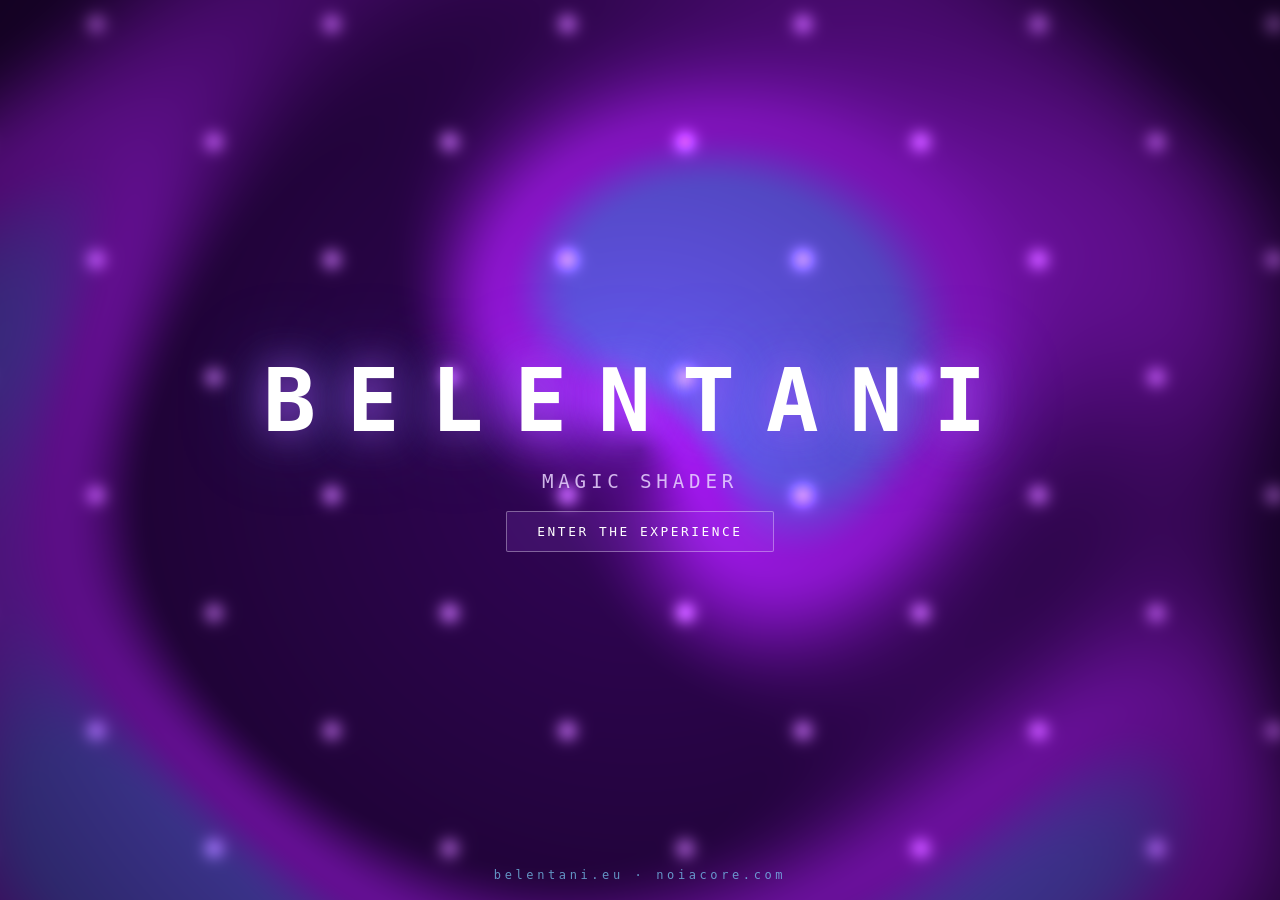
<file: magic/shader.html>
<!DOCTYPE html>
<html dir="ltr" lang="en">
<head>
<meta charset="UTF-8" />
<meta name="viewport" content="width=device-width, initial-scale=1.0" />
<title>BELENTANI · Meta-Skill · magic</title>
<style>
  html, body { margin:0; height:100%; overflow:hidden; background:#05010d; font-family:ui-monospace,SFMono-Regular,Menlo,monospace; }
  #gl { position:fixed; inset:0; width:100%; height:100%; display:block; }
  .ui {
    position:fixed; inset:0; display:flex; flex-direction:column;
    align-items:center; justify-content:center; gap:18px;
    color:#fff; text-align:center; pointer-events:none; z-index:2;
  }
  .ui h1 { font-size:clamp(2rem,7vw,5.5rem); margin:0; letter-spacing:.35em; font-weight:900;
    text-shadow:0 0 40px rgba(168,85,247,.9),0 0 90px rgba(0,212,255,.4); }
  .ui p  { margin:0; font-size:clamp(.8rem,2vw,1.2rem); letter-spacing:.25em; opacity:.85;
    color:#e9d5ff; text-transform:uppercase; }
  .sign { position:fixed; bottom:18px; width:100%; text-align:center; color:#7dd3fc;
    letter-spacing:.3em; font-size:.75rem; opacity:.7; z-index:3; }
  a.cta { pointer-events:auto; color:#fff; text-decoration:none; border:1px solid rgba(255,255,255,.35);
    padding:12px 30px; letter-spacing:.2em; text-transform:uppercase; font-size:.8rem;
    background:rgba(168,85,247,.15); border-radius:2px; transition:.3s; }
  a.cta:hover { background:rgba(168,85,247,.5); box-shadow:0 0 40px rgba(168,85,247,.8); }

    :focus-visible{outline:2px solid #ff073a;outline-offset:3px;border-radius:4px}
</style>
<meta name="description" content="BELENTANI Magic Shader.. Información, recursos y contacto en un solo sitio, sin registro.">
<meta property="og:type" content="website">
<meta property="og:title" content="BELENTANI · Meta-Skill · magic">
<meta property="og:description" content="BELENTANI Magic Shader.. Información, recursos y contacto en un solo sitio, sin registro.">
<meta property="og:image" content="brand/og-image.svg">
<meta name="twitter:card" content="summary_large_image">
<link rel="icon" href="assets/favicon.svg" type="image/svg+xml">
<meta name="theme-color" content="#0b0b0f">
<meta name="color-scheme" content="light dark">
<meta name="robots" content="index,follow">
<meta property="og:locale" content="es_ES">
<meta name="twitter:title" content="BELENTANI · Meta-Skill · magic">
<meta name="referrer" content="strict-origin-when-cross-origin">
<meta name="format-detection" content="telephone=no">
<meta name="apple-mobile-web-app-capable" content="yes">
</head>
<body>
<main>

<canvas id="gl"></canvas>
<div class="ui">
  <h1>BELENTANI</h1>
  <p>Magic Shader</p>
  <a class="cta" href="immersive.html">enter the experience</a>
</div>
<div class="sign">belentani.eu &middot; noiacore.com</div>
<script>
const canvas = document.getElementById('gl');
const gl = canvas.getContext('webgl');
if (!gl) { document.body.innerHTML='<div style="color:#fff;padding:40px">WebGL not available</div>'; }
else {
  const vert = `attribute vec2 p; void main(){ gl_Position=vec4(p,0.,1.); }`;
  const frag = `
    precision highp float;
    uniform vec2 uR; uniform float uT;
    void main(){
      vec2 uv = (gl_FragCoord.xy*2.0-uR)/uR.y;
      float t = uT*0.12;
      float c = sin(uv.x*3.0+t)+sin(uv.y*4.0-t*1.3)+sin((uv.x+uv.y)*2.4+t*0.7)
                +sin(length(uv)*6.0-t*1.1);
      vec3 a = vec3(0.20,0.02,0.35);           // deep violet
      vec3 b = vec3(0.66,0.10,0.97);           // electric purple
      vec3 c3= vec3(0.05,0.75,1.00);           // cyan
      vec3 col = mix(a,b,smoothstep(-1.0,1.0,c));
      col = mix(col,c3,smoothstep(1.0,2.2,c)*0.4);
      float vign = 1.0 - length(uv)*0.35;
      col += pow(max(0.0,sin(uv.x*12.0+t*2.0)*sin(uv.y*12.0-t*2.0)),18.0)*vec3(0.9,0.6,1.0)*0.5;
      gl_FragColor = vec4(col*vign,1.0);
    }`;
  const buf = gl.createBuffer();
  gl.bindBuffer(gl.ARRAY_BUFFER, buf);
  gl.bufferData(gl.ARRAY_BUFFER, new Float32Array([-1,-1, 3,-1, -1,3]), gl.STATIC_DRAW);
  function sh(type, src){ const s=gl.createShader(type); gl.shaderSource(s,src); gl.compileShader(s); return s; }
  const pr=gl.createProgram();
  gl.attachShader(pr, sh(gl.VERTEX_SHADER,vert));
  gl.attachShader(pr, sh(gl.FRAGMENT_SHADER,frag));
  gl.linkProgram(pr); gl.useProgram(pr);
  const a=gl.getAttribLocation(pr,'p'); gl.enableVertexAttribArray(a); gl.vertexAttribPointer(a,2,gl.FLOAT,false,0,0);
  const uR=gl.getUniformLocation(pr,'uR'), uT=gl.getUniformLocation(pr,'uT');
  function resize(){ canvas.width=innerWidth; canvas.height=innerHeight; gl.viewport(0,0,innerWidth,innerHeight); gl.uniform2f(uR,innerWidth,innerHeight); }
  addEventListener('resize',resize); resize();
  (function loop(t){ gl.uniform1f(uT,t/1000); gl.drawArrays(gl.TRIANGLES,0,3); requestAnimationFrame(loop); })(0);
}
</script>
</main>
<footer><p>© 2026 Meta-Skill · Parte del ecosistema Belentani</p></footer>
<!-- page-fix:1 -->
</body>
</html>
</file>
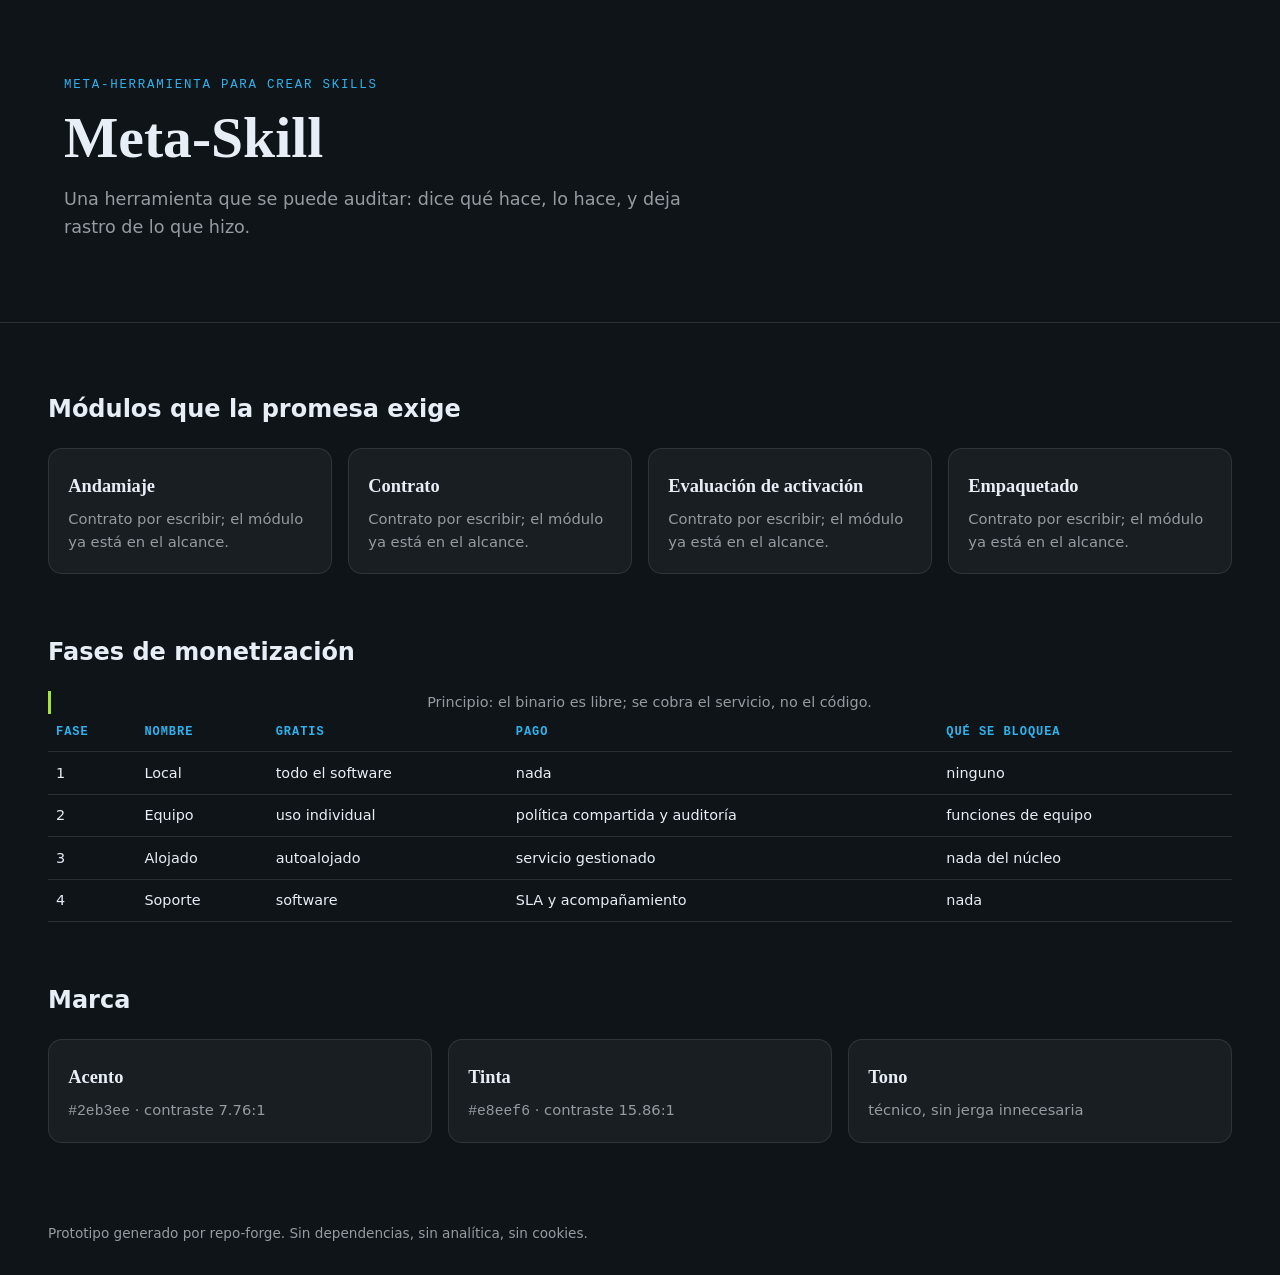
<file: plataforma/PROTOTIPO.html>
<!DOCTYPE html>
<html dir="ltr" lang="es">
<head>
<meta charset="UTF-8">
<meta name="viewport" content="width=device-width, initial-scale=1.0">
<title>Meta-Skill — diseño de plataforma</title>
<meta name="description" content="Prototipo autocontenido del diseño de plataforma de Meta-Skill: módulos, paleta y fases de monetización.">
<style>
  :root { --bg:#0f1419; --surface:#191e23; --ink:#e8eef6; --muted:#969ba2;
           --accent:#2eb3ee; --accent2:#a3e635; }
  * { box-sizing: border-box; }
  body { margin:0; background:var(--bg); color:var(--ink);
          font-family: system-ui, -apple-system, "Segoe UI", sans-serif; line-height:1.55; }
  header { padding: clamp(1.5rem, 5vw, 4rem); border-bottom:1px solid color-mix(in srgb, var(--ink) 12%, transparent); }
  h1 { font-family: Georgia, "Times New Roman", serif; font-size: clamp(2rem, 6vw, 3.6rem);
        margin:0 0 .5rem; line-height:1.05; }
  .kicker { font-family: ui-monospace, monospace; color:var(--accent); letter-spacing:.14em;
             text-transform:uppercase; font-size:.78rem; }
  .lead { color:var(--muted); max-width:60ch; font-size:1.1rem; }
  main { padding: clamp(1.5rem, 4vw, 3rem); display:grid; gap:2.5rem; }
  .grid { display:grid; gap:1rem; grid-template-columns: repeat(auto-fit, minmax(230px, 1fr)); }
  .card { background:var(--surface); border:1px solid color-mix(in srgb, var(--ink) 10%, transparent);
           border-radius:14px; padding:1.2rem; }
  .card h3 { margin:.2rem 0 .5rem; font-family: Georgia, serif; font-size:1.15rem; }
  .card p { margin:0; color:var(--muted); font-size:.92rem; }
  table { border-collapse:collapse; width:100%; font-size:.9rem; }
  th, td { text-align:left; padding:.6rem .5rem; border-bottom:1px solid color-mix(in srgb, var(--ink) 12%, transparent); }
  th { font-family: ui-monospace, monospace; font-size:.75rem; text-transform:uppercase; letter-spacing:.08em; color:var(--accent); }
  .rule { border-left:3px solid var(--accent2); padding-left:1rem; color:var(--muted); }
  footer { padding: 2rem clamp(1.5rem,4vw,3rem); color:var(--muted); font-size:.85rem; }
  :focus-visible { outline:3px solid var(--accent); outline-offset:2px; }
  @media (prefers-reduced-motion: reduce) { * { transition:none !important; animation:none !important; } }
</style>
<meta name="theme-color" content="#0b0b0f">
<meta name="color-scheme" content="light dark">
<meta property="og:title" content="Meta-Skill — diseño de plataforma">
<meta property="og:description" content="Prototipo autocontenido del diseño de plataforma de Meta-Skill: módulos, paleta y fases de monetización.">
<meta name="robots" content="index,follow">
<meta property="og:type" content="website">
<meta name="twitter:card" content="summary_large_image">
<meta property="og:locale" content="es_ES">
<meta name="twitter:title" content="Meta-Skill — diseño de plataforma">
<meta name="referrer" content="strict-origin-when-cross-origin">
<meta name="format-detection" content="telephone=no">
<meta name="apple-mobile-web-app-capable" content="yes">
</head>
<body>
<header>
  <p class="kicker">meta-herramienta para crear skills</p>
  <h1>Meta-Skill</h1>
  <p class="lead">Una herramienta que se puede auditar: dice qué hace, lo hace, y deja rastro de lo que hizo.</p>
</header>
<main>
  <section aria-labelledby="mods">
    <h2 id="mods">Módulos que la promesa exige</h2>
    <div class="grid">
      <article class="card"><h3>Andamiaje</h3><p>Contrato por escribir; el módulo ya está en el alcance.</p></article>
      <article class="card"><h3>Contrato</h3><p>Contrato por escribir; el módulo ya está en el alcance.</p></article>
      <article class="card"><h3>Evaluación de activación</h3><p>Contrato por escribir; el módulo ya está en el alcance.</p></article>
      <article class="card"><h3>Empaquetado</h3><p>Contrato por escribir; el módulo ya está en el alcance.</p></article>
    </div>
  </section>
  <section aria-labelledby="monet">
    <h2 id="monet">Fases de monetización</h2>
    <table>
      <caption class="rule">Principio: el binario es libre; se cobra el servicio, no el código.</caption>
      <thead><tr><th>Fase</th><th>Nombre</th><th>Gratis</th><th>Pago</th><th>Qué se bloquea</th></tr></thead>
      <tbody>
        <tr><td>1</td><td>Local</td><td>todo el software</td><td>nada</td><td>ninguno</td></tr>
        <tr><td>2</td><td>Equipo</td><td>uso individual</td><td>política compartida y auditoría</td><td>funciones de equipo</td></tr>
        <tr><td>3</td><td>Alojado</td><td>autoalojado</td><td>servicio gestionado</td><td>nada del núcleo</td></tr>
        <tr><td>4</td><td>Soporte</td><td>software</td><td>SLA y acompañamiento</td><td>nada</td></tr>
      </tbody>
    </table>
  </section>
  <section aria-labelledby="brand">
    <h2 id="brand">Marca</h2>
    <div class="grid">
      <article class="card"><h3>Acento</h3><p><code>#2eb3ee</code> · contraste 7.76:1</p></article>
      <article class="card"><h3>Tinta</h3><p><code>#e8eef6</code> · contraste 15.86:1</p></article>
      <article class="card"><h3>Tono</h3><p>técnico, sin jerga innecesaria</p></article>
    </div>
  </section>
</main>
<footer>Prototipo generado por repo-forge. Sin dependencias, sin analítica, sin cookies.</footer>
</body>
</html>
</file>
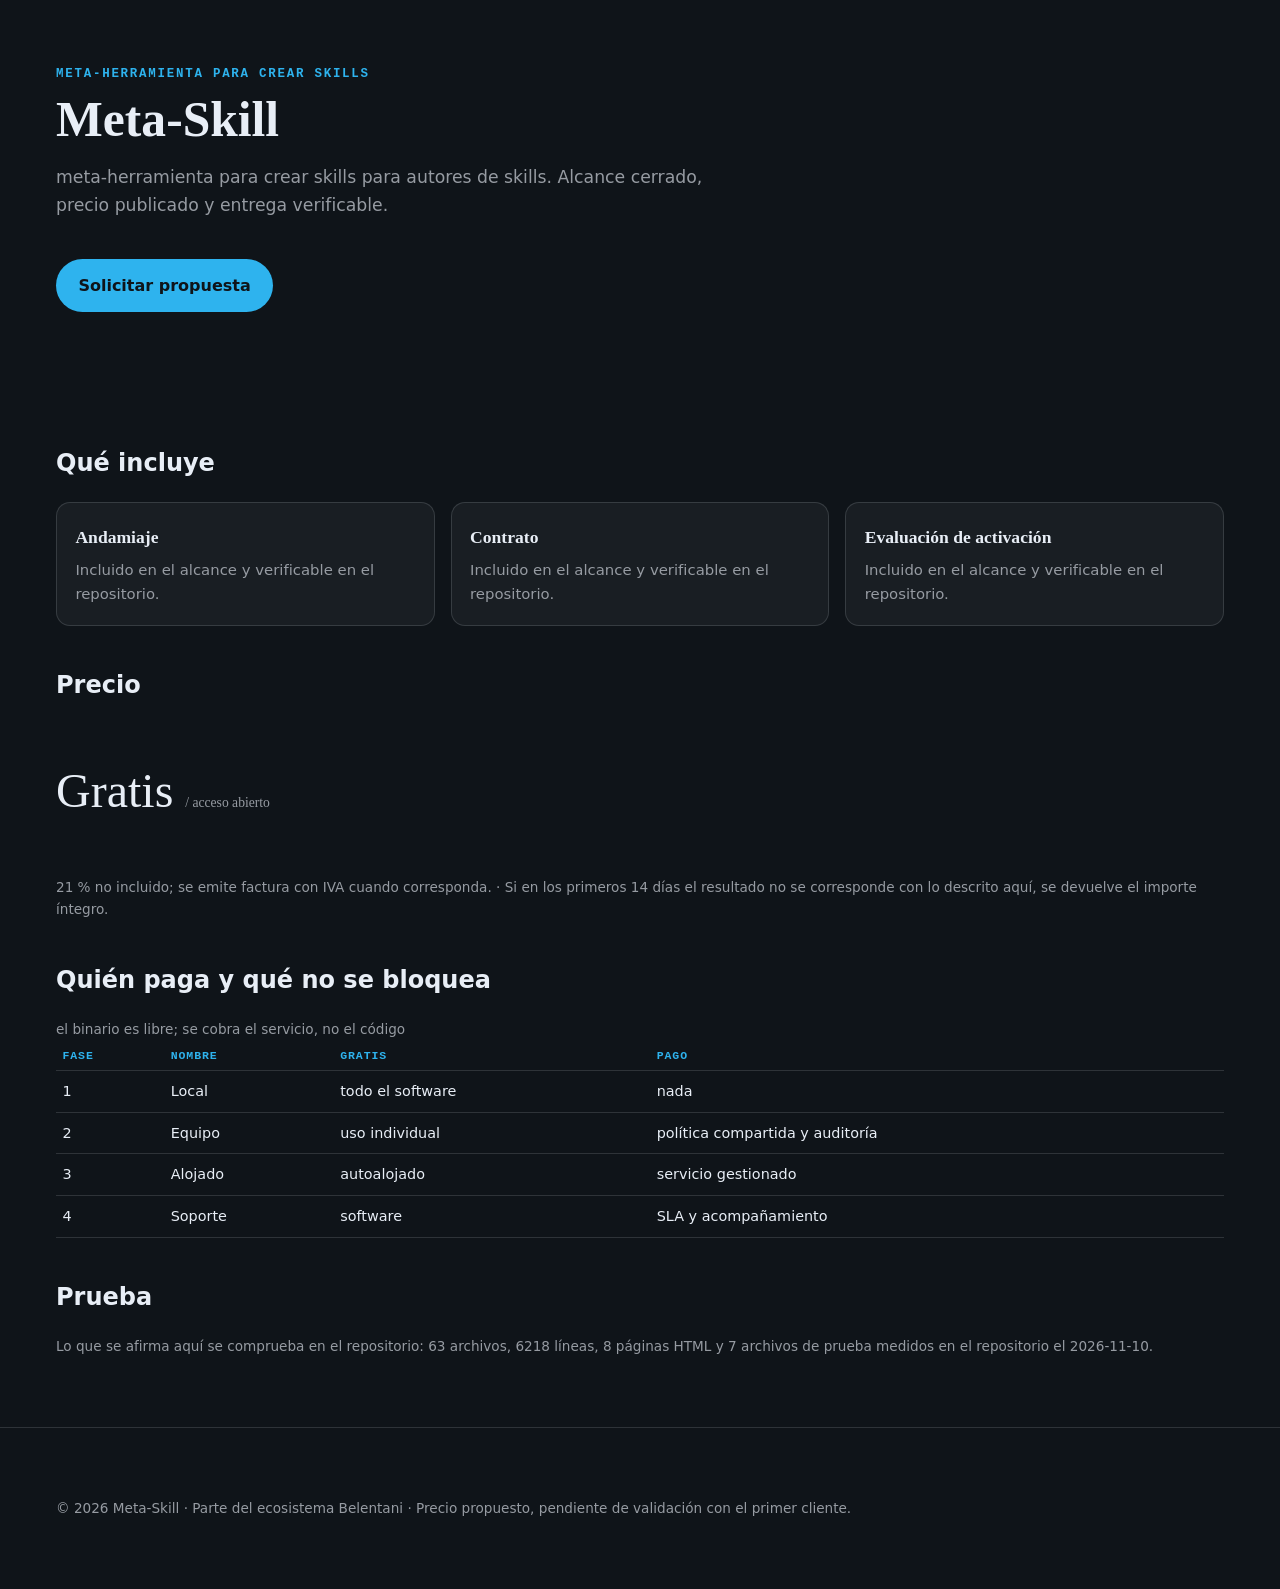
<file: producto/landing.html>
<!DOCTYPE html>
<html dir="ltr" lang="es">
<head>
<meta charset="UTF-8">
<meta name="viewport" content="width=device-width, initial-scale=1.0">
<title>Meta-Skill — meta-herramienta para crear skills</title>
<meta name="description" content="meta-herramienta para crear skills para autores de skills. Alcance cerrado, precio publicado y entrega verificable.">
<meta property="og:type" content="website">
<meta property="og:title" content="Meta-Skill">
<meta property="og:description" content="meta-herramienta para crear skills para autores de skills. Alcance cerrado, precio publicado y entrega verificable.">
<meta property="og:image" content="../brand/og-image.svg">
<link rel="icon" href="../assets/favicon.svg" type="image/svg+xml">
<style>
  :root { --bg:#0f1419; --surface:#191e23; --ink:#e8eef6; --muted:#969ba2;
           --accent:#2eb3ee; --line:color-mix(in srgb, #e8eef6 14%, transparent); }
  * { box-sizing:border-box; }
  body { margin:0; background:var(--bg); color:var(--ink); font:16px/1.6 system-ui,-apple-system,"Segoe UI",sans-serif; }
  header, main, footer { padding: clamp(1.2rem, 5vw, 3.5rem); }
  .kicker { font:600 .78rem/1 ui-monospace,monospace; letter-spacing:.14em; text-transform:uppercase; color:var(--accent); }
  h1 { font-family:Georgia,serif; font-size:clamp(1.9rem,5vw,3.1rem); line-height:1.08; margin:.5rem 0 1rem; max-width:22ch; }
  .lead { color:var(--muted); max-width:60ch; font-size:1.08rem; }
  .cta { display:inline-block; margin-top:1.4rem; background:var(--accent); color:#0f1419;
          padding:.85rem 1.4rem; border-radius:999px; font-weight:650; text-decoration:none; }
  .cta:focus-visible { outline:3px solid var(--ink); outline-offset:3px; }
  .grid { display:grid; gap:1rem; grid-template-columns:repeat(auto-fit,minmax(230px,1fr)); }
  .card { background:var(--surface); border:1px solid var(--line); border-radius:14px; padding:1.15rem; }
  .card h3 { margin:.1rem 0 .5rem; font-family:Georgia,serif; font-size:1.1rem; }
  .card p { margin:0; color:var(--muted); font-size:.93rem; }
  .precio { font-family:Georgia,serif; font-size:clamp(2rem,6vw,3rem); }
  .nota { color:var(--muted); font-size:.85rem; }
  table { border-collapse:collapse; width:100%; font-size:.9rem; margin-top:.6rem; }
  th, td { text-align:left; padding:.55rem .4rem; border-bottom:1px solid var(--line); }
  th { font:600 .72rem/1 ui-monospace,monospace; text-transform:uppercase; letter-spacing:.08em; color:var(--accent); }
  footer { color:var(--muted); font-size:.85rem; border-top:1px solid var(--line); }
  @media (prefers-reduced-motion: reduce) { * { transition:none!important; animation:none!important; } }
</style>
<meta name="theme-color" content="#0b0b0f">
<meta name="color-scheme" content="light dark">
<meta name="robots" content="index,follow">
<meta name="twitter:card" content="summary_large_image">
<meta property="og:locale" content="es_ES">
<meta name="twitter:title" content="Meta-Skill — meta-herramienta para crear skills">
<meta name="referrer" content="strict-origin-when-cross-origin">
<meta name="format-detection" content="telephone=no">
<meta name="apple-mobile-web-app-capable" content="yes">
</head>
<body>
<header>
  <p class="kicker">meta-herramienta para crear skills</p>
  <h1>Meta-Skill</h1>
  <p class="lead">meta-herramienta para crear skills para autores de skills. Alcance cerrado, precio publicado y entrega verificable.</p>
  <a class="cta" href="https://github.com/belentani7/meta-skill/issues/new?title=Solicitud:%20Meta-Skill">Solicitar propuesta</a>
</header>
<main>
  <section aria-labelledby="incluye">
    <h2 id="incluye">Qué incluye</h2>
    <div class="grid"><article class="card"><h3>Andamiaje</h3><p>Incluido en el alcance y verificable en el repositorio.</p></article><article class="card"><h3>Contrato</h3><p>Incluido en el alcance y verificable en el repositorio.</p></article><article class="card"><h3>Evaluación de activación</h3><p>Incluido en el alcance y verificable en el repositorio.</p></article></div>
  </section>
  <section aria-labelledby="precio" style="margin-top:2.5rem">
    <h2 id="precio">Precio</h2>
    <p class="precio">Gratis <span class="nota">/ acceso abierto</span></p>
    <p class="nota">21 % no incluido; se emite factura con IVA cuando corresponda. · Si en los primeros 14 días el resultado no se corresponde con lo descrito aquí, se devuelve el importe íntegro.</p>
  </section>
  <section aria-labelledby="quien" style="margin-top:2.5rem">
    <h2 id="quien">Quién paga y qué no se bloquea</h2>
    <table>
      <caption class="nota" style="text-align:left">el binario es libre; se cobra el servicio, no el código</caption>
      <thead><tr><th>Fase</th><th>Nombre</th><th>Gratis</th><th>Pago</th></tr></thead>
      <tbody><tr><td>1</td><td>Local</td><td>todo el software</td><td>nada</td></tr><tr><td>2</td><td>Equipo</td><td>uso individual</td><td>política compartida y auditoría</td></tr><tr><td>3</td><td>Alojado</td><td>autoalojado</td><td>servicio gestionado</td></tr><tr><td>4</td><td>Soporte</td><td>software</td><td>SLA y acompañamiento</td></tr></tbody>
    </table>
  </section>
  <section aria-labelledby="prueba" style="margin-top:2.5rem">
    <h2 id="prueba">Prueba</h2>
    <p class="nota">Lo que se afirma aquí se comprueba en el repositorio: 63 archivos, 6218 líneas, 8 páginas HTML y 7 archivos de prueba medidos en el repositorio el 2026-11-10.</p>
  </section>
</main>
<footer>
  <p>© 2026 Meta-Skill · Parte del ecosistema Belentani · Precio propuesto, pendiente de validación con el primer cliente.</p>
</footer>
</body>
</html>
</file>
<file: hero.css>
/**
 * hero.css — Estilos de landing page con hero y shader.
 * Reutilizable en cualquier repo.
 */
:root {
  --hero-color-a: #0ea5e9;
  --hero-color-b: #7c3aed;
  --text-primary: #0f172a;
  --text-secondary: #475569;
  --bg-body: #ffffff;
}

@media (prefers-color-scheme: dark) {
  :root {
    --text-primary: #f8fafc;
    --text-secondary: #cbd5e1;
    --bg-body: #0f172a;
  }
}

* { box-sizing: border-box; }
html { scroll-behavior: smooth; }
body {
  margin: 0;
  font-family: system-ui, -apple-system, BlinkMacSystemFont, 'Segoe UI', Roboto, sans-serif;
  color: var(--text-primary);
  background: var(--bg-body);
  line-height: 1.6;
}

/* Prefer reduced motion */
@media (prefers-reduced-motion: reduce) {
  .hero-canvas-wrapper canvas { animation: none !important; }
  html { scroll-behavior: auto; }
}

/* Navigation */
.nav {
  position: fixed;
  top: 0; left: 0; right: 0;
  z-index: 50;
  padding: 1rem 2rem;
  display: flex;
  justify-content: space-between;
  align-items: center;
  backdrop-filter: blur(8px);
  border-bottom: 1px solid rgba(128, 128, 128, 0.2);
}
.nav .logo {
  font-weight: 800;
  font-size: 1.25rem;
  letter-spacing: -0.02em;
  text-decoration: none;
  color: var(--text-primary);
}
.nav .nav-links {
  display: flex;
  gap: 1.5rem;
  list-style: none;
  margin: 0;
  padding: 0;
}
.nav .nav-links a {
  text-decoration: none;
  color: var(--text-secondary);
  font-size: 0.9rem;
  font-weight: 500;
}
.nav .nav-links a:hover { color: var(--text-primary); }
.nav .cta {
  background: var(--hero-color-a);
  color: #ffffff;
  padding: 0.6rem 1.2rem;
  border-radius: 0.5rem;
  font-weight: 600;
  text-decoration: none;
  font-size: 0.9rem;
}
.nav .cta:hover { opacity: 0.9; }

/* Hero */
.hero {
  position: relative;
  min-height: 100vh;
  display: flex;
  flex-direction: column;
  justify-content: center;
  align-items: center;
  text-align: center;
  overflow: hidden;
}
.hero-canvas-wrapper {
  position: absolute;
  inset: 0;
  z-index: 0;
}
.hero-canvas-wrapper canvas {
  width: 100%;
  height: 100%;
  object-fit: cover;
}
.hero-overlay {
  position: relative;
  z-index: 10;
  padding: 2rem;
  max-width: 800px;
}
.hero h1 {
  font-size: clamp(2.5rem, 8vw, 5rem);
  font-weight: 800;
  line-height: 1.1;
  margin: 0 0 1rem;
  letter-spacing: -0.02em;
  background: linear-gradient(135deg, var(--hero-color-a), var(--hero-color-b));
  -webkit-background-clip: text;
  -webkit-text-fill-color: transparent;
  background-clip: text;
}
.hero p {
  font-size: clamp(1.1rem, 3vw, 1.5rem);
  color: var(--text-secondary);
  margin: 0 0 2rem;
  max-width: 600px;
  margin-left: auto;
  margin-right: auto;
}
.hero-actions {
  display: flex;
  gap: 1rem;
  justify-content: center;
  flex-wrap: wrap;
}
.btn-primary {
  background: var(--hero-color-b);
  color: #ffffff;
  padding: 0.8rem 1.6rem;
  border-radius: 0.5rem;
  font-weight: 600;
  text-decoration: none;
  font-size: 1rem;
  border: none;
  cursor: pointer;
  transition: transform 0.2s, opacity 0.2s;
}
.btn-primary:hover { transform: translateY(-2px); opacity: 0.9; }
.btn-secondary {
  background: transparent;
  color: var(--text-primary);
  padding: 0.8rem 1.6rem;
  border-radius: 0.5rem;
  font-weight: 600;
  text-decoration: none;
  font-size: 1rem;
  border: 1px solid var(--text-secondary);
  cursor: pointer;
}
.btn-secondary:hover { background: rgba(15, 23, 42, 0.05); }

/* Sections */
.section {
  padding: 5rem 2rem;
  max-width: 1200px;
  margin: 0 auto;
}
.section h2 {
  font-size: clamp(2rem, 5vw, 3rem);
  margin-bottom: 2rem;
  text-align: center;
}
.section p {
  font-size: 1.1rem;
  color: var(--text-secondary);
  max-width: 700px;
  margin: 0 auto 2rem;
  text-align: center;
}

/* Grid */
.grid {
  display: grid;
  grid-template-columns: repeat(auto-fit, minmax(280px, 1fr));
  gap: 2rem;
  margin-top: 3rem;
}
.card {
  background: rgba(255, 255, 255, 0.6);
  border: 1px solid rgba(128, 128, 128, 0.15);
  border-radius: 0.75rem;
  padding: 2rem;
  text-align: center;
}
@media (prefers-color-scheme: dark) {
  .card {
    background: rgba(15, 23, 42, 0.6);
    border-color: rgba(255, 255, 255, 0.08);
  }
}
.card h3 { font-size: 1.25rem; margin-bottom: 1rem; }
.card p { font-size: 0.95rem; color: var(--text-secondary); }

/* Stack */
.stack-list {
  display: flex;
  flex-wrap: wrap;
  gap: 0.75rem;
  justify-content: center;
  list-style: none;
  margin: 2rem 0 0;
  padding: 0;
}
.stack-list li {
  background: rgba(15, 23, 42, 0.05);
  border: 1px solid rgba(15, 23, 42, 0.1);
  border-radius: 2rem;
  padding: 0.5rem 1rem;
  font-size: 0.85rem;
  color: var(--text-secondary);
}
@media (prefers-color-scheme: dark) {
  .stack-list li {
    background: rgba(255, 255, 255, 0.05);
    border-color: rgba(255, 255, 255, 0.1);
    color: var(--text-secondary);
  }
}

/* Footer */
footer {
  padding: 3rem 2rem;
  border-top: 1px solid rgba(128, 128, 128, 0.2);
  text-align: center;
  color: var(--text-secondary);
  font-size: 0.9rem;
}
</file>
<file: assets/a11y.css>
/* repo-forge:a11y — mejoras de accesibilidad sin tocar el diseño existente */
:where(a, button, input, select, textarea, [tabindex]):focus-visible {
  outline: 3px solid #2eb3ee;
  outline-offset: 2px;
}
.skip-link {
  position: absolute; left: -9999px; top: 0; background: #191e23;
  color: #e8eef6; padding: .75rem 1rem; z-index: 9999;
}
.skip-link:focus { left: 1rem; }
.sr-only {
  position: absolute; width: 1px; height: 1px; padding: 0; margin: -1px;
  overflow: hidden; clip: rect(0,0,0,0); white-space: nowrap; border: 0;
}
@media (prefers-reduced-motion: reduce) {
  *, *::before, *::after { animation-duration: .001ms !important; transition-duration: .001ms !important; }
}
@media (prefers-contrast: more) {
  :root { --color-ink: #000; }
}
</file>
<file: docs/site.css>
:root{--ink:#f5f7fa;--muted:#a4acb7;--paper:#090b10;--panel:#11151d;--line:rgba(255,255,255,.14);--accent:#89f7fe;font-family:Inter,ui-sans-serif,system-ui,-apple-system,BlinkMacSystemFont,"Segoe UI",sans-serif}*{box-sizing:border-box}html{scroll-behavior:smooth}body{margin:0;min-width:320px;background:radial-gradient(circle at 84% 12%,color-mix(in srgb,var(--accent) 18%,transparent),transparent 28rem),var(--paper);color:var(--ink);line-height:1.55}.skip-link{position:absolute;left:1rem;top:-4rem;background:var(--accent);color:#07090c;padding:.75rem 1rem;font-weight:800;z-index:2}.skip-link:focus{top:1rem}.site-header,main,footer{max-width:1120px;margin:auto;padding-left:2rem;padding-right:2rem}.site-header{height:84px;display:flex;align-items:center;justify-content:space-between;border-bottom:1px solid var(--line)}.brand{color:var(--ink);font-size:1.05rem;font-weight:900;letter-spacing:.1em;text-decoration:none}.brand span{color:var(--accent)}.source-link,.text-link{color:var(--ink);text-decoration:none;border-bottom:1px solid var(--accent);font-weight:700}.source-link:hover,.text-link:hover{color:var(--accent)}.hero{min-height:492px;display:flex;flex-direction:column;align-items:flex-start;justify-content:center;padding:5.25rem 0 4.5rem}.eyebrow{color:var(--accent);font-size:.73rem;font-weight:900;letter-spacing:.13em;margin:0 0 1.35rem}.hero h1,.section-heading h2,.next h2{font-size:clamp(2.4rem,6vw,5.7rem);letter-spacing:-.065em;line-height:.95;margin:0;max-width:950px}.lede{color:#d1d6de;font-size:clamp(1.1rem,2vw,1.42rem);line-height:1.5;max-width:690px;margin:2rem 0}.actions{display:flex;gap:.8rem;flex-wrap:wrap}.button{border:1px solid var(--line);border-radius:0;padding:.85rem 1rem;font-family:inherit;font-size:.91rem;font-weight:700;line-height:1.2;text-decoration:none;cursor:pointer;transition:transform .2s,background .2s,color .2s}.button:hover{transform:translateY(-2px)}.button-primary{background:var(--accent);border-color:var(--accent);color:#071015}.button-secondary{background:transparent;color:var(--ink)}.button-secondary:hover{background:var(--panel)}.copy-status{min-height:1.5rem;margin:.9rem 0 0;color:var(--muted);font-size:.9rem}.facts{display:grid;grid-template-columns:repeat(3,1fr);border-top:1px solid var(--line);border-bottom:1px solid var(--line)}.facts div{padding:1.35rem 1.1rem 1.4rem 0;display:grid;gap:.35rem}.facts div+div{padding-left:1.1rem;border-left:1px solid var(--line)}.facts span{font-size:.66rem;color:var(--muted);font-weight:800;letter-spacing:.11em}.facts strong{font-size:.94rem}.overview,.highlights,.next{display:grid;grid-template-columns:5fr 6fr;gap:4rem;padding:7rem 0;border-bottom:1px solid var(--line)}.overview>p{font-size:1.27rem;line-height:1.65;margin:0;color:#d5dae1}.section-heading h2,.next h2{font-size:clamp(2rem,3.7vw,3.5rem)}.highlights ol{list-style:none;margin:0;padding:0;border-top:1px solid var(--line)}.highlights li{display:grid;grid-template-columns:70px 1fr;gap:1rem;padding:1.15rem 0;border-bottom:1px solid var(--line)}.highlights li span{color:var(--accent);font-weight:800}.highlights li p{margin:0;font-size:1.1rem}.next{display:block}.next h2{max-width:800px;margin-bottom:2rem}footer{display:flex;justify-content:space-between;gap:1.5rem;padding-top:2rem!important;padding-bottom:2rem!important;color:var(--muted);font-size:.82rem}@media(max-width:720px){.site-header,main,footer{padding-left:1.25rem;padding-right:1.25rem}.site-header{height:68px}.source-link{font-size:.82rem}.hero{min-height:420px;padding:4rem 0}.facts{grid-template-columns:1fr}.facts div+div{border-left:0;border-top:1px solid var(--line);padding-left:0}.overview,.highlights{grid-template-columns:1fr;gap:2rem;padding:4.2rem 0}.next{padding:4.2rem 0}footer{display:grid}.button{width:100%;text-align:center}.actions{width:100%}}@media(prefers-reduced-motion:reduce){*{scroll-behavior:auto!important;transition:none!important}}

/* Clipboard fallback is keyboard-selectable when browser permissions deny copying. */
:where(a,button,input):focus-visible{outline:3px solid var(--accent);outline-offset:3px}
.copy-status label{display:block;max-width:100%;overflow-wrap:anywhere}
.copy-fallback{display:block;width:min(100%,34rem);margin-top:.4rem;padding:.65rem .7rem;background:var(--panel);border:1px solid var(--accent);color:var(--ink);font:inherit}

.hero h1,.section-heading h2,.next h2{letter-spacing:-.035em}pre{max-width:100%;overflow:auto;padding:1.25rem;background:var(--panel);border:1px solid var(--line);line-height:1.7}code{font-family:ui-monospace,monospace;font-size:.9rem}p{max-width:70ch}.site-header a,footer a{min-height:44px;display:inline-flex;align-items:center}

/* Zero-dependency router demo */
.route-lab{padding:5rem 0;border-bottom:1px solid var(--line);position:relative}
.route-lab h2{font-size:clamp(2rem,4vw,3.5rem);line-height:1.06;letter-spacing:-.04em;max-width:18ch}
.route-lab>p{color:var(--muted);max-width:70ch}
#route-form{max-width:810px;margin:2rem 0 1rem;display:grid;gap:.8rem}
#route-form label{font-weight:750}
#route-input{width:100%;min-height:112px;border-radius:12px;resize:vertical;background:#0c111a;color:var(--ink);border:1px solid rgba(137,247,254,.45);font:inherit;padding:1.1rem;line-height:1.5}
#route-input:focus-visible{outline:3px solid var(--accent);outline-offset:3px}
.route-actions{display:flex;gap:.8rem;flex-wrap:wrap}
#route-output{display:grid;gap:.6rem;background:linear-gradient(115deg,rgba(137,247,254,.12),rgba(27,39,52,.7));border:1px solid var(--line);border-radius:14px;padding:1.35rem;max-width:810px;min-height:72px}
#route-output strong{font-size:1.3rem;text-transform:capitalize;letter-spacing:-.02em}
#route-output span{color:var(--accent);font-weight:700}
#route-output small,.route-note{color:var(--muted)}
@media(max-width:720px){.route-lab{padding:4rem 0}.route-actions .button{width:100%}}
@media(prefers-reduced-motion:reduce){.route-lab *,#route-output *{animation:none!important}}
</file>
